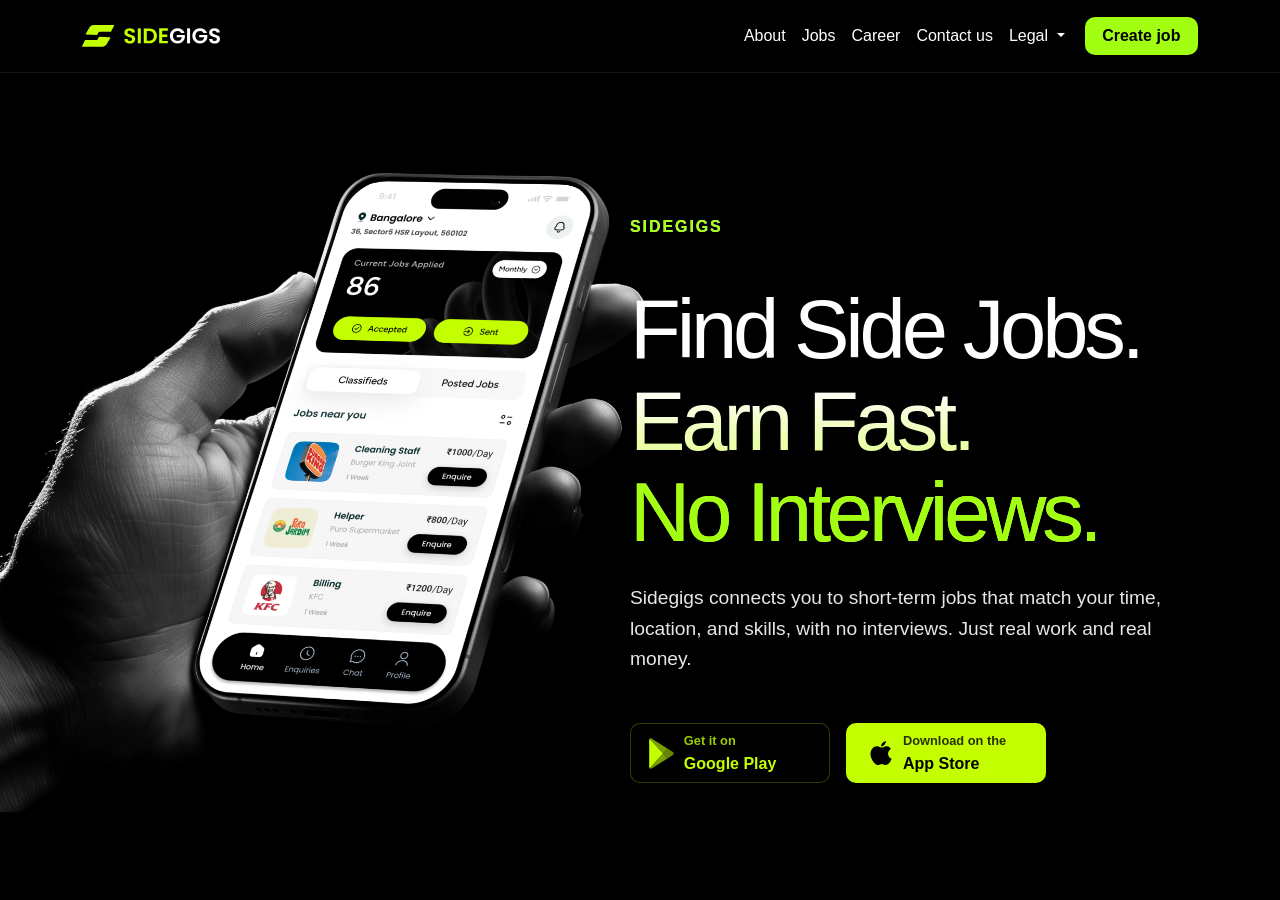
<file: index.html>
<!DOCTYPE html>
<html lang="en" prefix="og: https://ogp.me/ns#">

<head>
    <meta charset="UTF-8">
    <meta name="viewport" content="width=device-width, initial-scale=1.0">

    <!-- Favicon -->
    <link rel="icon" type="image/png" href="images/fav.png">
    <link rel="apple-touch-icon" href="images/fav.png">

    <!-- Primary SEO -->
    <title>Sidegigs – Part-Time Jobs &amp; Side Gigs in Kerala and India | No Interviews</title>
    <meta name="description"
        content="Find part-time jobs and side gigs in Kerala and across India with Sidegigs — weekend, evening and one-day work in Kochi, Kozhikode, Thiruvananthapuram, Bengaluru and more. No interview, quick to apply. Free on Android &amp; iOS.">
    <meta name="keywords"
        content="sidegigs, part time jobs Kerala, part time jobs Kochi, part time jobs Kozhikode, part time jobs Trivandrum, side gigs Kerala, weekend jobs Kerala, student part time jobs Kerala, sidegigs app, sidegigs india, sidegigs download, side gigs India, part time jobs India, part time jobs Kerala, gig jobs India, gig economy India, short term jobs India, student jobs India, earn money India, earn money part time, work from home India, freelance jobs India, casual jobs India, daily wage jobs India, wrkshift, sidegigs Kerala, sidegigs app download, sidegigs android, sidegigs ios, best gig app India, jobs without interview India">
    <meta name="author" content="Wrkshift Pvt. Ltd.">
    <meta name="robots" content="index, follow, max-snippet:-1, max-image-preview:large, max-video-preview:-1">
    <meta name="googlebot" content="index, follow">
    <meta name="theme-color" content="#C3FF00">
    <link rel="canonical" href="https://sidegigs.app/">
    <link rel="alternate" hreflang="en-in" href="https://sidegigs.app/">
    <link rel="alternate" hreflang="x-default" href="https://sidegigs.app/">

    <!-- Open Graph (Facebook, WhatsApp, LinkedIn) -->
    <meta property="og:type" content="website">
    <meta property="og:url" content="https://sidegigs.app/">
    <meta property="og:title" content="Sidegigs – Part-Time Jobs &amp; Side Gigs in Kerala and India">
    <meta property="og:description"
        content="Find part-time jobs and side gigs near you with the Sidegigs app. No interviews — just real work and real money. Download now on Android &amp; iOS.">
    <meta property="og:image" content="https://sidegigs.app/images/og-image.png">
    <meta property="og:image:width" content="1200">
    <meta property="og:image:height" content="630">
    <meta property="og:image:alt" content="Sidegigs – Part-Time &amp; Gig Jobs App India">
    <meta property="og:site_name" content="Sidegigs">
    <meta property="og:locale" content="en_IN">

    <!-- Twitter Card -->
    <meta name="twitter:card" content="summary_large_image">
    <meta name="twitter:site" content="@sidegigs">
    <meta name="twitter:title" content="Sidegigs – Part-Time Jobs &amp; Side Gigs in Kerala and India">
    <meta name="twitter:description"
        content="Find part-time jobs and side gigs near you with Sidegigs. No interviews. Just real work and real money. Download on Android &amp; iOS.">
    <meta name="twitter:image" content="https://sidegigs.app/images/og-image.png">
    <meta name="twitter:image:alt" content="Sidegigs App – Gig Jobs India">

    <!-- App Store Meta (for Google App Indexing) -->
    <meta name="apple-itunes-app" content="app-id=6767884076, app-argument=https://sidegigs.app/">
    <meta name="google-play-app" content="app-id=com.app.sidegigs">
    <link rel="alternate" href="android-app://com.app.sidegigs/https/sidegigs.app/">
    <link rel="alternate" href="ios-app://6767884076/https/sidegigs.app/">

    <!-- JSON-LD Structured Data: MobileApplication -->
    <script type="application/ld+json">
    {
      "@context": "https://schema.org",
      "@type": "MobileApplication",
      "name": "Sidegigs",
      "alternateName": ["Sidegigs App", "Sidegigs India", "Side Gigs"],
      "description": "Sidegigs is India's leading gig job platform connecting students and individuals with part-time, short-term, and side gig opportunities across India. No interviews — just real work and real money.",
      "url": "https://sidegigs.app",
      "applicationCategory": "BusinessApplication",
      "applicationSubCategory": "Job Search",
      "operatingSystem": "Android 5.0+, iOS 13+",
      "downloadUrl": "https://play.google.com/store/apps/details?id=com.app.sidegigs",
      "installUrl": "https://apps.apple.com/in/app/sidegigs/id6767884076",
      "inLanguage": "en-IN",
      "offers": { "@type": "Offer", "price": "0", "priceCurrency": "INR" },
      "countriesSupported": "IN",
      "screenshot": "https://sidegigs.app/images/og-image.png",
      "publisher": {
        "@type": "Organization",
        "name": "Wrkshift Pvt. Ltd.",
        "url": "https://sidegigs.app",
        "email": "contact@sidegigs.app",
        "logo": "https://sidegigs.app/images/logo.svg",
        "sameAs": [
          "https://play.google.com/store/apps/details?id=com.app.sidegigs",
          "https://apps.apple.com/in/app/sidegigs/id6767884076"
        ],
        "address": {
          "@type": "PostalAddress",
          "streetAddress": "Kakkalath House, Ramanathali",
          "addressLocality": "Ramanathali",
          "addressRegion": "Kerala",
          "postalCode": "670308",
          "addressCountry": "IN"
        }
      }
    }
    </script>

    <!-- JSON-LD Structured Data: WebSite (site name in Google) + Organization (logo) -->
    <script type="application/ld+json">
    {
      "@context": "https://schema.org",
      "@type": "WebSite",
      "name": "Sidegigs",
      "alternateName": ["Sidegigs App", "sidegigs.app"],
      "url": "https://sidegigs.app/",
      "description": "Part-time jobs and side gigs in Kerala and across India. No interviews."
    }
    </script>
    <script type="application/ld+json">
    {
      "@context": "https://schema.org",
      "@type": "Organization",
      "name": "Sidegigs",
      "legalName": "Wrkshift Pvt. Ltd.",
      "url": "https://sidegigs.app/",
      "logo": "https://sidegigs.app/images/fav.png",
      "email": "contact@sidegigs.app",
      "sameAs": [
        "https://play.google.com/store/apps/details?id=com.app.sidegigs",
        "https://apps.apple.com/in/app/sidegigs/id6767884076"
      ]
    }
    </script>

    <link href="https://cdn.jsdelivr.net/npm/bootstrap@5.3.0/dist/css/bootstrap.min.css" rel="stylesheet">
    <link href="https://cdnjs.cloudflare.com/ajax/libs/font-awesome/6.0.0/css/all.min.css" rel="stylesheet">
    <link rel="stylesheet" href="style.css">
</head>

<body>
    <!-- Navigation -->

    <nav class="navbar navbar-expand-lg fixed-top navbar-dark">
        <div class="container">
            <a class="navbar-brand" href="index.html">
                <img src="images/logo.svg" alt="Sidegigs Logo" class="navbar-logo">
            </a>
            <button class="navbar-toggler" type="button" data-bs-toggle="collapse"
                data-bs-target="#navbarSupportedContent" aria-controls="navbarSupportedContent" aria-expanded="false"
                aria-label="Toggle navigation">
                <span class="navbar-toggler-icon"></span>
            </button>
            <div class="collapse navbar-collapse ms-auto" id="navbarSupportedContent">
                <ul class="navbar-nav ms-auto mb-2 mb-lg-0">
                    <li class="nav-item">
                        <a class="nav-link" href="about.html">About</a>
                    </li>
                    <li class="nav-item">
                        <a class="nav-link" href="jobs.html">Jobs</a>
                    </li>
                    <li class="nav-item">
                        <a class="nav-link" href="career.html">Career</a>
                    </li>
                    <li class="nav-item">
                        <a class="nav-link" href="mailto:contact@sidegigs.app">Contact us</a>
                    </li>
                    <li class="nav-item dropdown">
                        <a class="nav-link dropdown-toggle" href="#" id="navbarDropdown" role="button"
                            data-bs-toggle="dropdown" aria-expanded="false">
                            Legal
                        </a>
                        <ul class="dropdown-menu" aria-labelledby="navbarDropdown">
                            <li><a class="dropdown-item" href="privacy-policy.html">Privacy Policy</a></li>
                            <li><a class="dropdown-item" href="terms-conditions.html">Terms and Conditions</a></li>
                        </ul>
                    </li>
                    <li class="nav-item nav-cta-item">
                        <a class="nav-cta" href="business.html">Create job</a>
                    </li>
                </ul>
            </div>
        </div>
    </nav>

    <!-- Hero Section -->
    <section class="hero-section">
        <div class="floating-elements d-none">
            <div class="floating-circle"></div>
            <div class="floating-circle"></div>
            <div class="floating-circle"></div>
        </div>

        <img src="images/hand.png" alt="App Store" class="hand-mob">

        <div class="container">
            <div class="row align-items-center">
                <div class="col-md-8 col-lg-7 ms-auto">
                    <div class="hero-content ms-auto">
                        <h1>
                            <span class="hero-brand">Sidegigs</span>
                            Find Side Jobs.<br>
                            Earn Fast.<br>
                            <span class="highlight">No Interviews.</span>
                        </h1>
                        <p class="hero-description">
                            Sidegigs connects you to short-term jobs that match your time, location, and skills, with
                            no interviews. Just real work and real money.
                        </p>
                        <div class="download-buttons">
                            <a href="https://play.google.com/store/apps/details?id=com.app.sidegigs" target="_blank" rel="noopener noreferrer" class="download-btn google-play">
                                <img src="images/google-play-icon.svg" alt="Google Play" class="download-icon">
                                <div class="download-text">
                                    <small>Get it on</small>
                                    Google Play
                                </div>
                            </a>
                            <a href="https://apps.apple.com/in/app/sidegigs/id6767884076" target="_blank" rel="noopener noreferrer" class="download-btn app-store">
                                <img src="images/apple-icon.svg" alt="App Store" class="download-icon">
                                <div class="download-text">
                                    <small>Download on the</small>
                                    App Store
                                </div>
                            </a>
                        </div>


                    </div>
                </div>
            </div>
        </div>
    </section>

    <script src="https://cdn.jsdelivr.net/npm/bootstrap@5.3.0/dist/js/bootstrap.bundle.min.js"></script>
    <script src="script.js"></script>
</body>

</html>
</file>
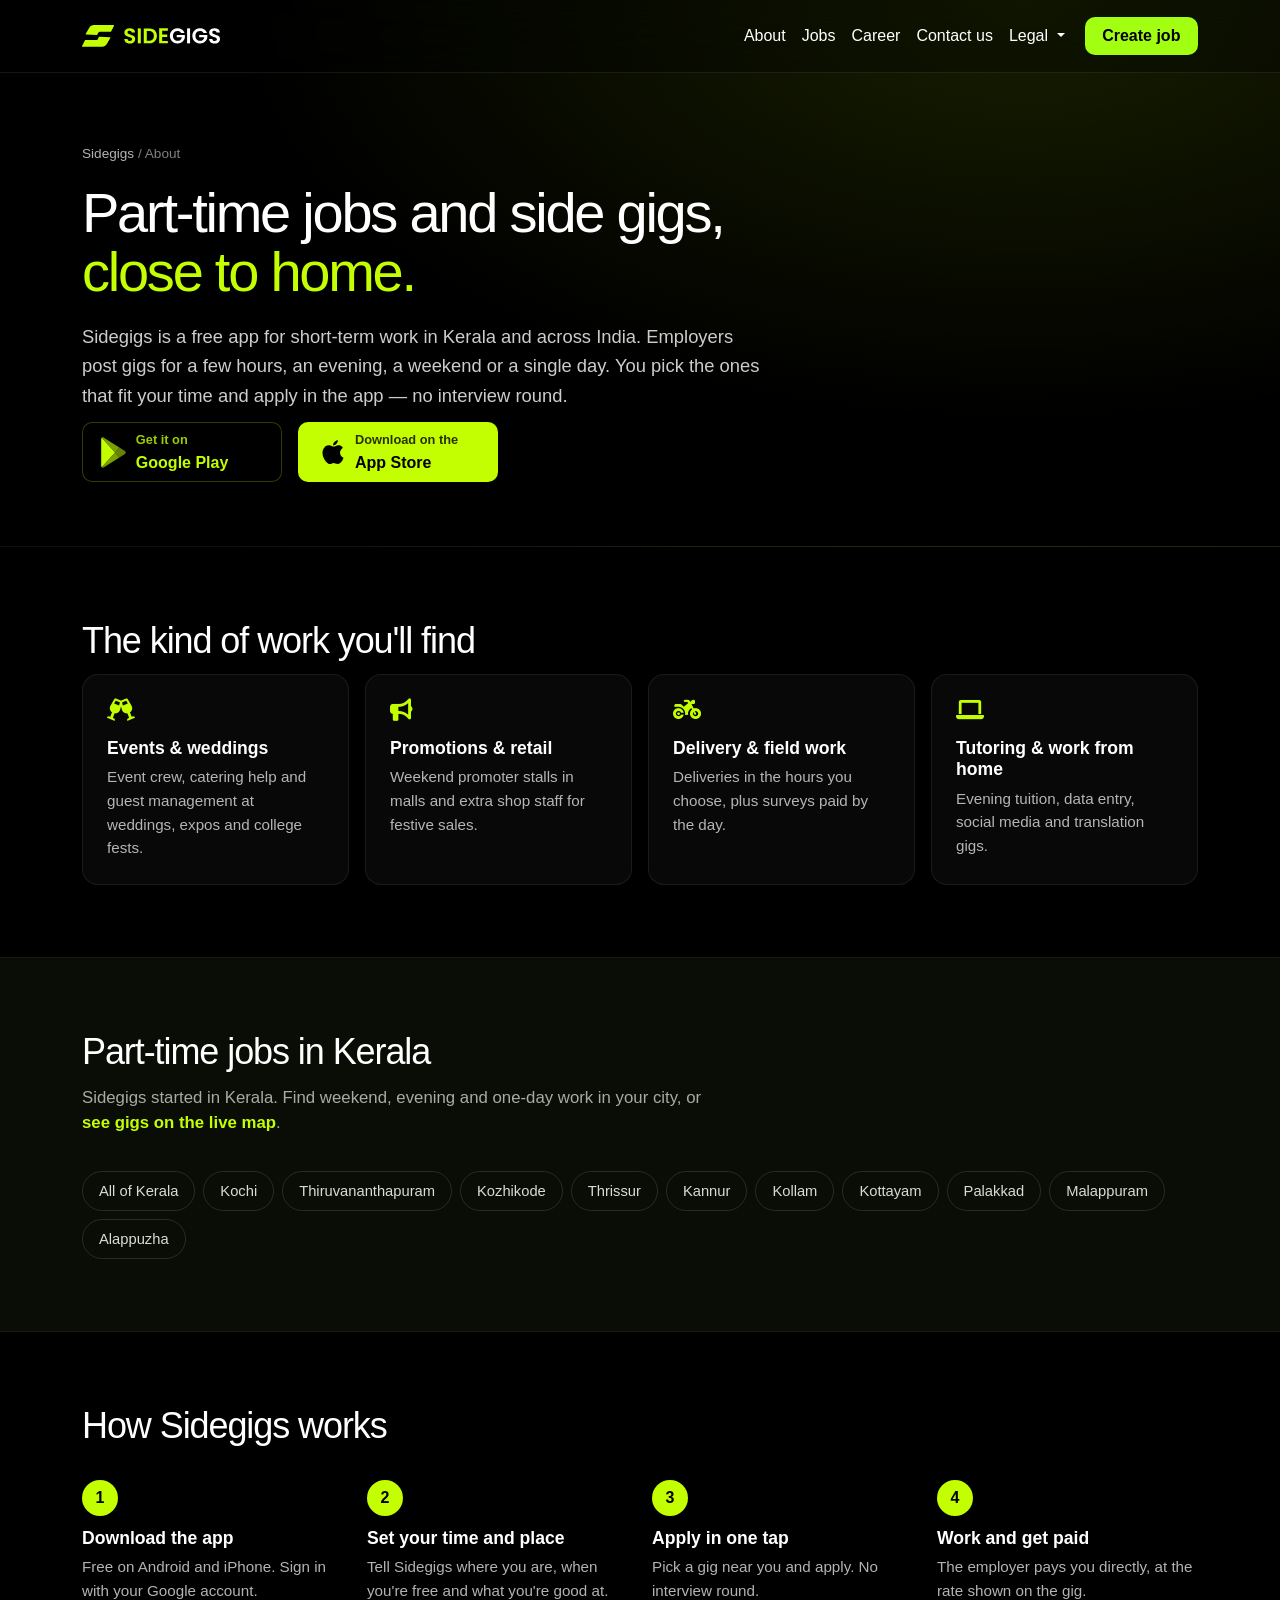
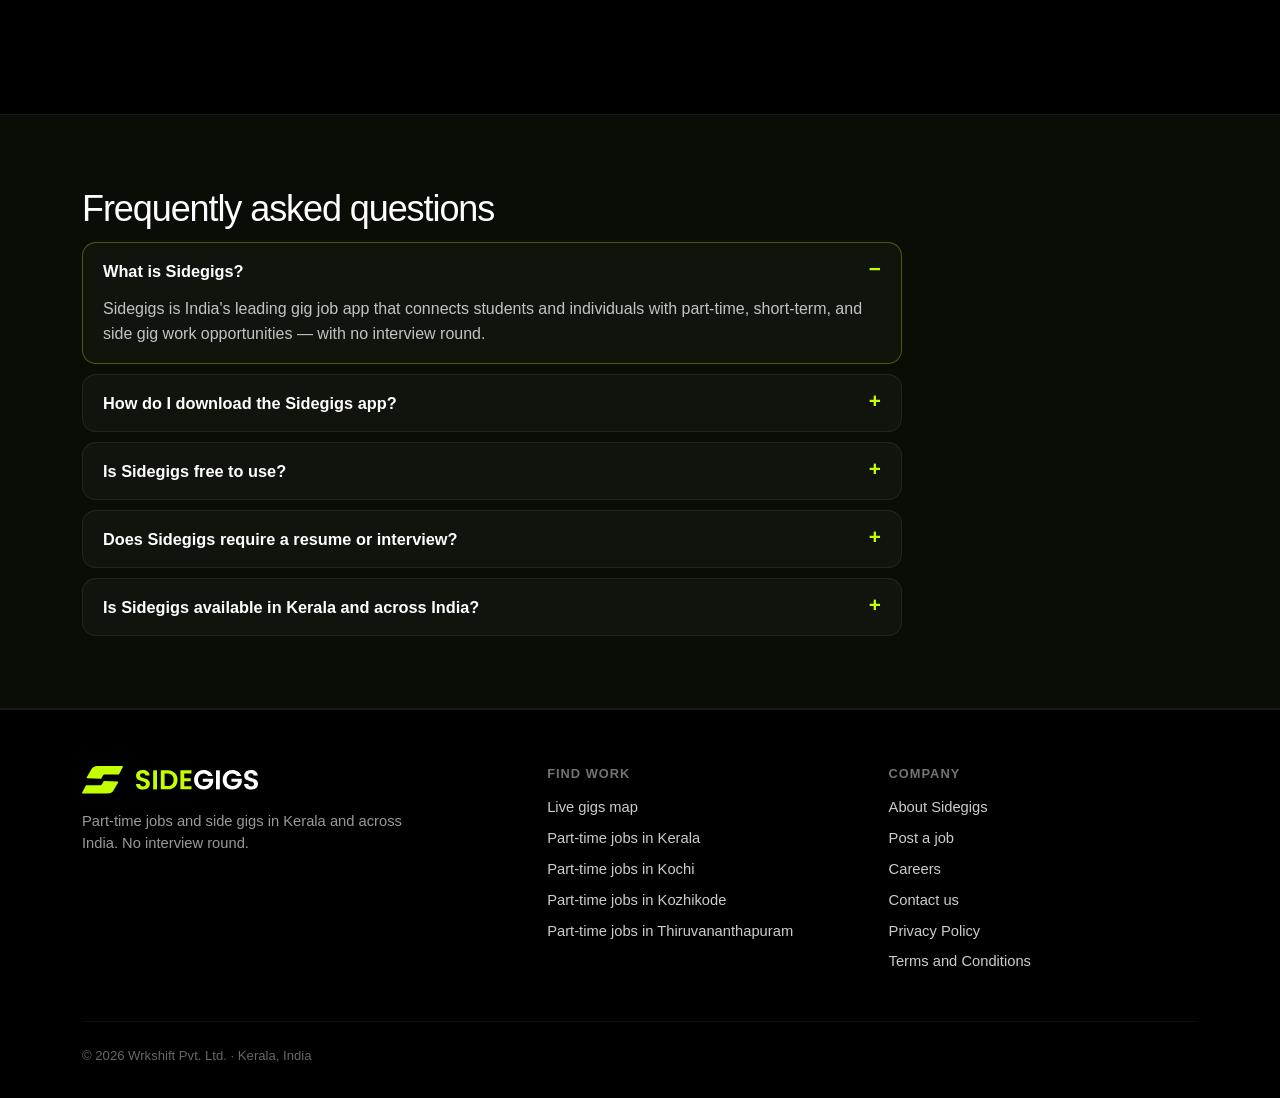
<file: about.html>
<!DOCTYPE html>
<html lang="en" prefix="og: https://ogp.me/ns#">

<head>
    <meta charset="UTF-8">
    <meta name="viewport" content="width=device-width, initial-scale=1.0">

    <!-- Favicon -->
    <link rel="icon" type="image/png" href="images/fav.png">
    <link rel="apple-touch-icon" href="images/fav.png">

    <!-- Primary SEO -->
    <title>About Sidegigs – Part-Time Jobs &amp; Side Gigs in Kerala and India</title>
    <meta name="description"
        content="Sidegigs is a free app for part-time jobs and side gigs in Kerala and across India — events, promotions, delivery, tutoring and work from home. See how it works and get answers to common questions.">
    <meta name="author" content="Wrkshift Pvt. Ltd.">
    <meta name="robots" content="index, follow, max-snippet:-1, max-image-preview:large">
    <meta name="theme-color" content="#C3FF00">
    <link rel="canonical" href="https://sidegigs.app/about.html">
    <link rel="alternate" hreflang="en-in" href="https://sidegigs.app/about.html">

    <!-- Open Graph -->
    <meta property="og:type" content="website">
    <meta property="og:url" content="https://sidegigs.app/about.html">
    <meta property="og:title" content="About Sidegigs – Part-Time Jobs &amp; Side Gigs Near You">
    <meta property="og:description"
        content="A free app for short-term work in Kerala and across India. See how Sidegigs works.">
    <meta property="og:image" content="https://sidegigs.app/images/og-image.png">
    <meta property="og:image:width" content="1200">
    <meta property="og:image:height" content="630">
    <meta property="og:image:alt" content="About Sidegigs">
    <meta property="og:site_name" content="Sidegigs">
    <meta property="og:locale" content="en_IN">

    <!-- Twitter Card -->
    <meta name="twitter:card" content="summary_large_image">
    <meta name="twitter:title" content="About Sidegigs – Part-Time Jobs &amp; Side Gigs Near You">
    <meta name="twitter:description" content="A free app for short-term work in Kerala and across India.">
    <meta name="twitter:image" content="https://sidegigs.app/images/og-image.png">

    <!-- JSON-LD: Breadcrumbs -->
    <script type="application/ld+json">
    {
      "@context": "https://schema.org",
      "@type": "BreadcrumbList",
      "itemListElement": [
        { "@type": "ListItem", "position": 1, "name": "Sidegigs", "item": "https://sidegigs.app/" },
        { "@type": "ListItem", "position": 2, "name": "About", "item": "https://sidegigs.app/about.html" }
      ]
    }
    </script>

    <!-- JSON-LD: FAQ (matches the questions shown on the page) -->
    <script type="application/ld+json">
    {
      "@context": "https://schema.org",
      "@type": "FAQPage",
      "mainEntity": [
        {
          "@type": "Question",
          "name": "What is Sidegigs?",
          "acceptedAnswer": {
            "@type": "Answer",
            "text": "Sidegigs is India's leading gig job app that connects students and individuals with part-time, short-term, and side gig work opportunities — with no interview round."
          }
        },
        {
          "@type": "Question",
          "name": "How do I download the Sidegigs app?",
          "acceptedAnswer": {
            "@type": "Answer",
            "text": "You can download the Sidegigs app on Android from the Google Play Store at https://play.google.com/store/apps/details?id=com.app.sidegigs and on iOS from the App Store at https://apps.apple.com/in/app/sidegigs/id6767884076"
          }
        },
        {
          "@type": "Question",
          "name": "Is Sidegigs free to use?",
          "acceptedAnswer": {
            "@type": "Answer",
            "text": "Yes, the Sidegigs app is completely free to download and use for finding part-time and gig jobs in India."
          }
        },
        {
          "@type": "Question",
          "name": "Does Sidegigs require a resume or interview?",
          "acceptedAnswer": {
            "@type": "Answer",
            "text": "There is no interview round for gigs on Sidegigs. Some employers may ask for a resume before they hire, so it helps to keep one ready. Download the app, browse jobs near you and apply."
          }
        },
        {
          "@type": "Question",
          "name": "Is Sidegigs available in Kerala and across India?",
          "acceptedAnswer": {
            "@type": "Answer",
            "text": "Yes, Sidegigs is available across India, including Kerala, with part-time and gig jobs listed in multiple cities and regions."
          }
        }
      ]
    }
    </script>

    <link href="https://cdn.jsdelivr.net/npm/bootstrap@5.3.0/dist/css/bootstrap.min.css" rel="stylesheet">
    <link href="https://cdnjs.cloudflare.com/ajax/libs/font-awesome/6.0.0/css/all.min.css" rel="stylesheet">
    <link rel="stylesheet" href="style.css">
</head>

<body>
    <!-- Navigation -->
    <nav class="navbar navbar-expand-lg fixed-top navbar-dark">
        <div class="container">
            <a class="navbar-brand" href="index.html">
                <img src="images/logo.svg" alt="Sidegigs Logo" class="navbar-logo">
            </a>
            <button class="navbar-toggler" type="button" data-bs-toggle="collapse"
                data-bs-target="#navbarSupportedContent" aria-controls="navbarSupportedContent" aria-expanded="false"
                aria-label="Toggle navigation">
                <span class="navbar-toggler-icon"></span>
            </button>
            <div class="collapse navbar-collapse ms-auto" id="navbarSupportedContent">
                <ul class="navbar-nav ms-auto mb-2 mb-lg-0">
                    <li class="nav-item">
                        <a class="nav-link active" aria-current="page" href="about.html">About</a>
                    </li>
                    <li class="nav-item">
                        <a class="nav-link" href="jobs.html">Jobs</a>
                    </li>
                    <li class="nav-item">
                        <a class="nav-link" href="career.html">Career</a>
                    </li>
                    <li class="nav-item">
                        <a class="nav-link" href="mailto:contact@sidegigs.app">Contact us</a>
                    </li>
                    <li class="nav-item dropdown">
                        <a class="nav-link dropdown-toggle" href="#" id="navbarDropdown" role="button"
                            data-bs-toggle="dropdown" aria-expanded="false">
                            Legal
                        </a>
                        <ul class="dropdown-menu" aria-labelledby="navbarDropdown">
                            <li><a class="dropdown-item" href="privacy-policy.html">Privacy Policy</a></li>
                            <li><a class="dropdown-item" href="terms-conditions.html">Terms and Conditions</a></li>
                        </ul>
                    </li>
                    <li class="nav-item nav-cta-item">
                        <a class="nav-cta" href="business.html">Create job</a>
                    </li>
                </ul>
            </div>
        </div>
    </nav>

    <main class="seo-page">
        <!-- What Sidegigs is -->
        <header class="seo-hero">
            <div class="container">
                <nav class="seo-breadcrumb" aria-label="Breadcrumb">
                    <a href="index.html">Sidegigs</a> <span aria-hidden="true">/</span> <span>About</span>
                </nav>
                <h1>Part-time jobs and side gigs,<br><span class="highlight">close to home.</span></h1>
                <p class="seo-lead">Sidegigs is a free app for short-term work in Kerala and across India.
                    Employers post gigs for a few hours, an evening, a weekend or a single day. You pick the ones that
                    fit your time and apply in the app — no interview round.</p>
                <div class="download-buttons">
                    <a href="https://play.google.com/store/apps/details?id=com.app.sidegigs" target="_blank" rel="noopener noreferrer" class="download-btn google-play">
                        <img src="images/google-play-icon.svg" alt="" class="download-icon">
                        <div class="download-text"><small>Get it on</small>Google Play</div>
                    </a>
                    <a href="https://apps.apple.com/in/app/sidegigs/id6767884076" target="_blank" rel="noopener noreferrer" class="download-btn app-store">
                        <img src="images/apple-icon.svg" alt="" class="download-icon">
                        <div class="download-text"><small>Download on the</small>App Store</div>
                    </a>
                </div>
            </div>
        </header>

        <!-- Kinds of work -->
        <section class="seo-section">
            <div class="container">
                <h2>The kind of work you'll find</h2>
                <div class="seo-grid">
                    <article class="seo-card">
                        <i class="fas fa-champagne-glasses" aria-hidden="true"></i>
                        <h3>Events &amp; weddings</h3>
                        <p>Event crew, catering help and guest management at weddings, expos and college fests.</p>
                    </article>
                    <article class="seo-card">
                        <i class="fas fa-bullhorn" aria-hidden="true"></i>
                        <h3>Promotions &amp; retail</h3>
                        <p>Weekend promoter stalls in malls and extra shop staff for festive sales.</p>
                    </article>
                    <article class="seo-card">
                        <i class="fas fa-motorcycle" aria-hidden="true"></i>
                        <h3>Delivery &amp; field work</h3>
                        <p>Deliveries in the hours you choose, plus surveys paid by the day.</p>
                    </article>
                    <article class="seo-card">
                        <i class="fas fa-laptop" aria-hidden="true"></i>
                        <h3>Tutoring &amp; work from home</h3>
                        <p>Evening tuition, data entry, social media and translation gigs.</p>
                    </article>
                </div>
            </div>
        </section>

        <!-- Kerala -->
        <section class="seo-section seo-section-alt">
            <div class="container">
                <h2>Part-time jobs in Kerala</h2>
                <p class="seo-section-lead">Sidegigs started in Kerala. Find weekend, evening and one-day work in your
                    city, or <a class="seo-inline-link" href="jobs.html">see gigs on the live map</a>.</p>
                <div class="seo-city-links">
                    <a href="part-time-jobs-kerala.html">All of Kerala</a>
                    <a href="part-time-jobs-kerala.html#kochi">Kochi</a>
                    <a href="part-time-jobs-kerala.html#thiruvananthapuram">Thiruvananthapuram</a>
                    <a href="part-time-jobs-kerala.html#kozhikode">Kozhikode</a>
                    <a href="part-time-jobs-kerala.html#thrissur">Thrissur</a>
                    <a href="part-time-jobs-kerala.html#kannur">Kannur</a>
                    <a href="part-time-jobs-kerala.html#kollam">Kollam</a>
                    <a href="part-time-jobs-kerala.html#kottayam">Kottayam</a>
                    <a href="part-time-jobs-kerala.html#palakkad">Palakkad</a>
                    <a href="part-time-jobs-kerala.html#malappuram">Malappuram</a>
                    <a href="part-time-jobs-kerala.html#alappuzha">Alappuzha</a>
                </div>
            </div>
        </section>

        <!-- How it works -->
        <section class="seo-section">
            <div class="container">
                <h2>How Sidegigs works</h2>
                <ol class="seo-steps">
                    <li>
                        <h3>Download the app</h3>
                        <p>Free on Android and iPhone. Sign in with your Google account.</p>
                    </li>
                    <li>
                        <h3>Set your time and place</h3>
                        <p>Tell Sidegigs where you are, when you're free and what you're good at.</p>
                    </li>
                    <li>
                        <h3>Apply in one tap</h3>
                        <p>Pick a gig near you and apply. No interview round.</p>
                    </li>
                    <li>
                        <h3>Work and get paid</h3>
                        <p>The employer pays you directly, at the rate shown on the gig.</p>
                    </li>
                </ol>
            </div>
        </section>

        <!-- FAQ (same questions as the FAQPage data in the head) -->
        <section class="seo-section seo-section-alt">
            <div class="container">
                <h2>Frequently asked questions</h2>
                <div class="seo-faq">
                    <details open>
                        <summary>What is Sidegigs?</summary>
                        <p>Sidegigs is India's leading gig job app that connects students and individuals with
                            part-time, short-term, and side gig work opportunities — with no interview round.</p>
                    </details>
                    <details>
                        <summary>How do I download the Sidegigs app?</summary>
                        <p>You can download the Sidegigs app on Android from the
                            <a class="link" href="https://play.google.com/store/apps/details?id=com.app.sidegigs" target="_blank" rel="noopener noreferrer">Google Play Store</a>
                            and on iOS from the
                            <a class="link" href="https://apps.apple.com/in/app/sidegigs/id6767884076" target="_blank" rel="noopener noreferrer">App Store</a>.</p>
                    </details>
                    <details>
                        <summary>Is Sidegigs free to use?</summary>
                        <p>Yes, the Sidegigs app is completely free to download and use for finding part-time and gig
                            jobs in India.</p>
                    </details>
                    <details>
                        <summary>Does Sidegigs require a resume or interview?</summary>
                        <p>There is no interview round for gigs on Sidegigs. Some employers may ask for a resume before
                            they hire, so it helps to keep one ready. Download the app, browse jobs near you and apply.</p>
                    </details>
                    <details>
                        <summary>Is Sidegigs available in Kerala and across India?</summary>
                        <p>Yes, Sidegigs is available across India, including Kerala, with part-time and gig jobs
                            listed in multiple cities and regions.
                            <a class="link" href="part-time-jobs-kerala.html">See part-time jobs in Kerala</a>.</p>
                    </details>
                </div>
            </div>
        </section>
    </main>

    <!-- Footer -->
    <footer class="site-footer">
        <div class="container">
            <div class="site-footer-grid">
                <div class="site-footer-brand">
                    <img src="images/logo.svg" alt="Sidegigs" class="navbar-logo">
                    <p>Part-time jobs and side gigs in Kerala and across India. No interview round.</p>
                </div>
                <nav aria-label="Find work">
                    <h2>Find work</h2>
                    <a href="jobs.html">Live gigs map</a>
                    <a href="part-time-jobs-kerala.html">Part-time jobs in Kerala</a>
                    <a href="part-time-jobs-kerala.html#kochi">Part-time jobs in Kochi</a>
                    <a href="part-time-jobs-kerala.html#kozhikode">Part-time jobs in Kozhikode</a>
                    <a href="part-time-jobs-kerala.html#thiruvananthapuram">Part-time jobs in Thiruvananthapuram</a>
                </nav>
                <nav aria-label="Company">
                    <h2>Company</h2>
                    <a href="about.html">About Sidegigs</a>
                    <a href="business.html">Post a job</a>
                    <a href="career.html">Careers</a>
                    <a href="mailto:contact@sidegigs.app">Contact us</a>
                    <a href="privacy-policy.html">Privacy Policy</a>
                    <a href="terms-conditions.html">Terms and Conditions</a>
                </nav>
            </div>
            <p class="site-footer-legal">© 2026 Wrkshift Pvt. Ltd. · Kerala, India</p>
        </div>
    </footer>

    <script src="https://cdn.jsdelivr.net/npm/bootstrap@5.3.0/dist/js/bootstrap.bundle.min.js"></script>
    <script src="script.js"></script>
</body>

</html>
</file>
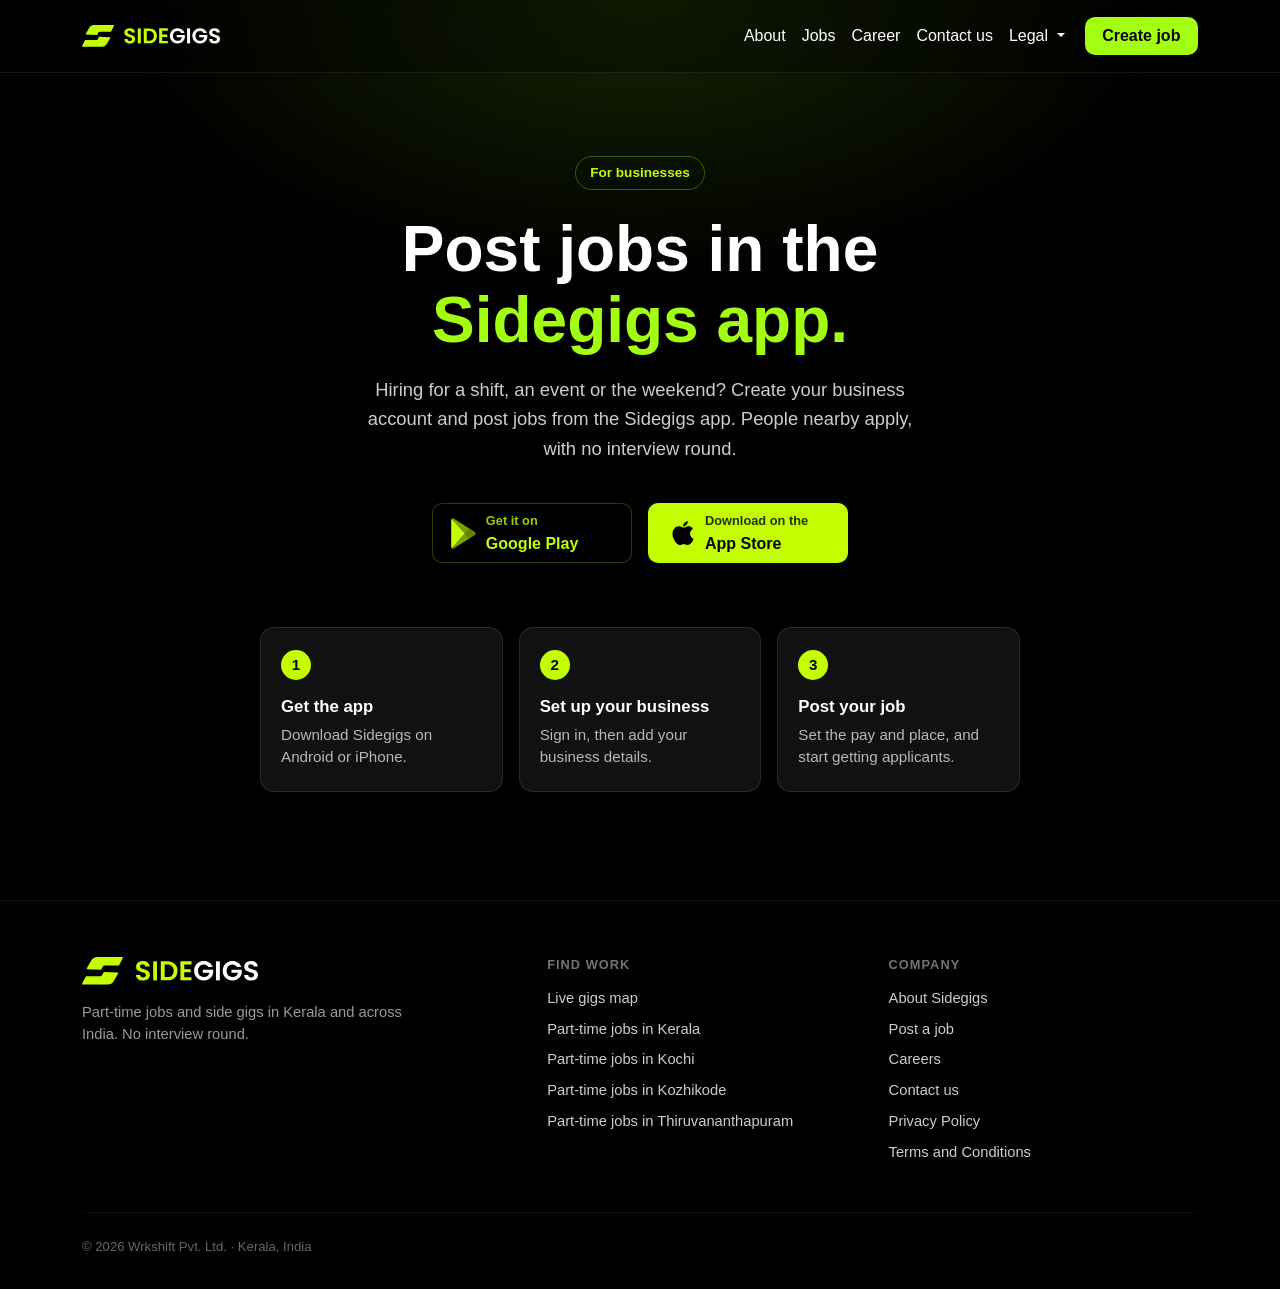
<file: business.html>
<!DOCTYPE html>
<html lang="en">

<head>
    <meta charset="UTF-8">
    <meta name="viewport" content="width=device-width, initial-scale=1.0">

    <link rel="icon" type="image/png" href="images/fav.png">
    <link rel="apple-touch-icon" href="images/fav.png">

    <title>Post a Job on Sidegigs – Hire Part-Time Staff in Kerala &amp; India</title>
    <meta name="description"
        content="Hire part-time and gig workers with Sidegigs. Download the Sidegigs app on Android or iPhone, create your business account and post a job in minutes.">
    <meta name="robots" content="index, follow, max-image-preview:large">
    <meta name="theme-color" content="#C3FF00">
    <link rel="canonical" href="https://sidegigs.app/business.html">

    <meta property="og:type" content="website">
    <meta property="og:url" content="https://sidegigs.app/business.html">
    <meta property="og:title" content="Post a Job on Sidegigs">
    <meta property="og:description" content="Hire part-time and gig workers. Post your job in the Sidegigs app.">
    <meta property="og:image" content="https://sidegigs.app/images/og-image.png">
    <meta property="og:site_name" content="Sidegigs">
    <meta name="twitter:card" content="summary_large_image">

    <link href="https://cdn.jsdelivr.net/npm/bootstrap@5.3.0/dist/css/bootstrap.min.css" rel="stylesheet">
    <link href="https://cdnjs.cloudflare.com/ajax/libs/font-awesome/6.0.0/css/all.min.css" rel="stylesheet">
    <link rel="stylesheet" href="style.css">
    <link rel="stylesheet" href="business.css">
</head>

<body>
    <!-- Navigation -->
    <nav class="navbar navbar-expand-lg fixed-top navbar-dark">
        <div class="container">
            <a class="navbar-brand" href="index.html">
                <img src="images/logo.svg" alt="Sidegigs Logo" class="navbar-logo">
            </a>
            <button class="navbar-toggler" type="button" data-bs-toggle="collapse"
                data-bs-target="#navbarSupportedContent" aria-controls="navbarSupportedContent" aria-expanded="false"
                aria-label="Toggle navigation">
                <span class="navbar-toggler-icon"></span>
            </button>
            <div class="collapse navbar-collapse ms-auto" id="navbarSupportedContent">
                <ul class="navbar-nav ms-auto mb-2 mb-lg-0">
                    <li class="nav-item">
                        <a class="nav-link" href="about.html">About</a>
                    </li>
                    <li class="nav-item">
                        <a class="nav-link" href="jobs.html">Jobs</a>
                    </li>
                    <li class="nav-item">
                        <a class="nav-link" href="career.html">Career</a>
                    </li>
                    <li class="nav-item">
                        <a class="nav-link" href="mailto:contact@sidegigs.app">Contact us</a>
                    </li>
                    <li class="nav-item dropdown">
                        <a class="nav-link dropdown-toggle" href="#" id="navbarDropdown" role="button"
                            data-bs-toggle="dropdown" aria-expanded="false">
                            Legal
                        </a>
                        <ul class="dropdown-menu" aria-labelledby="navbarDropdown">
                            <li><a class="dropdown-item" href="privacy-policy.html">Privacy Policy</a></li>
                            <li><a class="dropdown-item" href="terms-conditions.html">Terms and Conditions</a></li>
                        </ul>
                    </li>
                    <li class="nav-item nav-cta-item">
                        <a class="nav-cta" href="business.html" aria-current="page">Create job</a>
                    </li>
                </ul>
            </div>
        </div>
    </nav>

    <main class="biz-main">
        <section class="biz-hero" aria-labelledby="bizTitle">
            <span class="biz-eyebrow">For businesses</span>
            <h1 id="bizTitle">Post jobs in the<br><span class="highlight">Sidegigs app.</span></h1>
            <p class="biz-lead">Hiring for a shift, an event or the weekend? Create your business account and post
                jobs from the Sidegigs app. People nearby apply, with no interview round.</p>

            <div class="download-buttons biz-stores">
                <a href="https://play.google.com/store/apps/details?id=com.app.sidegigs" target="_blank"
                    rel="noopener noreferrer" class="download-btn google-play">
                    <img src="images/google-play-icon.svg" alt="" class="download-icon">
                    <div class="download-text">
                        <small>Get it on</small>
                        Google Play
                    </div>
                </a>
                <a href="https://apps.apple.com/in/app/sidegigs/id6767884076" target="_blank"
                    rel="noopener noreferrer" class="download-btn app-store">
                    <img src="images/apple-icon.svg" alt="" class="download-icon">
                    <div class="download-text">
                        <small>Download on the</small>
                        App Store
                    </div>
                </a>
            </div>

            <ol class="biz-steps">
                <li><span>1</span><strong>Get the app</strong>Download Sidegigs on Android or iPhone.</li>
                <li><span>2</span><strong>Set up your business</strong>Sign in, then add your business details.</li>
                <li><span>3</span><strong>Post your job</strong>Set the pay and place, and start getting applicants.</li>
            </ol>
        </section>
    </main>

    <footer class="site-footer">
        <div class="container">
            <div class="site-footer-grid">
                <div class="site-footer-brand">
                    <img src="images/logo.svg" alt="Sidegigs" class="navbar-logo">
                    <p>Part-time jobs and side gigs in Kerala and across India. No interview round.</p>
                </div>
                <nav aria-label="Find work">
                    <h2>Find work</h2>
                    <a href="jobs.html">Live gigs map</a>
                    <a href="part-time-jobs-kerala.html">Part-time jobs in Kerala</a>
                    <a href="part-time-jobs-kerala.html#kochi">Part-time jobs in Kochi</a>
                    <a href="part-time-jobs-kerala.html#kozhikode">Part-time jobs in Kozhikode</a>
                    <a href="part-time-jobs-kerala.html#thiruvananthapuram">Part-time jobs in Thiruvananthapuram</a>
                </nav>
                <nav aria-label="Company">
                    <h2>Company</h2>
                    <a href="about.html">About Sidegigs</a>
                    <a href="business.html">Post a job</a>
                    <a href="career.html">Careers</a>
                    <a href="mailto:contact@sidegigs.app">Contact us</a>
                    <a href="privacy-policy.html">Privacy Policy</a>
                    <a href="terms-conditions.html">Terms and Conditions</a>
                </nav>
            </div>
            <p class="site-footer-legal">© 2026 Wrkshift Pvt. Ltd. · Kerala, India</p>
        </div>
    </footer>

    <script src="https://cdn.jsdelivr.net/npm/bootstrap@5.3.0/dist/js/bootstrap.bundle.min.js"></script>
    <script src="script.js"></script>
</body>

</html>
</file>
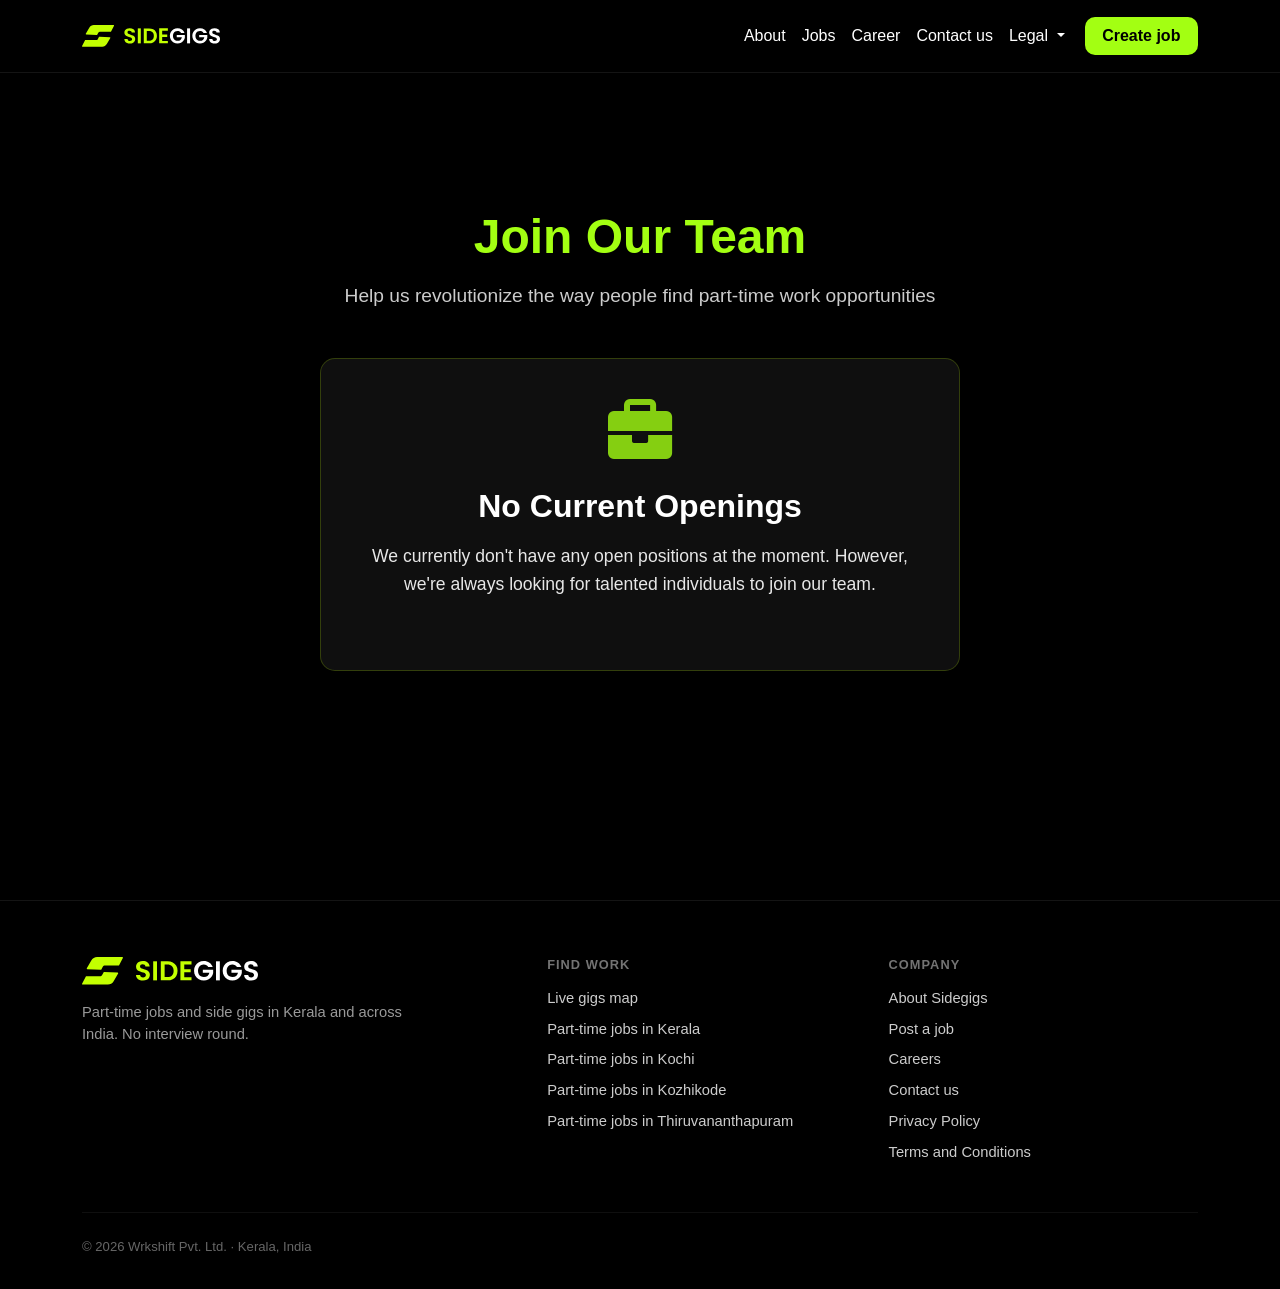
<file: career.html>
<!DOCTYPE html>
<html lang="en" prefix="og: https://ogp.me/ns#">

<head>
    <meta charset="UTF-8">
    <meta name="viewport" content="width=device-width, initial-scale=1.0">

    <!-- Favicon -->
    <link rel="icon" type="image/png" href="images/fav.png">
    <link rel="apple-touch-icon" href="images/fav.png">

    <!-- Primary SEO -->
    <title>Careers at Sidegigs – Join India's Top Gig Job Platform | Wrkshift Pvt. Ltd.</title>
    <meta name="description"
        content="Join the Sidegigs team at Wrkshift Pvt. Ltd. in Kerala, India. Help us build India's #1 gig job app connecting students and workers with part-time jobs. View open positions at Sidegigs.">
    <meta name="keywords"
        content="sidegigs careers, sidegigs jobs, Wrkshift jobs, sidegigs india team, gig platform jobs India, jobs in Kerala startup, sidegigs app team, wrkshift pvt ltd careers, tech jobs Kerala, startup jobs India">
    <meta name="author" content="Wrkshift Pvt. Ltd.">
    <meta name="robots" content="index, follow, max-snippet:-1, max-image-preview:large">
    <meta name="googlebot" content="index, follow">
    <meta name="theme-color" content="#C3FF00">
    <link rel="canonical" href="https://sidegigs.app/career.html">
    <link rel="alternate" hreflang="en-in" href="https://sidegigs.app/career.html">

    <!-- Open Graph -->
    <meta property="og:type" content="website">
    <meta property="og:url" content="https://sidegigs.app/career.html">
    <meta property="og:title" content="Careers at Sidegigs – Join India's Top Gig Job Platform">
    <meta property="og:description"
        content="Join the Sidegigs team and help revolutionize part-time and gig work in India. View open positions at Wrkshift Pvt. Ltd., Kerala.">
    <meta property="og:image" content="https://sidegigs.app/images/og-image.png">
    <meta property="og:image:alt" content="Sidegigs Careers – Wrkshift Pvt. Ltd.">
    <meta property="og:site_name" content="Sidegigs">

    <!-- Twitter Card -->
    <meta name="twitter:card" content="summary_large_image">
    <meta name="twitter:title" content="Careers at Sidegigs – Join India's Top Gig Job Platform">
    <meta name="twitter:description" content="Help us build India's #1 gig job app. View open positions at Wrkshift Pvt. Ltd.">
    <meta name="twitter:image" content="https://sidegigs.app/images/og-image.png">

    <!-- JSON-LD: Organization -->
    <script type="application/ld+json">
    {
      "@context": "https://schema.org",
      "@type": "Organization",
      "name": "Wrkshift Pvt. Ltd.",
      "alternateName": "Sidegigs",
      "url": "https://sidegigs.app",
      "logo": "https://sidegigs.app/images/logo.svg",
      "email": "contact@sidegigs.app",
      "description": "Wrkshift Pvt. Ltd. is the company behind Sidegigs, India's leading gig job platform connecting students and individuals with part-time jobs.",
      "sameAs": [
        "https://play.google.com/store/apps/details?id=com.app.sidegigs",
        "https://apps.apple.com/in/app/sidegigs/id6767884076"
      ],
      "address": {
        "@type": "PostalAddress",
        "streetAddress": "Kakkalath House, Ramanathali",
        "addressLocality": "Ramanathali",
        "addressRegion": "Kerala",
        "postalCode": "670308",
        "addressCountry": "IN"
      }
    }
    </script>

    <link href="https://cdn.jsdelivr.net/npm/bootstrap@5.3.0/dist/css/bootstrap.min.css" rel="stylesheet">
    <link href="https://cdnjs.cloudflare.com/ajax/libs/font-awesome/6.0.0/css/all.min.css" rel="stylesheet">
    <link rel="stylesheet" href="style.css">
</head>

<body>
    <!-- Navigation -->
    <nav class="navbar navbar-expand-lg fixed-top navbar-dark">
        <div class="container">
            <a class="navbar-brand" href="index.html">
                <img src="images/logo.svg" alt="Sidegigs Logo" class="navbar-logo">
            </a>
            <button class="navbar-toggler" type="button" data-bs-toggle="collapse"
                data-bs-target="#navbarSupportedContent" aria-controls="navbarSupportedContent" aria-expanded="false"
                aria-label="Toggle navigation">
                <span class="navbar-toggler-icon"></span>
            </button>
            <div class="collapse navbar-collapse ms-auto" id="navbarSupportedContent">
                <ul class="navbar-nav ms-auto mb-2 mb-lg-0">
                    <li class="nav-item">
                        <a class="nav-link" href="about.html">About</a>
                    </li>
                    <li class="nav-item">
                        <a class="nav-link" href="jobs.html">Jobs</a>
                    </li>
                    <li class="nav-item">
                        <a class="nav-link active" aria-current="page" href="career.html">Career</a>
                    </li>
                    <li class="nav-item">
                        <a class="nav-link" href="mailto:contact@sidegigs.app">Contact us</a>
                    </li>
                    <li class="nav-item dropdown">
                        <a class="nav-link dropdown-toggle" href="#" id="navbarDropdown" role="button"
                            data-bs-toggle="dropdown" aria-expanded="false">
                            Legal
                        </a>
                        <ul class="dropdown-menu" aria-labelledby="navbarDropdown">
                            <li><a class="dropdown-item" href="privacy-policy.html">Privacy Policy</a></li>
                            <li><a class="dropdown-item" href="terms-conditions.html">Terms and Conditions</a></li>
                        </ul>
                    </li>
                    <li class="nav-item nav-cta-item">
                        <a class="nav-cta" href="business.html">Create job</a>
                    </li>
                </ul>
            </div>
        </div>
    </nav>

    <!-- Career Content -->
    <section class="career-section">
        <div class="container">
            <div class="row justify-content-center">
                <div class="col-lg-8">
                    <div class="career-content">
                        <h1>Join Our Team</h1>
                        <p class="career-subtitle">Help us revolutionize the way people find part-time work
                            opportunities</p>

                        <div class="no-openings-message">
                            <div class="icon-container">
                                <i class="fas fa-briefcase"></i>
                            </div>
                            <h2>No Current Openings</h2>
                            <p>We currently don't have any open positions at the moment. However, we're always looking
                                for talented individuals to join our team.</p>
                        </div>
                    </div>
                </div>
            </div>
        </div>
    </section>

    <!-- Footer -->
    <footer class="site-footer">
        <div class="container">
            <div class="site-footer-grid">
                <div class="site-footer-brand">
                    <img src="images/logo.svg" alt="Sidegigs" class="navbar-logo">
                    <p>Part-time jobs and side gigs in Kerala and across India. No interview round.</p>
                </div>
                <nav aria-label="Find work">
                    <h2>Find work</h2>
                    <a href="jobs.html">Live gigs map</a>
                    <a href="part-time-jobs-kerala.html">Part-time jobs in Kerala</a>
                    <a href="part-time-jobs-kerala.html#kochi">Part-time jobs in Kochi</a>
                    <a href="part-time-jobs-kerala.html#kozhikode">Part-time jobs in Kozhikode</a>
                    <a href="part-time-jobs-kerala.html#thiruvananthapuram">Part-time jobs in Thiruvananthapuram</a>
                </nav>
                <nav aria-label="Company">
                    <h2>Company</h2>
                    <a href="about.html">About Sidegigs</a>
                    <a href="business.html">Post a job</a>
                    <a href="career.html">Careers</a>
                    <a href="mailto:contact@sidegigs.app">Contact us</a>
                    <a href="privacy-policy.html">Privacy Policy</a>
                    <a href="terms-conditions.html">Terms and Conditions</a>
                </nav>
            </div>
            <p class="site-footer-legal">© 2026 Wrkshift Pvt. Ltd. · Kerala, India</p>
        </div>
    </footer>

    <script src="https://cdn.jsdelivr.net/npm/bootstrap@5.3.0/dist/js/bootstrap.bundle.min.js"></script>
    <script src="script.js"></script>
</body>

</html>
</file>
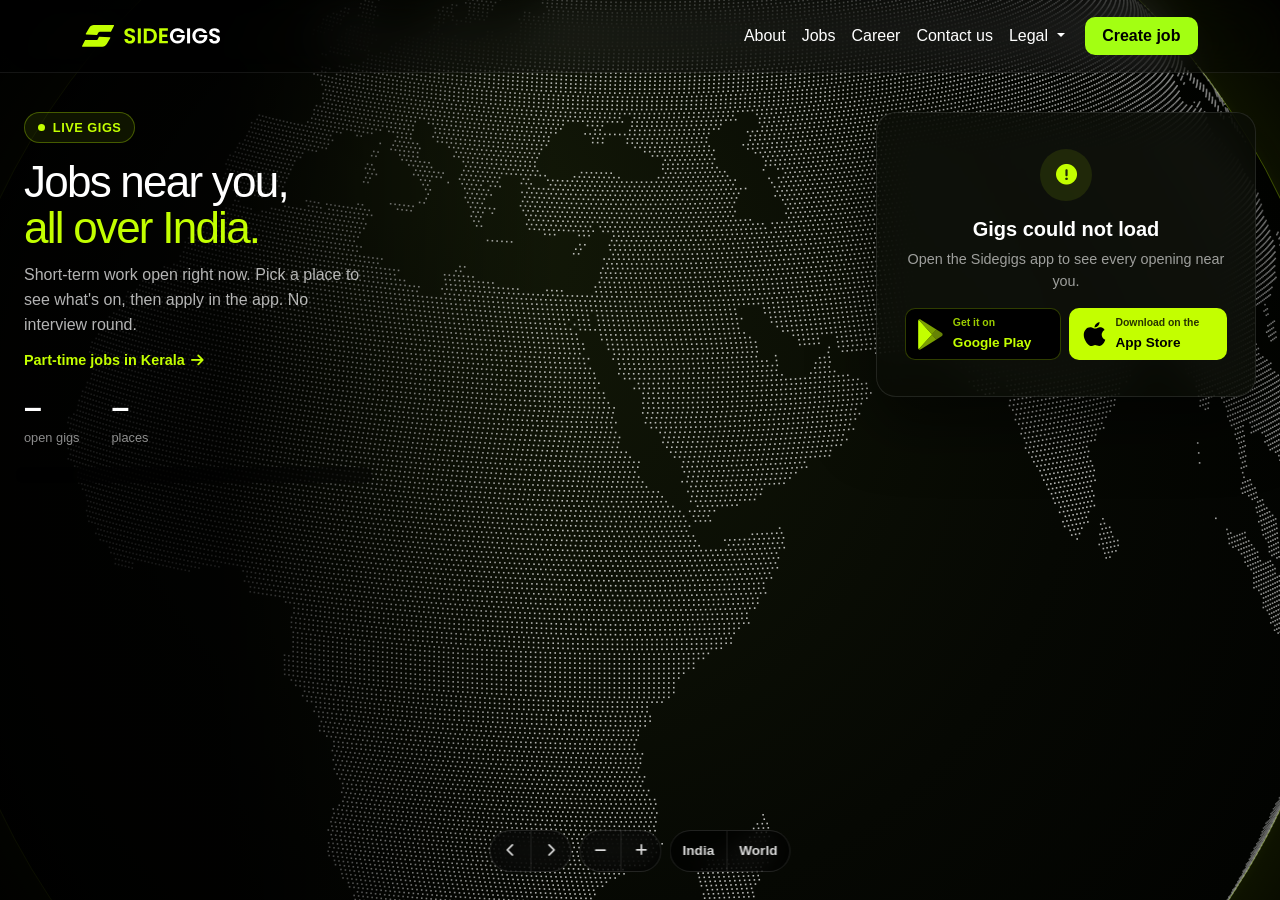
<file: jobs.html>
<!DOCTYPE html>
<html lang="en" prefix="og: https://ogp.me/ns#">

<head>
    <meta charset="UTF-8">
    <meta name="viewport" content="width=device-width, initial-scale=1.0">

    <!-- Favicon -->
    <link rel="icon" type="image/png" href="images/fav.png">
    <link rel="apple-touch-icon" href="images/fav.png">

    <!-- Primary SEO -->
    <title>Part-Time Jobs Near You – Kerala &amp; India Gigs Map | Sidegigs</title>
    <meta name="description"
        content="See part-time jobs and side gigs on a live map of Kerala and India — Kochi, Kozhikode, Thiruvananthapuram, Bengaluru, Mumbai and more. No interview round. Apply in the Sidegigs app.">
    <meta name="keywords"
        content="sidegigs jobs, part time jobs India, gig jobs Kerala, part time jobs Kochi, part time jobs Bengaluru, weekend jobs India, event jobs India, delivery jobs India, student jobs India, jobs without interview">
    <meta name="author" content="Wrkshift Pvt. Ltd.">
    <meta name="robots" content="index, follow, max-snippet:-1, max-image-preview:large">
    <meta name="googlebot" content="index, follow">
    <meta name="theme-color" content="#C3FF00">
    <link rel="canonical" href="https://sidegigs.app/jobs.html">
    <link rel="alternate" hreflang="en-in" href="https://sidegigs.app/jobs.html">

    <!-- Open Graph -->
    <meta property="og:type" content="website">
    <meta property="og:url" content="https://sidegigs.app/jobs.html">
    <meta property="og:title" content="Jobs on Sidegigs – Part-Time &amp; Gig Jobs Across India">
    <meta property="og:description"
        content="See the gigs open right now in cities across India and apply in the Sidegigs app. No interview round.">
    <meta property="og:image" content="https://sidegigs.app/images/og-image.png">
    <meta property="og:image:alt" content="Sidegigs jobs across India">
    <meta property="og:site_name" content="Sidegigs">

    <!-- Twitter Card -->
    <meta name="twitter:card" content="summary_large_image">
    <meta name="twitter:title" content="Jobs on Sidegigs – Part-Time &amp; Gig Jobs Across India">
    <meta name="twitter:description" content="See the gigs open right now across India and apply in the Sidegigs app.">
    <meta name="twitter:image" content="https://sidegigs.app/images/og-image.png">

    <link href="https://cdn.jsdelivr.net/npm/bootstrap@5.3.0/dist/css/bootstrap.min.css" rel="stylesheet">
    <link href="https://cdnjs.cloudflare.com/ajax/libs/font-awesome/6.0.0/css/all.min.css" rel="stylesheet">
    <link rel="stylesheet" href="style.css">
</head>

<body>
    <!-- Navigation -->
    <nav class="navbar navbar-expand-lg fixed-top navbar-dark">
        <div class="container">
            <a class="navbar-brand" href="index.html">
                <img src="images/logo.svg" alt="Sidegigs Logo" class="navbar-logo">
            </a>
            <button class="navbar-toggler" type="button" data-bs-toggle="collapse"
                data-bs-target="#navbarSupportedContent" aria-controls="navbarSupportedContent" aria-expanded="false"
                aria-label="Toggle navigation">
                <span class="navbar-toggler-icon"></span>
            </button>
            <div class="collapse navbar-collapse ms-auto" id="navbarSupportedContent">
                <ul class="navbar-nav ms-auto mb-2 mb-lg-0">
                    <li class="nav-item">
                        <a class="nav-link" href="about.html">About</a>
                    </li>
                    <li class="nav-item">
                        <a class="nav-link active" aria-current="page" href="jobs.html">Jobs</a>
                    </li>
                    <li class="nav-item">
                        <a class="nav-link" href="career.html">Career</a>
                    </li>
                    <li class="nav-item">
                        <a class="nav-link" href="mailto:contact@sidegigs.app">Contact us</a>
                    </li>
                    <li class="nav-item dropdown">
                        <a class="nav-link dropdown-toggle" href="#" id="navbarDropdown" role="button"
                            data-bs-toggle="dropdown" aria-expanded="false">
                            Legal
                        </a>
                        <ul class="dropdown-menu" aria-labelledby="navbarDropdown">
                            <li><a class="dropdown-item" href="privacy-policy.html">Privacy Policy</a></li>
                            <li><a class="dropdown-item" href="terms-conditions.html">Terms and Conditions</a></li>
                        </ul>
                    </li>
                    <li class="nav-item nav-cta-item">
                        <a class="nav-cta" href="business.html">Create job</a>
                    </li>
                </ul>
            </div>
        </div>
    </nav>

    <!-- Jobs Globe -->
    <main>
        <section class="jobs-section" aria-labelledby="jobsTitle">
            <div class="jobs-stage" id="jobsStage" tabindex="0" role="slider" aria-label="Globe of open gigs. Drag to turn it, scroll or pinch to zoom. Arrow keys turn it, plus and minus zoom."
                aria-valuemin="-180" aria-valuemax="180" aria-valuenow="0">
                <canvas id="jobsGlobe" aria-hidden="true"></canvas>
            </div>
            <div class="jobs-markers" id="jobsMarkers"></div>

            <div class="jobs-intro">
                <span class="jobs-eyebrow"><span class="jobs-live-dot"></span> Live gigs</span>
                <h1 id="jobsTitle">Jobs near you,<br><span class="highlight">all over India.</span></h1>
                <p class="jobs-lead">Short-term work open right now. Pick a place to see what's on, then apply in the
                    app. No interview round.</p>
                <a class="jobs-kerala-link" href="part-time-jobs-kerala.html">Part-time jobs in Kerala <i class="fas fa-arrow-right" aria-hidden="true"></i></a>
                <div class="jobs-stats">
                    <div><strong id="jobsTotal">0</strong><span>open gigs</span></div>
                    <div><strong id="jobsCityCount">0</strong><span>places</span></div>
                </div>
                <div class="jobs-cities" id="jobsCities" aria-label="Places with open gigs"></div>
            </div>

            <aside class="jobs-panel" id="jobsPanel" aria-live="polite" aria-label="Gig details"></aside>

            <div class="jobs-controls" role="group" aria-label="Globe controls">
                <div class="jobs-control-group">
                    <button type="button" data-globe="left" aria-label="Turn west"><i class="fas fa-chevron-left" aria-hidden="true"></i></button>
                    <button type="button" data-globe="right" aria-label="Turn east"><i class="fas fa-chevron-right" aria-hidden="true"></i></button>
                </div>
                <div class="jobs-control-group">
                    <button type="button" data-globe="out" aria-label="Zoom out"><i class="fas fa-minus" aria-hidden="true"></i></button>
                    <button type="button" data-globe="in" aria-label="Zoom in"><i class="fas fa-plus" aria-hidden="true"></i></button>
                </div>
                <div class="jobs-control-group">
                    <button type="button" data-globe="india" class="is-text">India</button>
                    <button type="button" data-globe="world" class="is-text">World</button>
                </div>
            </div>
        </section>
    </main>

    <script src="https://cdn.jsdelivr.net/npm/bootstrap@5.3.0/dist/js/bootstrap.bundle.min.js"></script>
    <script src="script.js"></script>
    <script src="jobs-land.js"></script>
    <script src="jobs.js"></script>
</body>

</html>
</file>
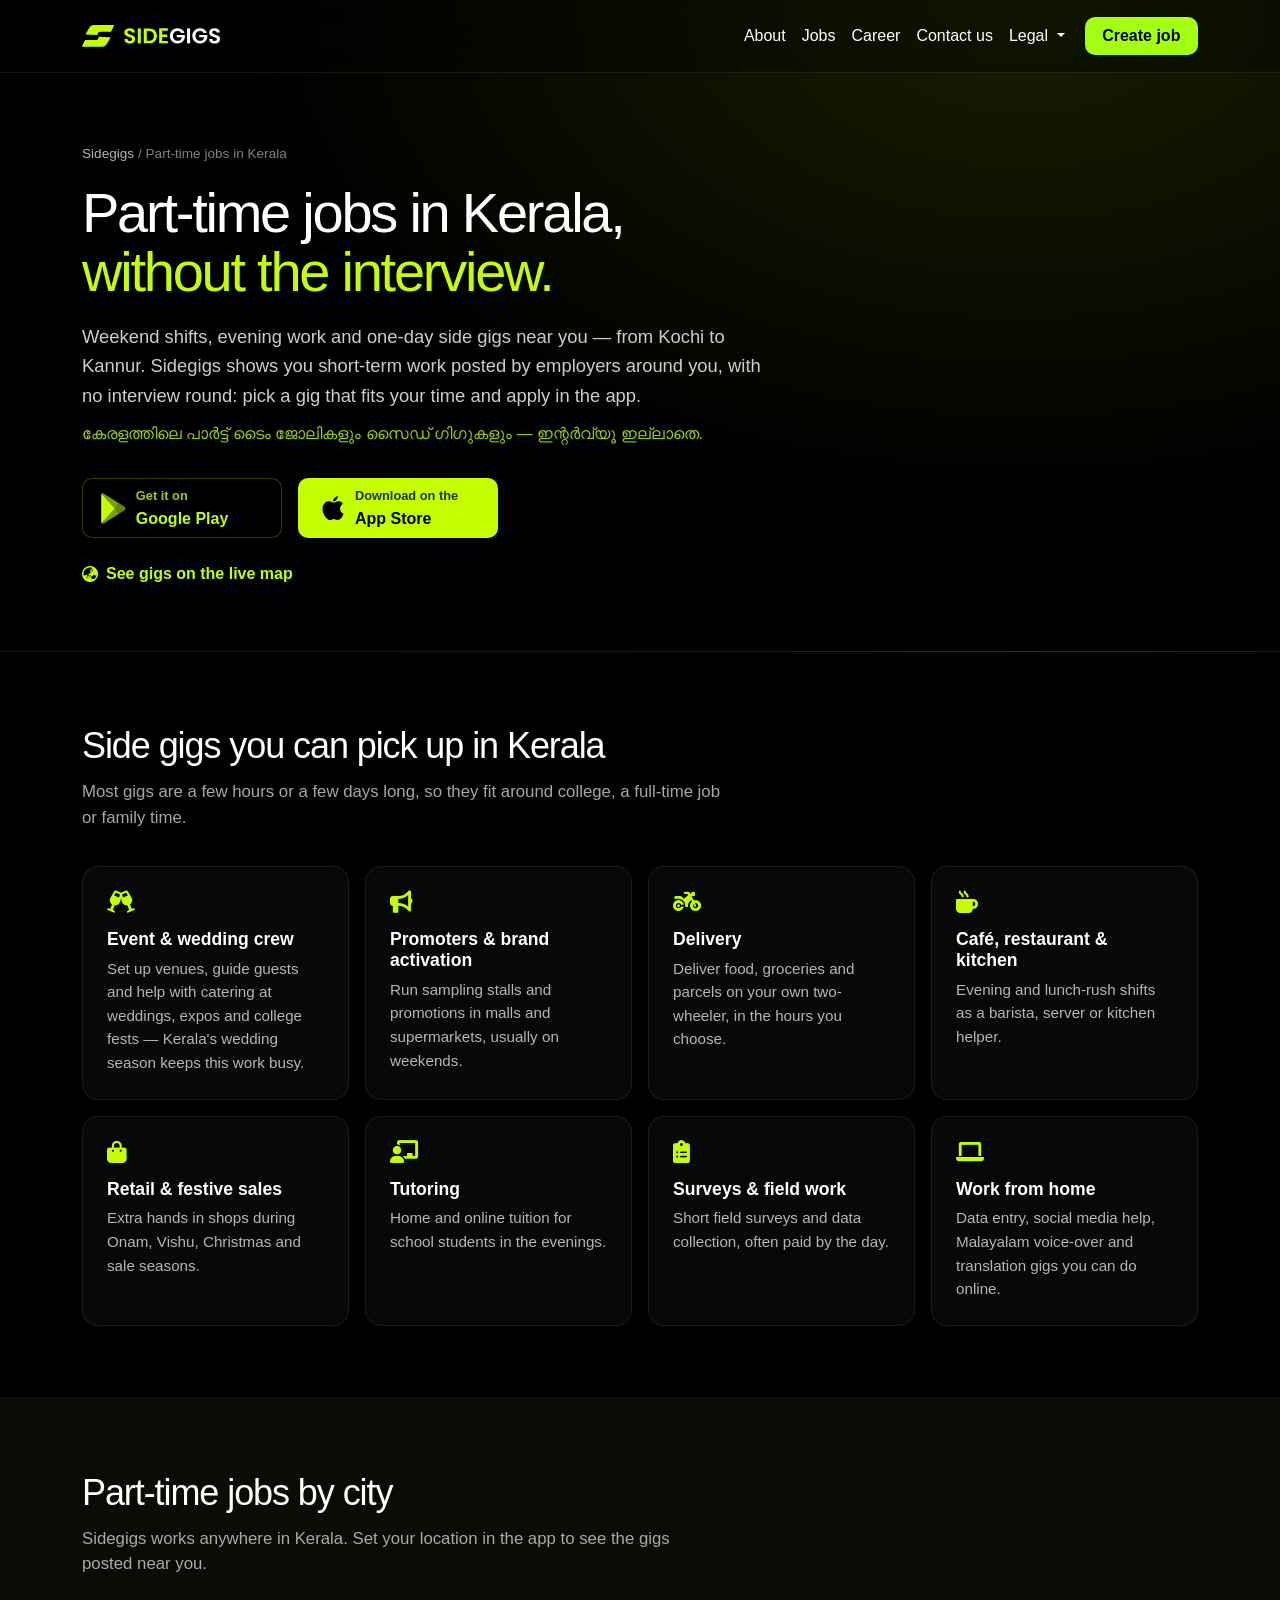
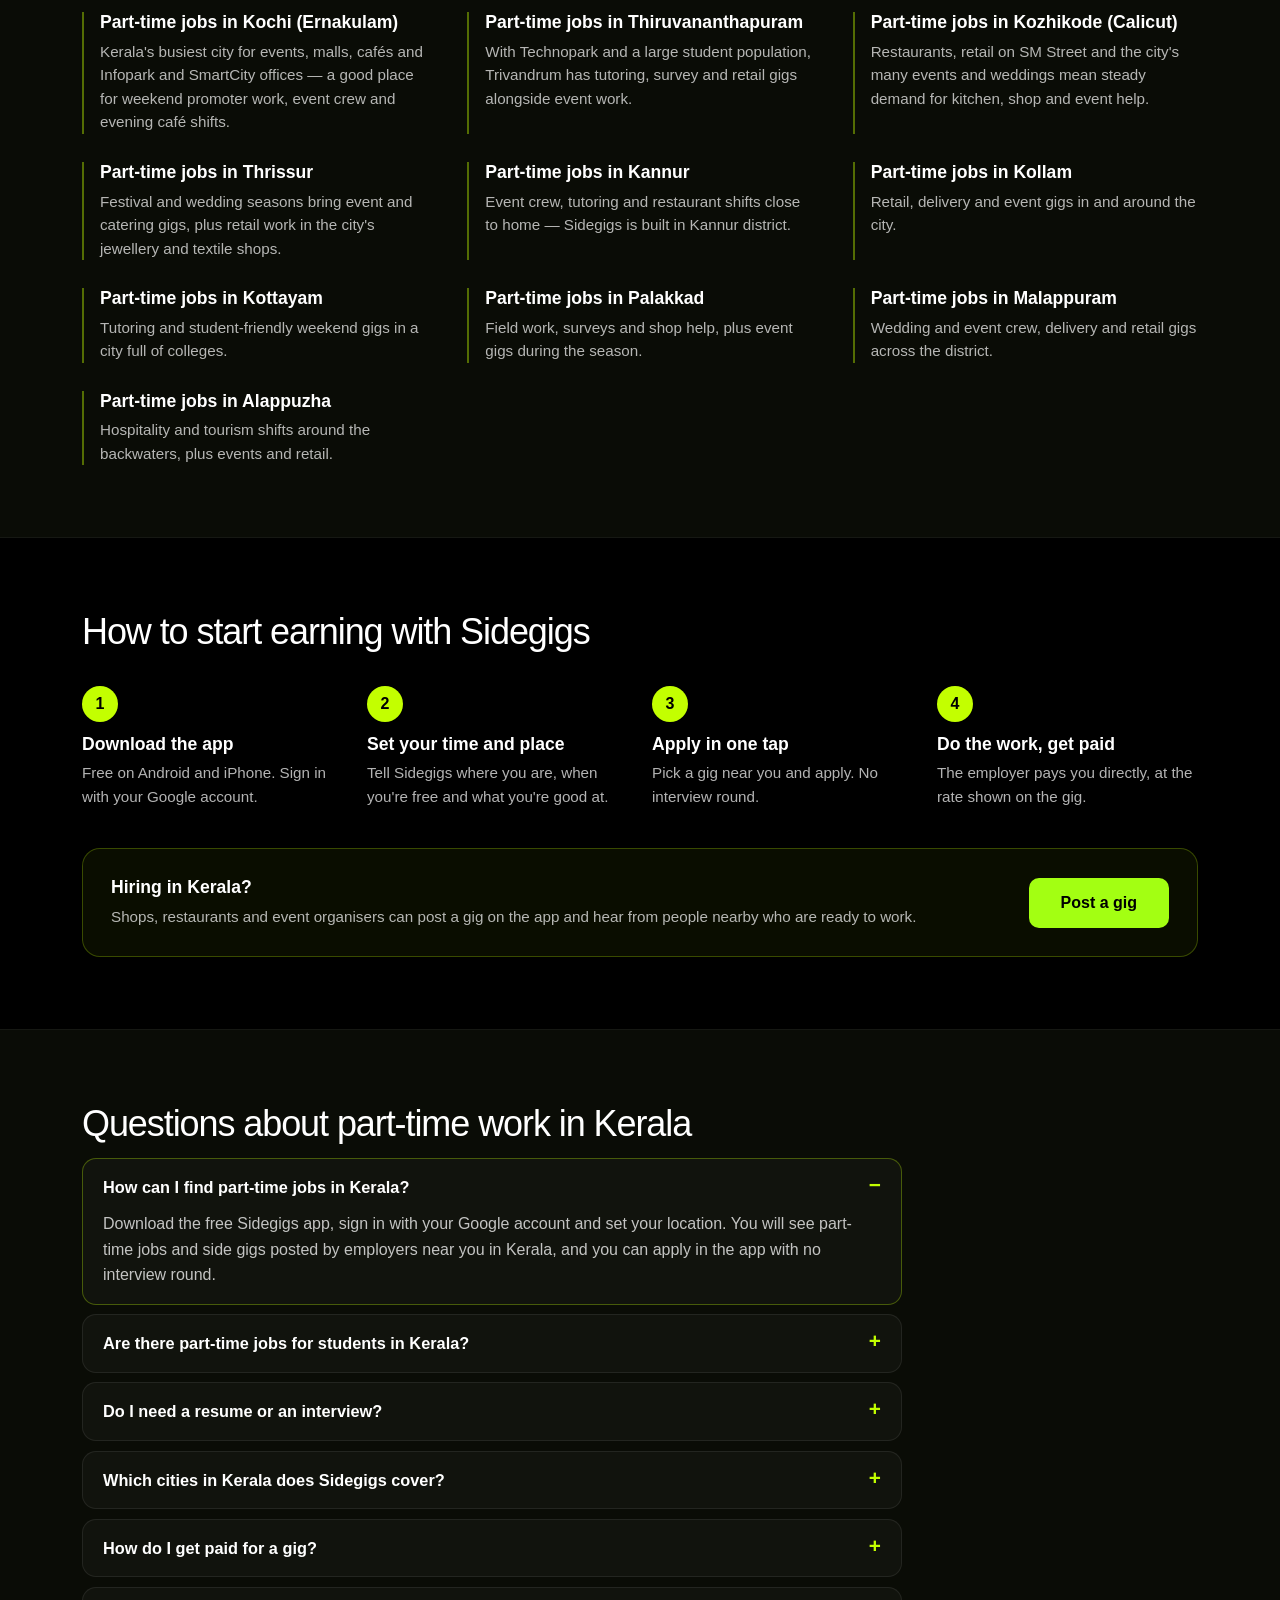
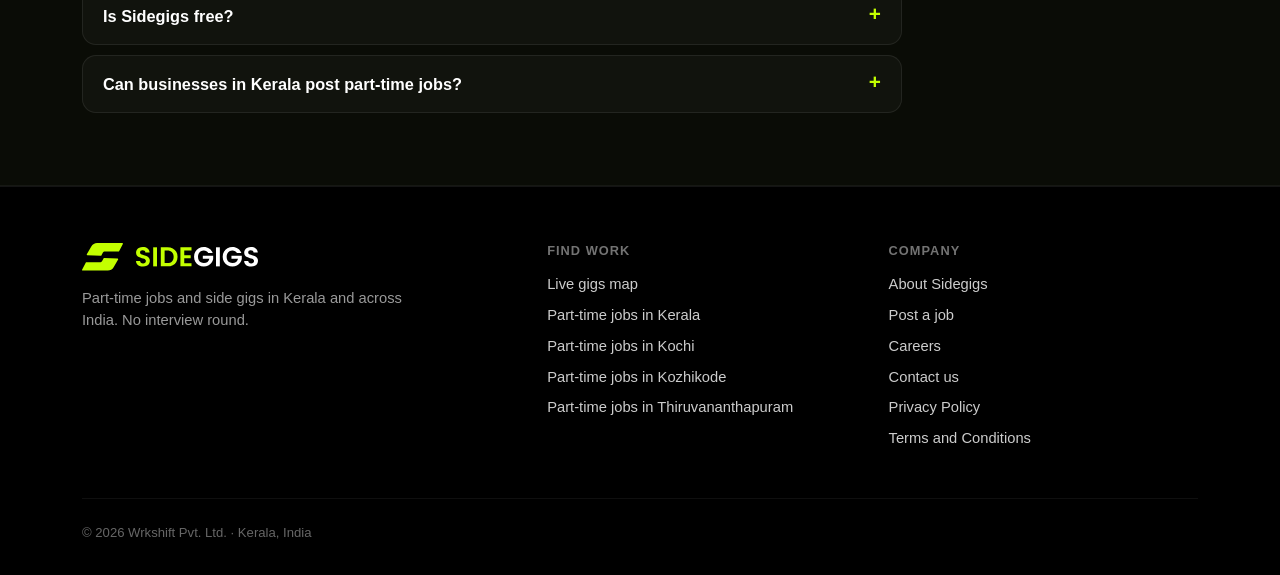
<file: part-time-jobs-kerala.html>
<!DOCTYPE html>
<html lang="en" prefix="og: https://ogp.me/ns#">

<head>
    <meta charset="UTF-8">
    <meta name="viewport" content="width=device-width, initial-scale=1.0">

    <!-- Favicon -->
    <link rel="icon" type="image/png" href="images/fav.png">
    <link rel="apple-touch-icon" href="images/fav.png">

    <!-- Primary SEO -->
    <title>Part-Time Jobs in Kerala – Side Gigs in Kochi, Kozhikode &amp; More | Sidegigs</title>
    <meta name="description"
        content="Find part-time jobs and side gigs in Kerala — Kochi, Thiruvananthapuram, Kozhikode, Thrissur, Kannur and more. Weekend, evening and one-day work for students. No interview round. Apply on the Sidegigs app.">
    <meta name="author" content="Wrkshift Pvt. Ltd.">
    <meta name="robots" content="index, follow, max-snippet:-1, max-image-preview:large">
    <meta name="theme-color" content="#C3FF00">
    <link rel="canonical" href="https://sidegigs.app/part-time-jobs-kerala.html">
    <link rel="alternate" hreflang="en-in" href="https://sidegigs.app/part-time-jobs-kerala.html">

    <!-- Open Graph -->
    <meta property="og:type" content="website">
    <meta property="og:url" content="https://sidegigs.app/part-time-jobs-kerala.html">
    <meta property="og:title" content="Part-Time Jobs in Kerala – Side Gigs Near You | Sidegigs">
    <meta property="og:description"
        content="Weekend, evening and one-day work across Kerala. No interview round. Find gigs in Kochi, Kozhikode, Thiruvananthapuram and more on Sidegigs.">
    <meta property="og:image" content="https://sidegigs.app/images/og-image.png">
    <meta property="og:image:width" content="1200">
    <meta property="og:image:height" content="630">
    <meta property="og:image:alt" content="Sidegigs – part-time jobs and side gigs in Kerala">
    <meta property="og:site_name" content="Sidegigs">
    <meta property="og:locale" content="en_IN">

    <!-- Twitter Card -->
    <meta name="twitter:card" content="summary_large_image">
    <meta name="twitter:title" content="Part-Time Jobs in Kerala – Side Gigs Near You | Sidegigs">
    <meta name="twitter:description" content="Weekend, evening and one-day work across Kerala. No interview round.">
    <meta name="twitter:image" content="https://sidegigs.app/images/og-image.png">

    <!-- JSON-LD: Breadcrumbs -->
    <script type="application/ld+json">
    {
      "@context": "https://schema.org",
      "@type": "BreadcrumbList",
      "itemListElement": [
        { "@type": "ListItem", "position": 1, "name": "Sidegigs", "item": "https://sidegigs.app/" },
        { "@type": "ListItem", "position": 2, "name": "Part-Time Jobs in Kerala", "item": "https://sidegigs.app/part-time-jobs-kerala.html" }
      ]
    }
    </script>

    <!-- JSON-LD: FAQ (matches the questions shown on the page) -->
    <script type="application/ld+json">
    {
      "@context": "https://schema.org",
      "@type": "FAQPage",
      "mainEntity": [
        {
          "@type": "Question",
          "name": "How can I find part-time jobs in Kerala?",
          "acceptedAnswer": { "@type": "Answer", "text": "Download the free Sidegigs app, sign in with your Google account and set your location. You will see part-time jobs and side gigs posted by employers near you in Kerala, and you can apply in the app with no interview round." }
        },
        {
          "@type": "Question",
          "name": "Are there part-time jobs for students in Kerala?",
          "acceptedAnswer": { "@type": "Answer", "text": "Yes. Many gigs on Sidegigs are short shifts in the evening, on weekends or for a single day, such as event crew, promoters, tutoring and café work, which fit around college hours. You need to be at least 18 years old to use Sidegigs." }
        },
        {
          "@type": "Question",
          "name": "Do I need a resume or an interview?",
          "acceptedAnswer": { "@type": "Answer", "text": "There is no interview round for gigs on Sidegigs. Some employers may ask for a resume before they hire, so it helps to keep one ready. You apply from your profile in the app." }
        },
        {
          "@type": "Question",
          "name": "Which cities in Kerala does Sidegigs cover?",
          "acceptedAnswer": { "@type": "Answer", "text": "Sidegigs works anywhere in Kerala, including Kochi, Thiruvananthapuram, Kozhikode, Thrissur, Kannur, Kollam, Kottayam, Palakkad, Malappuram and Alappuzha. The gigs you see depend on what employers have posted near your location." }
        },
        {
          "@type": "Question",
          "name": "How do I get paid for a gig?",
          "acceptedAnswer": { "@type": "Answer", "text": "Pay for each gig is shown on the listing and is paid to you directly by the employer who posted it. Sidegigs does not handle payments, so agree the details with the employer before you start." }
        },
        {
          "@type": "Question",
          "name": "Is Sidegigs free?",
          "acceptedAnswer": { "@type": "Answer", "text": "Yes. The Sidegigs app is free to download and use on Android and iPhone." }
        },
        {
          "@type": "Question",
          "name": "Can businesses in Kerala post part-time jobs?",
          "acceptedAnswer": { "@type": "Answer", "text": "Yes. Shops, restaurants, event organisers and other employers can post gigs on the Sidegigs app and hear from people nearby who are ready to work." }
        }
      ]
    }
    </script>

    <link href="https://cdn.jsdelivr.net/npm/bootstrap@5.3.0/dist/css/bootstrap.min.css" rel="stylesheet">
    <link href="https://cdnjs.cloudflare.com/ajax/libs/font-awesome/6.0.0/css/all.min.css" rel="stylesheet">
    <link rel="stylesheet" href="style.css">
</head>

<body>
    <!-- Navigation -->
    <nav class="navbar navbar-expand-lg fixed-top navbar-dark">
        <div class="container">
            <a class="navbar-brand" href="index.html">
                <img src="images/logo.svg" alt="Sidegigs Logo" class="navbar-logo">
            </a>
            <button class="navbar-toggler" type="button" data-bs-toggle="collapse"
                data-bs-target="#navbarSupportedContent" aria-controls="navbarSupportedContent" aria-expanded="false"
                aria-label="Toggle navigation">
                <span class="navbar-toggler-icon"></span>
            </button>
            <div class="collapse navbar-collapse ms-auto" id="navbarSupportedContent">
                <ul class="navbar-nav ms-auto mb-2 mb-lg-0">
                    <li class="nav-item">
                        <a class="nav-link" href="about.html">About</a>
                    </li>
                    <li class="nav-item">
                        <a class="nav-link" href="jobs.html">Jobs</a>
                    </li>
                    <li class="nav-item">
                        <a class="nav-link" href="career.html">Career</a>
                    </li>
                    <li class="nav-item">
                        <a class="nav-link" href="mailto:contact@sidegigs.app">Contact us</a>
                    </li>
                    <li class="nav-item dropdown">
                        <a class="nav-link dropdown-toggle" href="#" id="navbarDropdown" role="button"
                            data-bs-toggle="dropdown" aria-expanded="false">
                            Legal
                        </a>
                        <ul class="dropdown-menu" aria-labelledby="navbarDropdown">
                            <li><a class="dropdown-item" href="privacy-policy.html">Privacy Policy</a></li>
                            <li><a class="dropdown-item" href="terms-conditions.html">Terms and Conditions</a></li>
                        </ul>
                    </li>
                    <li class="nav-item nav-cta-item">
                        <a class="nav-cta" href="business.html">Create job</a>
                    </li>
                </ul>
            </div>
        </div>
    </nav>

    <main class="seo-page">
        <!-- Intro -->
        <header class="seo-hero">
            <div class="container">
                <nav class="seo-breadcrumb" aria-label="Breadcrumb">
                    <a href="index.html">Sidegigs</a> <span aria-hidden="true">/</span> <span>Part-time jobs in Kerala</span>
                </nav>
                <h1>Part-time jobs in Kerala,<br><span class="highlight">without the interview.</span></h1>
                <p class="seo-lead">Weekend shifts, evening work and one-day side gigs near you — from Kochi to Kannur.
                    Sidegigs shows you short-term work posted by employers around you, with no interview round:
                    pick a gig that fits your time and apply in the app.</p>
                <p class="seo-malayalam" lang="ml">കേരളത്തിലെ പാർട്ട് ടൈം ജോലികളും സൈഡ് ഗിഗുകളും — ഇന്റർവ്യൂ ഇല്ലാതെ.</p>
                <div class="download-buttons">
                    <a href="https://play.google.com/store/apps/details?id=com.app.sidegigs" target="_blank" rel="noopener noreferrer" class="download-btn google-play">
                        <img src="images/google-play-icon.svg" alt="" class="download-icon">
                        <div class="download-text"><small>Get it on</small>Google Play</div>
                    </a>
                    <a href="https://apps.apple.com/in/app/sidegigs/id6767884076" target="_blank" rel="noopener noreferrer" class="download-btn app-store">
                        <img src="images/apple-icon.svg" alt="" class="download-icon">
                        <div class="download-text"><small>Download on the</small>App Store</div>
                    </a>
                </div>
                <a class="seo-map-link" href="jobs.html"><i class="fas fa-earth-asia" aria-hidden="true"></i> See gigs on the live map</a>
            </div>
        </header>

        <!-- Kinds of work -->
        <section class="seo-section">
            <div class="container">
                <h2>Side gigs you can pick up in Kerala</h2>
                <p class="seo-section-lead">Most gigs are a few hours or a few days long, so they fit around college,
                    a full-time job or family time.</p>
                <div class="seo-grid">
                    <article class="seo-card">
                        <i class="fas fa-champagne-glasses" aria-hidden="true"></i>
                        <h3>Event &amp; wedding crew</h3>
                        <p>Set up venues, guide guests and help with catering at weddings, expos and college fests —
                            Kerala's wedding season keeps this work busy.</p>
                    </article>
                    <article class="seo-card">
                        <i class="fas fa-bullhorn" aria-hidden="true"></i>
                        <h3>Promoters &amp; brand activation</h3>
                        <p>Run sampling stalls and promotions in malls and supermarkets, usually on weekends.</p>
                    </article>
                    <article class="seo-card">
                        <i class="fas fa-motorcycle" aria-hidden="true"></i>
                        <h3>Delivery</h3>
                        <p>Deliver food, groceries and parcels on your own two-wheeler, in the hours you choose.</p>
                    </article>
                    <article class="seo-card">
                        <i class="fas fa-mug-hot" aria-hidden="true"></i>
                        <h3>Café, restaurant &amp; kitchen</h3>
                        <p>Evening and lunch-rush shifts as a barista, server or kitchen helper.</p>
                    </article>
                    <article class="seo-card">
                        <i class="fas fa-bag-shopping" aria-hidden="true"></i>
                        <h3>Retail &amp; festive sales</h3>
                        <p>Extra hands in shops during Onam, Vishu, Christmas and sale seasons.</p>
                    </article>
                    <article class="seo-card">
                        <i class="fas fa-chalkboard-user" aria-hidden="true"></i>
                        <h3>Tutoring</h3>
                        <p>Home and online tuition for school students in the evenings.</p>
                    </article>
                    <article class="seo-card">
                        <i class="fas fa-clipboard-list" aria-hidden="true"></i>
                        <h3>Surveys &amp; field work</h3>
                        <p>Short field surveys and data collection, often paid by the day.</p>
                    </article>
                    <article class="seo-card">
                        <i class="fas fa-laptop" aria-hidden="true"></i>
                        <h3>Work from home</h3>
                        <p>Data entry, social media help, Malayalam voice-over and translation gigs you can do online.</p>
                    </article>
                </div>
            </div>
        </section>

        <!-- Cities -->
        <section class="seo-section seo-section-alt">
            <div class="container">
                <h2>Part-time jobs by city</h2>
                <p class="seo-section-lead">Sidegigs works anywhere in Kerala. Set your location in the app to see the
                    gigs posted near you.</p>
                <div class="seo-cities">
                    <article id="kochi">
                        <h3>Part-time jobs in Kochi (Ernakulam)</h3>
                        <p>Kerala's busiest city for events, malls, cafés and Infopark and SmartCity offices — a good
                            place for weekend promoter work, event crew and evening café shifts.</p>
                    </article>
                    <article id="thiruvananthapuram">
                        <h3>Part-time jobs in Thiruvananthapuram</h3>
                        <p>With Technopark and a large student population, Trivandrum has tutoring, survey and retail
                            gigs alongside event work.</p>
                    </article>
                    <article id="kozhikode">
                        <h3>Part-time jobs in Kozhikode (Calicut)</h3>
                        <p>Restaurants, retail on SM Street and the city's many events and weddings mean steady demand
                            for kitchen, shop and event help.</p>
                    </article>
                    <article id="thrissur">
                        <h3>Part-time jobs in Thrissur</h3>
                        <p>Festival and wedding seasons bring event and catering gigs, plus retail work in the city's
                            jewellery and textile shops.</p>
                    </article>
                    <article id="kannur">
                        <h3>Part-time jobs in Kannur</h3>
                        <p>Event crew, tutoring and restaurant shifts close to home — Sidegigs is built in Kannur
                            district.</p>
                    </article>
                    <article id="kollam">
                        <h3>Part-time jobs in Kollam</h3>
                        <p>Retail, delivery and event gigs in and around the city.</p>
                    </article>
                    <article id="kottayam">
                        <h3>Part-time jobs in Kottayam</h3>
                        <p>Tutoring and student-friendly weekend gigs in a city full of colleges.</p>
                    </article>
                    <article id="palakkad">
                        <h3>Part-time jobs in Palakkad</h3>
                        <p>Field work, surveys and shop help, plus event gigs during the season.</p>
                    </article>
                    <article id="malappuram">
                        <h3>Part-time jobs in Malappuram</h3>
                        <p>Wedding and event crew, delivery and retail gigs across the district.</p>
                    </article>
                    <article id="alappuzha">
                        <h3>Part-time jobs in Alappuzha</h3>
                        <p>Hospitality and tourism shifts around the backwaters, plus events and retail.</p>
                    </article>
                </div>
            </div>
        </section>

        <!-- How it works -->
        <section class="seo-section">
            <div class="container">
                <h2>How to start earning with Sidegigs</h2>
                <ol class="seo-steps">
                    <li>
                        <h3>Download the app</h3>
                        <p>Free on Android and iPhone. Sign in with your Google account.</p>
                    </li>
                    <li>
                        <h3>Set your time and place</h3>
                        <p>Tell Sidegigs where you are, when you're free and what you're good at.</p>
                    </li>
                    <li>
                        <h3>Apply in one tap</h3>
                        <p>Pick a gig near you and apply. No interview round.</p>
                    </li>
                    <li>
                        <h3>Do the work, get paid</h3>
                        <p>The employer pays you directly, at the rate shown on the gig.</p>
                    </li>
                </ol>
                <div class="seo-employers">
                    <div>
                        <h3>Hiring in Kerala?</h3>
                        <p>Shops, restaurants and event organisers can post a gig on the app and hear from people
                            nearby who are ready to work.</p>
                    </div>
                    <a class="btn-primary" href="https://play.google.com/store/apps/details?id=com.app.sidegigs" target="_blank" rel="noopener noreferrer">Post a gig</a>
                </div>
            </div>
        </section>

        <!-- FAQ -->
        <section class="seo-section seo-section-alt">
            <div class="container">
                <h2>Questions about part-time work in Kerala</h2>
                <div class="seo-faq">
                    <details open>
                        <summary>How can I find part-time jobs in Kerala?</summary>
                        <p>Download the free Sidegigs app, sign in with your Google account and set your location.
                            You will see part-time jobs and side gigs posted by employers near you in Kerala, and you
                            can apply in the app with no interview round.</p>
                    </details>
                    <details>
                        <summary>Are there part-time jobs for students in Kerala?</summary>
                        <p>Yes. Many gigs on Sidegigs are short shifts in the evening, on weekends or for a single day,
                            such as event crew, promoters, tutoring and café work, which fit around college hours. You
                            need to be at least 18 years old to use Sidegigs.</p>
                    </details>
                    <details>
                        <summary>Do I need a resume or an interview?</summary>
                        <p>There is no interview round for gigs on Sidegigs. Some employers may ask for a resume before
                            they hire, so it helps to keep one ready. You apply from your profile in the app.</p>
                    </details>
                    <details>
                        <summary>Which cities in Kerala does Sidegigs cover?</summary>
                        <p>Sidegigs works anywhere in Kerala, including Kochi, Thiruvananthapuram, Kozhikode,
                            Thrissur, Kannur, Kollam, Kottayam, Palakkad, Malappuram and Alappuzha. The gigs you see
                            depend on what employers have posted near your location.</p>
                    </details>
                    <details>
                        <summary>How do I get paid for a gig?</summary>
                        <p>Pay for each gig is shown on the listing and is paid to you directly by the employer who
                            posted it. Sidegigs does not handle payments, so agree the details with the employer before
                            you start.</p>
                    </details>
                    <details>
                        <summary>Is Sidegigs free?</summary>
                        <p>Yes. The Sidegigs app is free to download and use on Android and iPhone.</p>
                    </details>
                    <details>
                        <summary>Can businesses in Kerala post part-time jobs?</summary>
                        <p>Yes. Shops, restaurants, event organisers and other employers can post gigs on the Sidegigs
                            app and hear from people nearby who are ready to work.</p>
                    </details>
                </div>
            </div>
        </section>
    </main>

    <!-- Footer -->
    <footer class="site-footer">
        <div class="container">
            <div class="site-footer-grid">
                <div class="site-footer-brand">
                    <img src="images/logo.svg" alt="Sidegigs" class="navbar-logo">
                    <p>Part-time jobs and side gigs in Kerala and across India. No interview round.</p>
                </div>
                <nav aria-label="Find work">
                    <h2>Find work</h2>
                    <a href="jobs.html">Live gigs map</a>
                    <a href="part-time-jobs-kerala.html">Part-time jobs in Kerala</a>
                    <a href="part-time-jobs-kerala.html#kochi">Part-time jobs in Kochi</a>
                    <a href="part-time-jobs-kerala.html#kozhikode">Part-time jobs in Kozhikode</a>
                    <a href="part-time-jobs-kerala.html#thiruvananthapuram">Part-time jobs in Thiruvananthapuram</a>
                </nav>
                <nav aria-label="Company">
                    <h2>Company</h2>
                    <a href="about.html">About Sidegigs</a>
                    <a href="business.html">Post a job</a>
                    <a href="career.html">Careers</a>
                    <a href="mailto:contact@sidegigs.app">Contact us</a>
                    <a href="privacy-policy.html">Privacy Policy</a>
                    <a href="terms-conditions.html">Terms and Conditions</a>
                </nav>
            </div>
            <p class="site-footer-legal">© 2026 Wrkshift Pvt. Ltd. · Kerala, India</p>
        </div>
    </footer>

    <script src="https://cdn.jsdelivr.net/npm/bootstrap@5.3.0/dist/js/bootstrap.bundle.min.js"></script>
    <script src="script.js"></script>
</body>

</html>
</file>
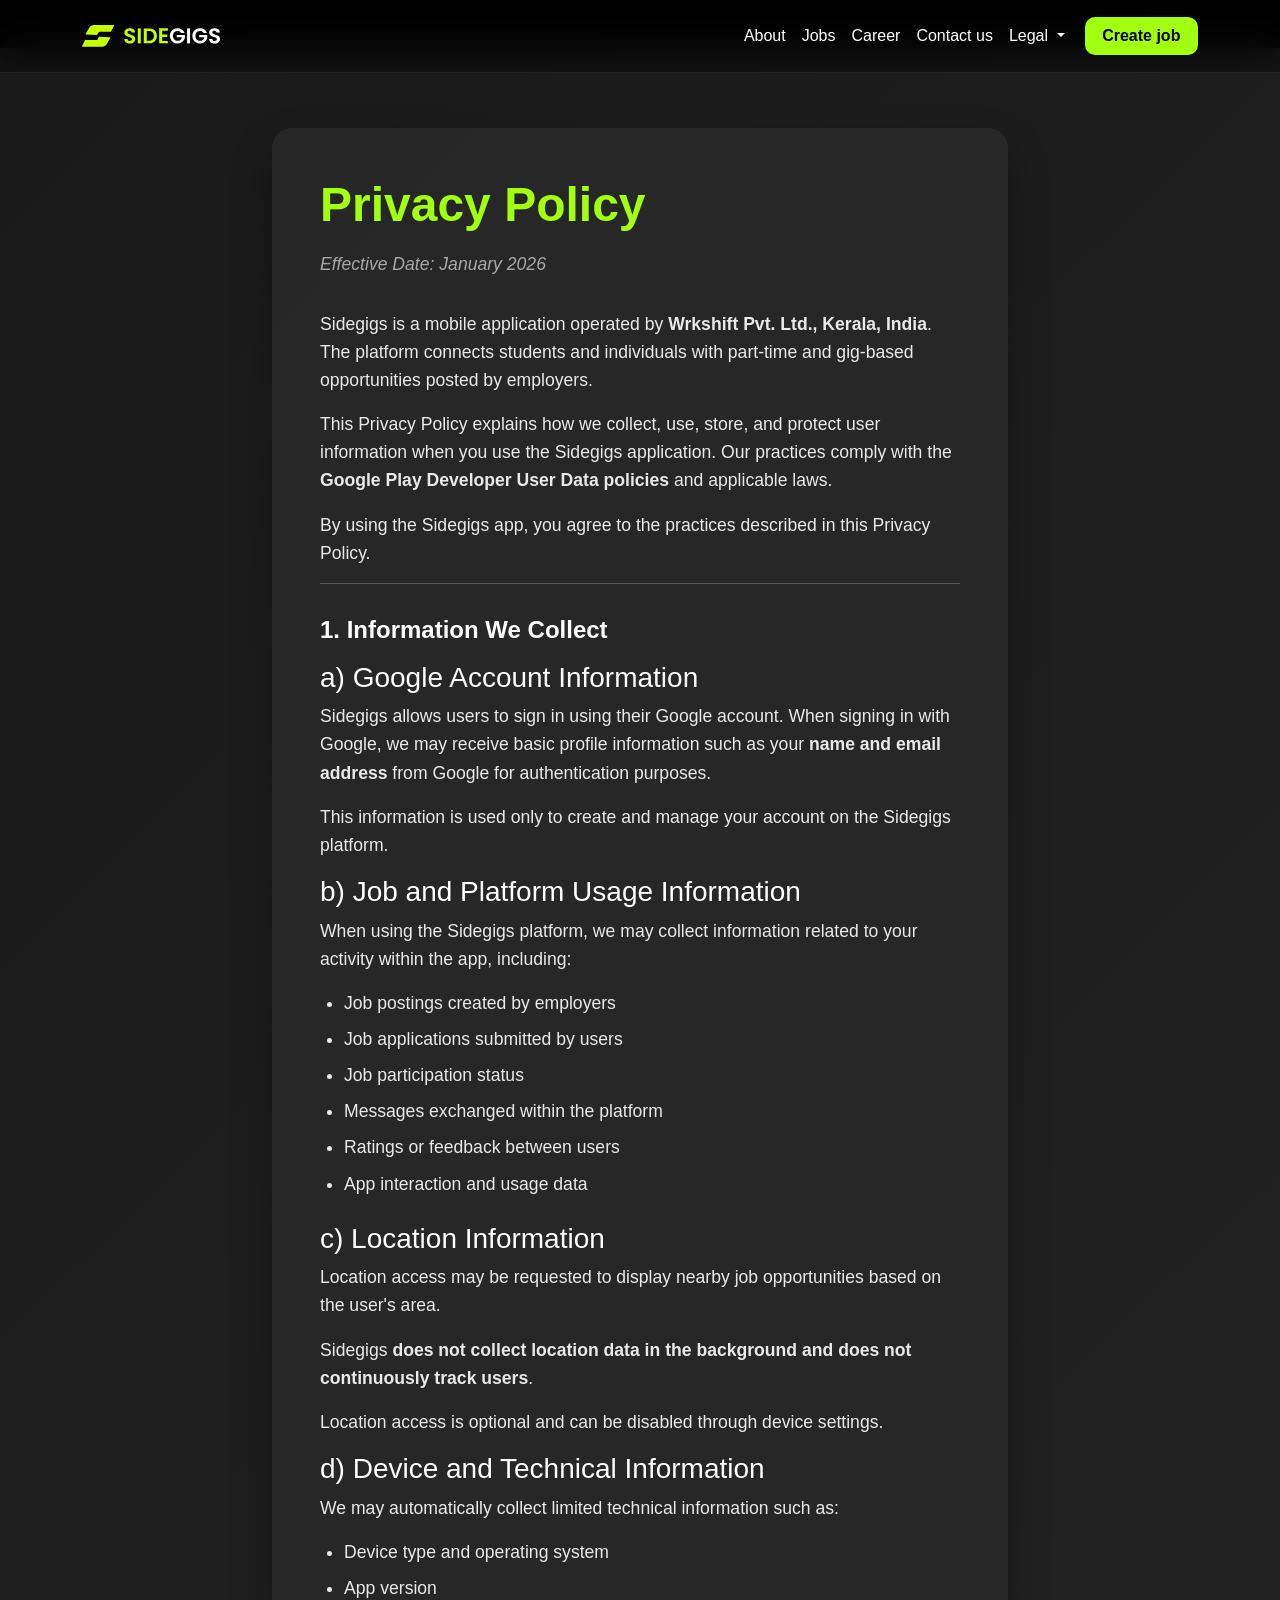
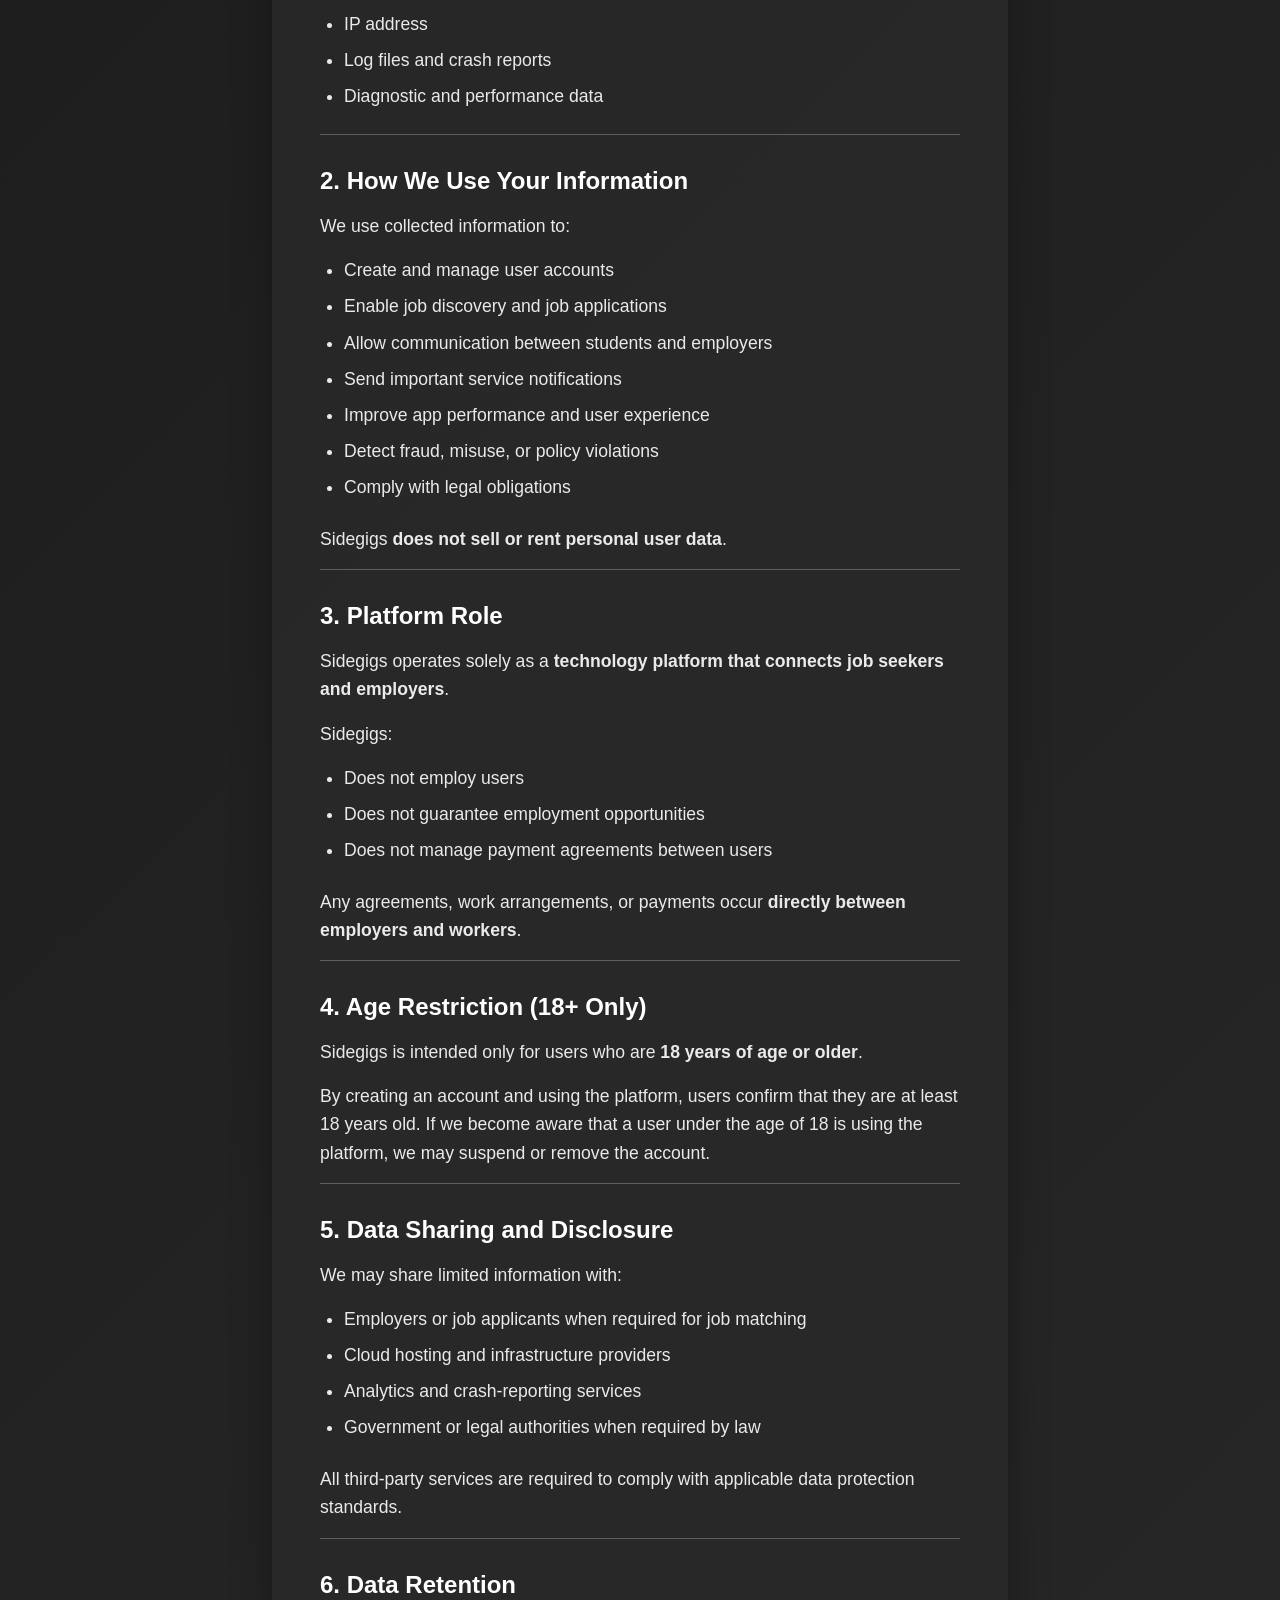
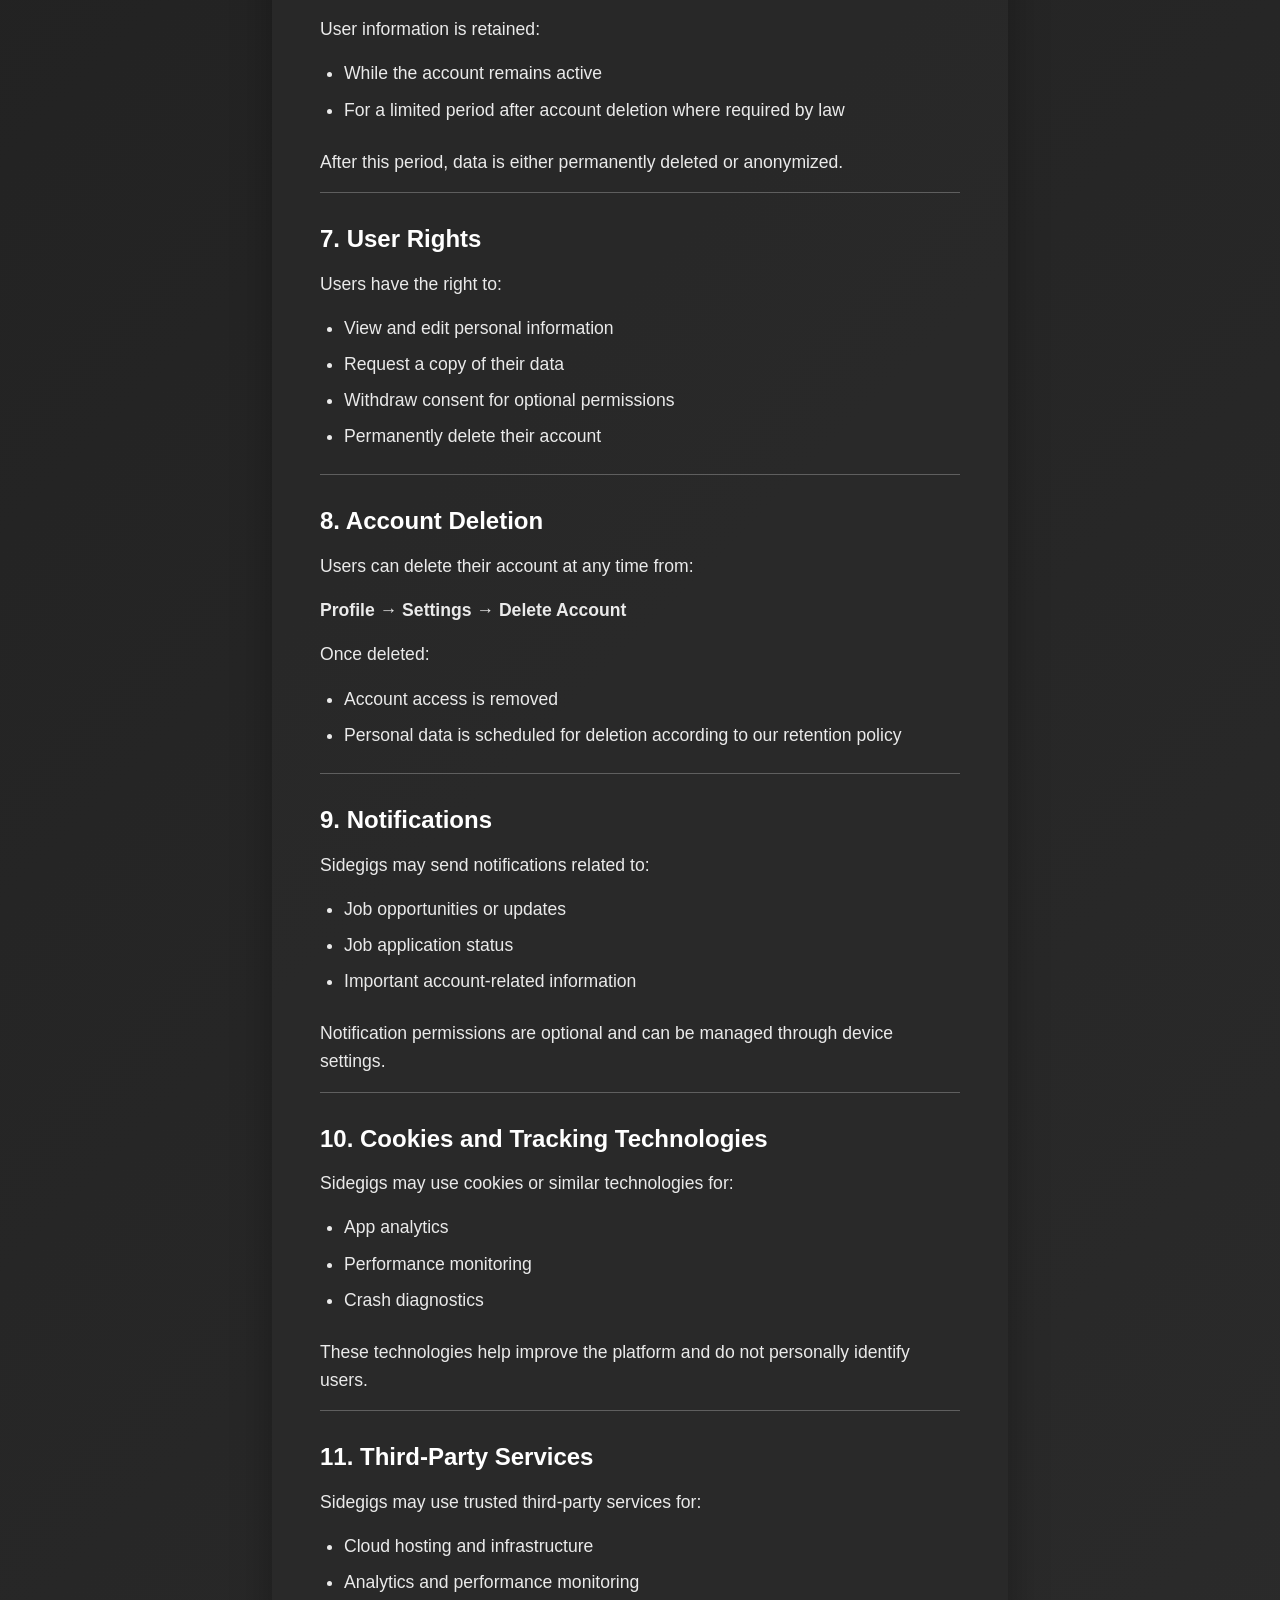
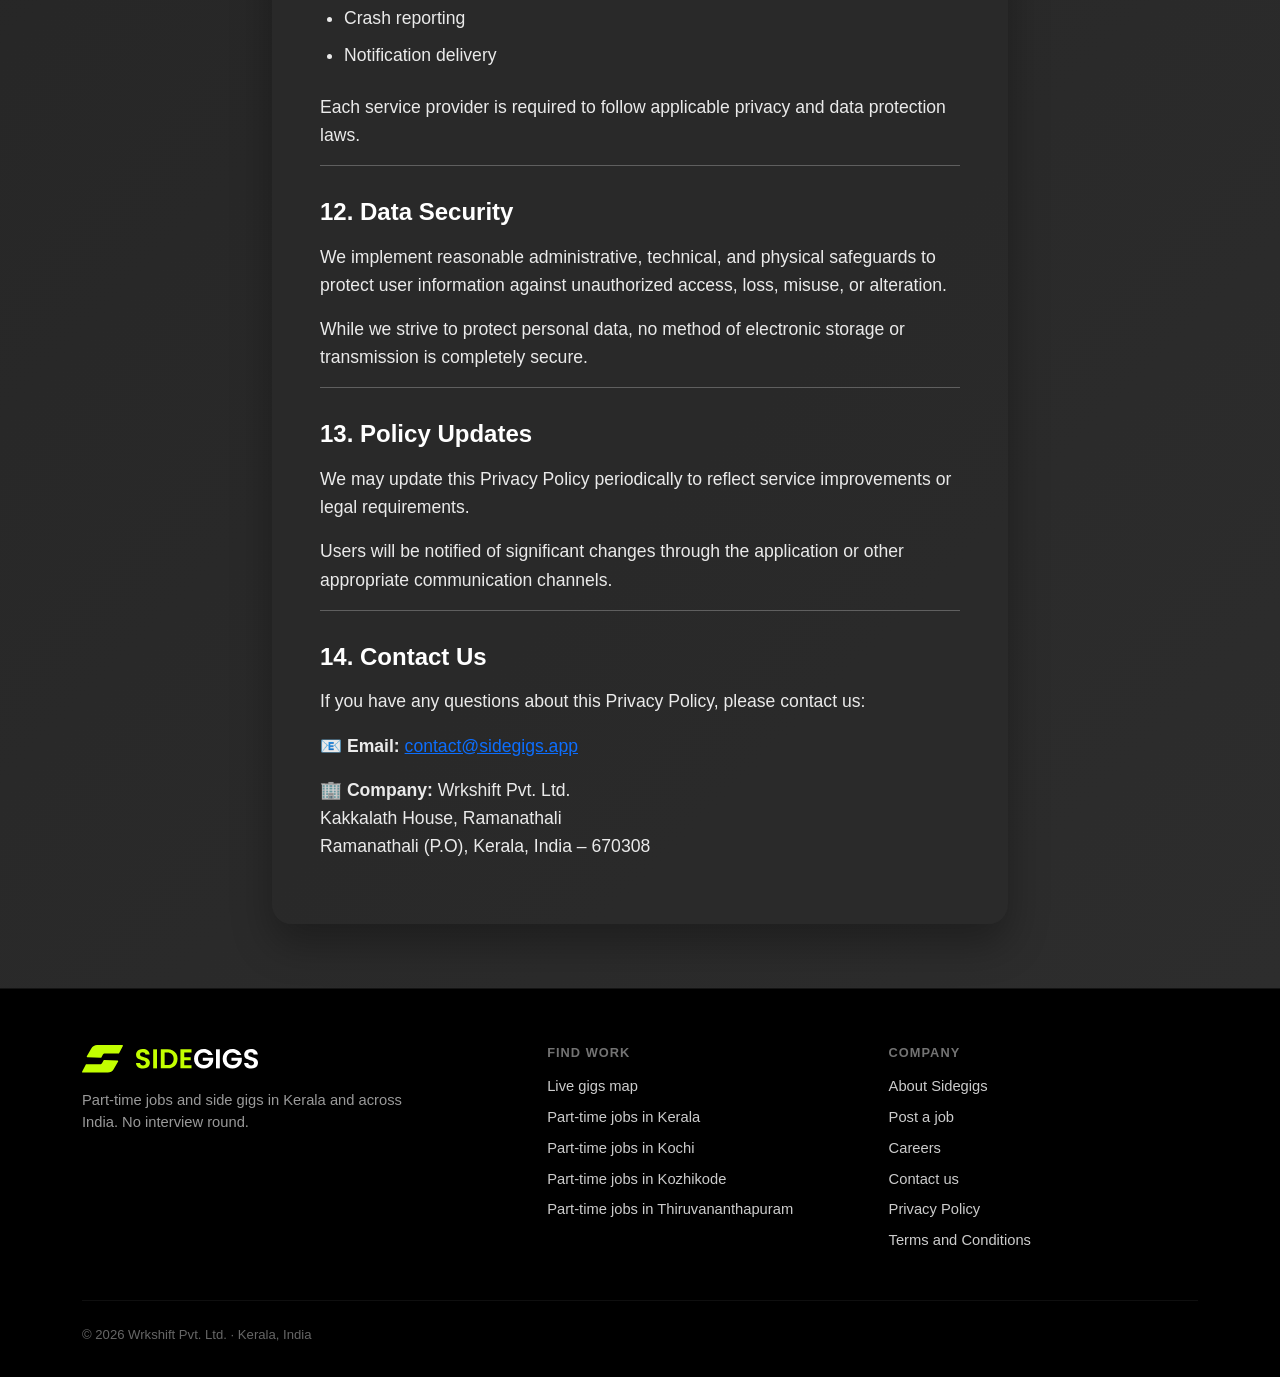
<file: privacy-policy.html>
<!DOCTYPE html>
<html lang="en">

<head>
    <meta charset="UTF-8">
    <meta name="viewport" content="width=device-width, initial-scale=1.0">

    <!-- Favicon -->
    <link rel="icon" type="image/png" href="images/fav.png">
    <link rel="apple-touch-icon" href="images/fav.png">

    <!-- Primary SEO -->
    <title>Privacy Policy – Sidegigs App | Wrkshift Pvt. Ltd.</title>
    <meta name="description"
        content="Read the Sidegigs Privacy Policy. Sidegigs, operated by Wrkshift Pvt. Ltd., Kerala, India, explains how your data is collected, used, and protected on the Sidegigs gig job platform.">
    <meta name="keywords"
        content="sidegigs privacy policy, sidegigs app privacy, Wrkshift privacy policy, sidegigs data policy India">
    <meta name="author" content="Wrkshift Pvt. Ltd.">
    <meta name="robots" content="index, follow">
    <link rel="canonical" href="https://sidegigs.app/privacy-policy.html">

    <!-- Open Graph -->
    <meta property="og:type" content="website">
    <meta property="og:url" content="https://sidegigs.app/privacy-policy.html">
    <meta property="og:title" content="Privacy Policy – Sidegigs App | Wrkshift Pvt. Ltd.">
    <meta property="og:description"
        content="Learn how Sidegigs collects, uses, and protects your personal information. Privacy Policy for the Sidegigs gig job app by Wrkshift Pvt. Ltd., Kerala, India.">
    <meta property="og:image" content="https://sidegigs.app/images/og-image.png">
    <meta property="og:site_name" content="Sidegigs">

    <link href="https://cdn.jsdelivr.net/npm/bootstrap@5.3.0/dist/css/bootstrap.min.css" rel="stylesheet">
    <link href="https://cdnjs.cloudflare.com/ajax/libs/font-awesome/6.0.0/css/all.min.css" rel="stylesheet">
    <link rel="stylesheet" href="style.css">
</head>

<body>
    <!-- Navigation -->
    <nav class="navbar navbar-expand-lg fixed-top navbar-dark">
        <div class="container">
            <a class="navbar-brand" href="index.html">
                <img src="images/logo.svg" alt="Sidegigs Logo" class="navbar-logo">
            </a>
            <button class="navbar-toggler" type="button" data-bs-toggle="collapse"
                data-bs-target="#navbarSupportedContent" aria-controls="navbarSupportedContent" aria-expanded="false"
                aria-label="Toggle navigation">
                <span class="navbar-toggler-icon"></span>
            </button>
            <div class="collapse navbar-collapse ms-auto" id="navbarSupportedContent">
                <ul class="navbar-nav ms-auto mb-2 mb-lg-0">
                    <li class="nav-item">
                        <a class="nav-link" href="about.html">About</a>
                    </li>
                    <li class="nav-item">
                        <a class="nav-link" href="jobs.html">Jobs</a>
                    </li>
                    <li class="nav-item">
                        <a class="nav-link" href="career.html">Career</a>
                    </li>
                    <li class="nav-item">
                        <a class="nav-link" href="mailto:contact@sidegigs.app">Contact us</a>
                    </li>
                    <li class="nav-item dropdown">
                        <a class="nav-link dropdown-toggle" href="#" id="navbarDropdown" role="button"
                            data-bs-toggle="dropdown" aria-expanded="false">
                            Legal
                        </a>
                        <ul class="dropdown-menu" aria-labelledby="navbarDropdown">
                            <li><a class="dropdown-item" href="privacy-policy.html">Privacy Policy</a></li>
                            <li><a class="dropdown-item" href="terms-conditions.html">Terms and Conditions</a></li>
                        </ul>
                    </li>
                    <li class="nav-item nav-cta-item">
                        <a class="nav-cta" href="business.html">Create job</a>
                    </li>
                </ul>
            </div>
        </div>
    </nav>

    <!-- Privacy Policy Content -->
    <section class="legal-section mt-5 pt-5">
        <div class="container">
            <div class="row justify-content-center">
                <div class="col-lg-8">
                    <div class="legal-content">
                        <h1>Privacy Policy</h1>
                        <p class="last-updated">Effective Date: January 2026</p>
                        <p>Sidegigs is a mobile application operated by <strong>Wrkshift Pvt. Ltd., Kerala,
                                India</strong>. The platform connects students and individuals with part-time and
                            gig-based opportunities posted by employers.</p>
                        <p>This Privacy Policy explains how we collect, use, store, and protect user information when
                            you use the Sidegigs application. Our practices comply with the <strong>Google Play
                                Developer User Data policies</strong> and applicable laws.</p>
                        <p>By using the Sidegigs app, you agree to the practices described in this Privacy Policy.</p>

                        <hr>

                        <h2>1. Information We Collect</h2>
                        <h3>a) Google Account Information</h3>
                        <p>Sidegigs allows users to sign in using their Google account. When signing in with Google, we
                            may receive basic profile information such as your <strong>name and email address</strong>
                            from Google for authentication purposes.</p>
                        <p>This information is used only to create and manage your account on the Sidegigs platform.</p>

                        <h3>b) Job and Platform Usage Information</h3>
                        <p>When using the Sidegigs platform, we may collect information related to your activity within
                            the app, including:</p>
                        <ul>
                            <li>Job postings created by employers</li>
                            <li>Job applications submitted by users</li>
                            <li>Job participation status</li>
                            <li>Messages exchanged within the platform</li>
                            <li>Ratings or feedback between users</li>
                            <li>App interaction and usage data</li>
                        </ul>

                        <h3>c) Location Information</h3>
                        <p>Location access may be requested to display nearby job opportunities based on the user's
                            area.</p>
                        <p>Sidegigs <strong>does not collect location data in the background and does not continuously
                                track users</strong>.</p>
                        <p>Location access is optional and can be disabled through device settings.</p>

                        <h3>d) Device and Technical Information</h3>
                        <p>We may automatically collect limited technical information such as:</p>
                        <ul>
                            <li>Device type and operating system</li>
                            <li>App version</li>
                            <li>IP address</li>
                            <li>Log files and crash reports</li>
                            <li>Diagnostic and performance data</li>
                        </ul>

                        <hr>

                        <h2>2. How We Use Your Information</h2>
                        <p>We use collected information to:</p>
                        <ul>
                            <li>Create and manage user accounts</li>
                            <li>Enable job discovery and job applications</li>
                            <li>Allow communication between students and employers</li>
                            <li>Send important service notifications</li>
                            <li>Improve app performance and user experience</li>
                            <li>Detect fraud, misuse, or policy violations</li>
                            <li>Comply with legal obligations</li>
                        </ul>
                        <p>Sidegigs <strong>does not sell or rent personal user data</strong>.</p>

                        <hr>

                        <h2>3. Platform Role</h2>
                        <p>Sidegigs operates solely as a <strong>technology platform that connects job seekers and
                                employers</strong>.</p>
                        <p>Sidegigs:</p>
                        <ul>
                            <li>Does not employ users</li>
                            <li>Does not guarantee employment opportunities</li>
                            <li>Does not manage payment agreements between users</li>
                        </ul>
                        <p>Any agreements, work arrangements, or payments occur <strong>directly between employers and
                                workers</strong>.</p>

                        <hr>

                        <h2>4. Age Restriction (18+ Only)</h2>
                        <p>Sidegigs is intended only for users who are <strong>18 years of age or older</strong>.</p>
                        <p>By creating an account and using the platform, users confirm that they are at least 18 years
                            old. If we become aware that a user under the age of 18 is using the platform, we may
                            suspend or remove the account.</p>

                        <hr>

                        <h2>5. Data Sharing and Disclosure</h2>
                        <p>We may share limited information with:</p>
                        <ul>
                            <li>Employers or job applicants when required for job matching</li>
                            <li>Cloud hosting and infrastructure providers</li>
                            <li>Analytics and crash-reporting services</li>
                            <li>Government or legal authorities when required by law</li>
                        </ul>
                        <p>All third-party services are required to comply with applicable data protection standards.
                        </p>

                        <hr>

                        <h2>6. Data Retention</h2>
                        <p>User information is retained:</p>
                        <ul>
                            <li>While the account remains active</li>
                            <li>For a limited period after account deletion where required by law</li>
                        </ul>
                        <p>After this period, data is either permanently deleted or anonymized.</p>

                        <hr>

                        <h2>7. User Rights</h2>
                        <p>Users have the right to:</p>
                        <ul>
                            <li>View and edit personal information</li>
                            <li>Request a copy of their data</li>
                            <li>Withdraw consent for optional permissions</li>
                            <li>Permanently delete their account</li>
                        </ul>

                        <hr>

                        <h2>8. Account Deletion</h2>
                        <p>Users can delete their account at any time from:</p>
                        <p><strong>Profile → Settings → Delete Account</strong></p>
                        <p>Once deleted:</p>
                        <ul>
                            <li>Account access is removed</li>
                            <li>Personal data is scheduled for deletion according to our retention policy</li>
                        </ul>

                        <hr>

                        <h2>9. Notifications</h2>
                        <p>Sidegigs may send notifications related to:</p>
                        <ul>
                            <li>Job opportunities or updates</li>
                            <li>Job application status</li>
                            <li>Important account-related information</li>
                        </ul>
                        <p>Notification permissions are optional and can be managed through device settings.</p>

                        <hr>

                        <h2>10. Cookies and Tracking Technologies</h2>
                        <p>Sidegigs may use cookies or similar technologies for:</p>
                        <ul>
                            <li>App analytics</li>
                            <li>Performance monitoring</li>
                            <li>Crash diagnostics</li>
                        </ul>
                        <p>These technologies help improve the platform and do not personally identify users.</p>

                        <hr>

                        <h2>11. Third-Party Services</h2>
                        <p>Sidegigs may use trusted third-party services for:</p>
                        <ul>
                            <li>Cloud hosting and infrastructure</li>
                            <li>Analytics and performance monitoring</li>
                            <li>Crash reporting</li>
                            <li>Notification delivery</li>
                        </ul>
                        <p>Each service provider is required to follow applicable privacy and data protection laws.</p>

                        <hr>

                        <h2>12. Data Security</h2>
                        <p>We implement reasonable administrative, technical, and physical safeguards to protect user
                            information against unauthorized access, loss, misuse, or alteration.</p>
                        <p>While we strive to protect personal data, no method of electronic storage or transmission is
                            completely secure.</p>

                        <hr>

                        <h2>13. Policy Updates</h2>
                        <p>We may update this Privacy Policy periodically to reflect service improvements or legal
                            requirements.</p>
                        <p>Users will be notified of significant changes through the application or other appropriate
                            communication channels.</p>

                        <hr>

                        <h2>14. Contact Us</h2>
                        <p>If you have any questions about this Privacy Policy, please contact us:</p>
                        <p>📧 <strong>Email:</strong> <a href="mailto:contact@sidegigs.app">contact@sidegigs.app</a></p>
                        <p>🏢 <strong>Company:</strong> Wrkshift Pvt. Ltd.<br>
                            Kakkalath House, Ramanathali<br>
                            Ramanathali (P.O), Kerala, India – 670308
                        </p>
                    </div>
                </div>
            </div>
        </div>
    </section>

    <!-- Footer -->
    <footer class="site-footer">
        <div class="container">
            <div class="site-footer-grid">
                <div class="site-footer-brand">
                    <img src="images/logo.svg" alt="Sidegigs" class="navbar-logo">
                    <p>Part-time jobs and side gigs in Kerala and across India. No interview round.</p>
                </div>
                <nav aria-label="Find work">
                    <h2>Find work</h2>
                    <a href="jobs.html">Live gigs map</a>
                    <a href="part-time-jobs-kerala.html">Part-time jobs in Kerala</a>
                    <a href="part-time-jobs-kerala.html#kochi">Part-time jobs in Kochi</a>
                    <a href="part-time-jobs-kerala.html#kozhikode">Part-time jobs in Kozhikode</a>
                    <a href="part-time-jobs-kerala.html#thiruvananthapuram">Part-time jobs in Thiruvananthapuram</a>
                </nav>
                <nav aria-label="Company">
                    <h2>Company</h2>
                    <a href="about.html">About Sidegigs</a>
                    <a href="business.html">Post a job</a>
                    <a href="career.html">Careers</a>
                    <a href="mailto:contact@sidegigs.app">Contact us</a>
                    <a href="privacy-policy.html">Privacy Policy</a>
                    <a href="terms-conditions.html">Terms and Conditions</a>
                </nav>
            </div>
            <p class="site-footer-legal">© 2026 Wrkshift Pvt. Ltd. · Kerala, India</p>
        </div>
    </footer>

    <script src="https://cdn.jsdelivr.net/npm/bootstrap@5.3.0/dist/js/bootstrap.bundle.min.js"></script>
    <script src="script.js"></script>
</body>

</html>
</file>
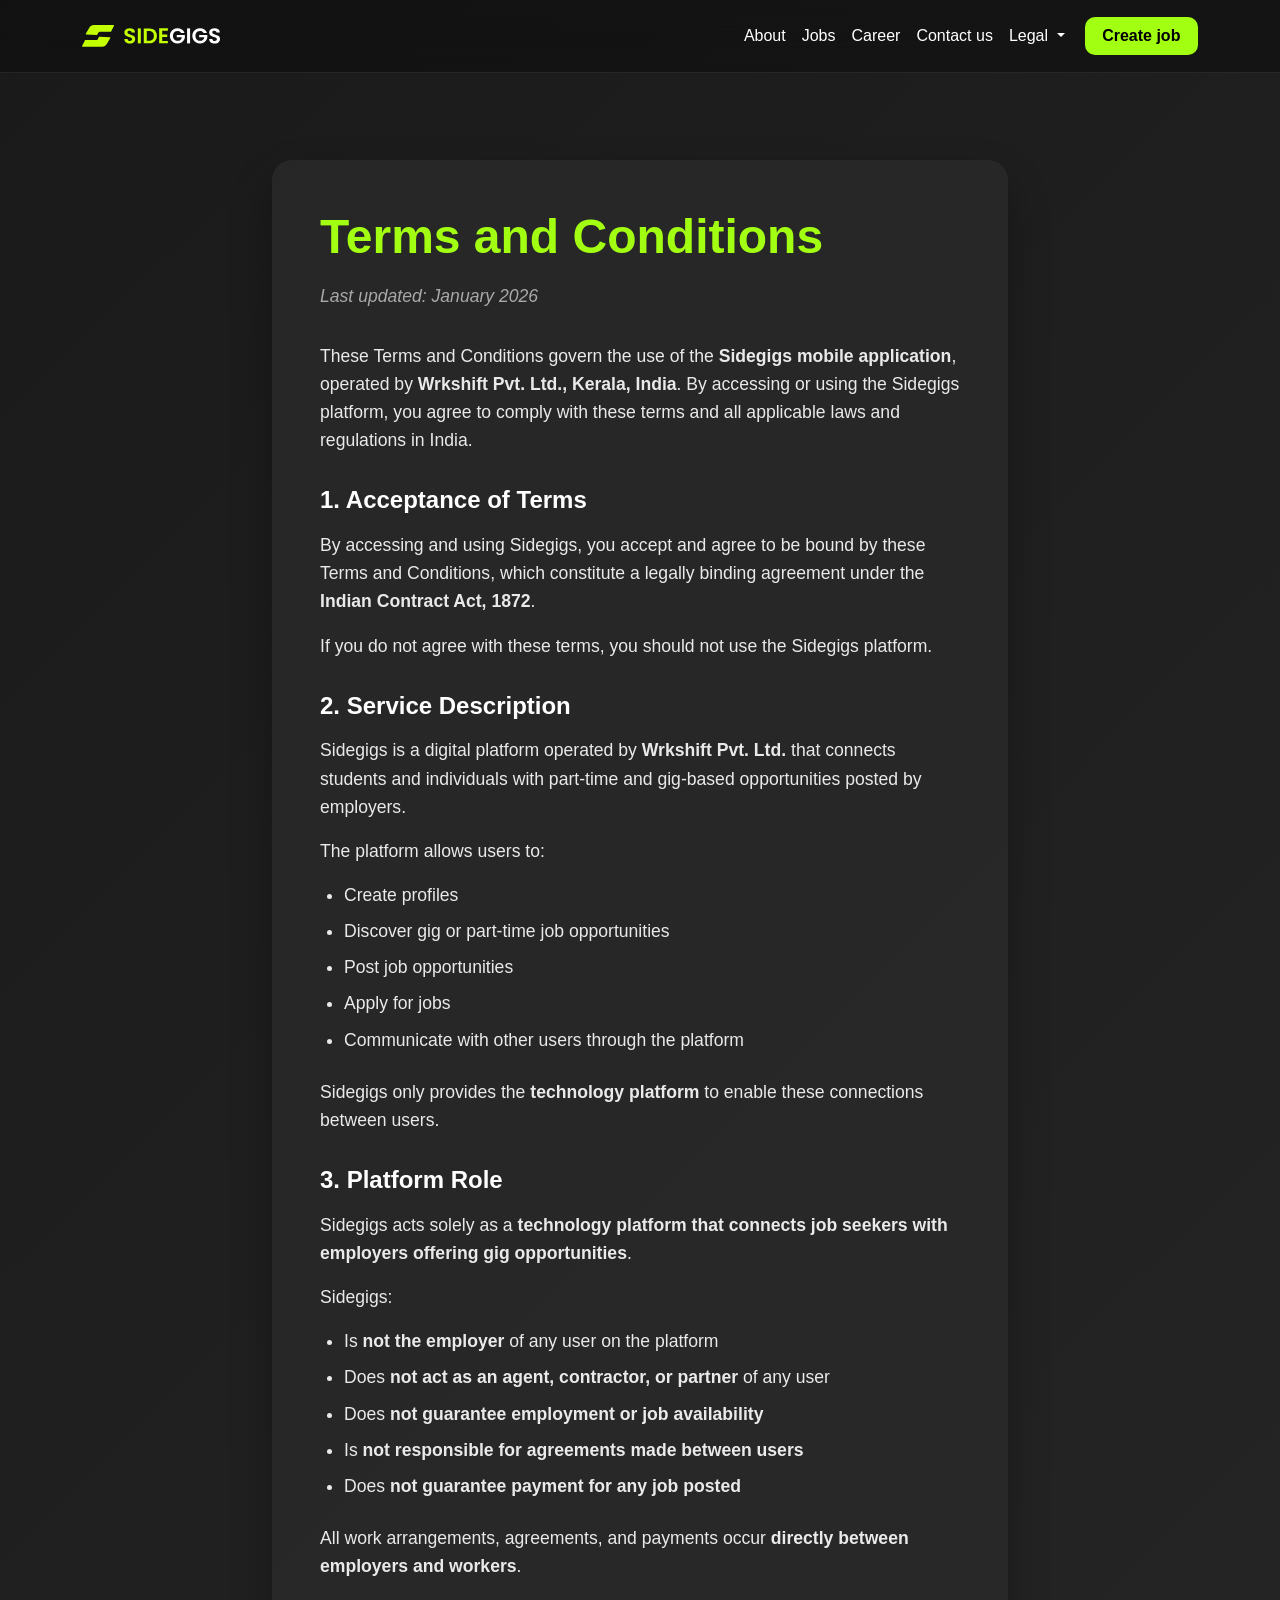
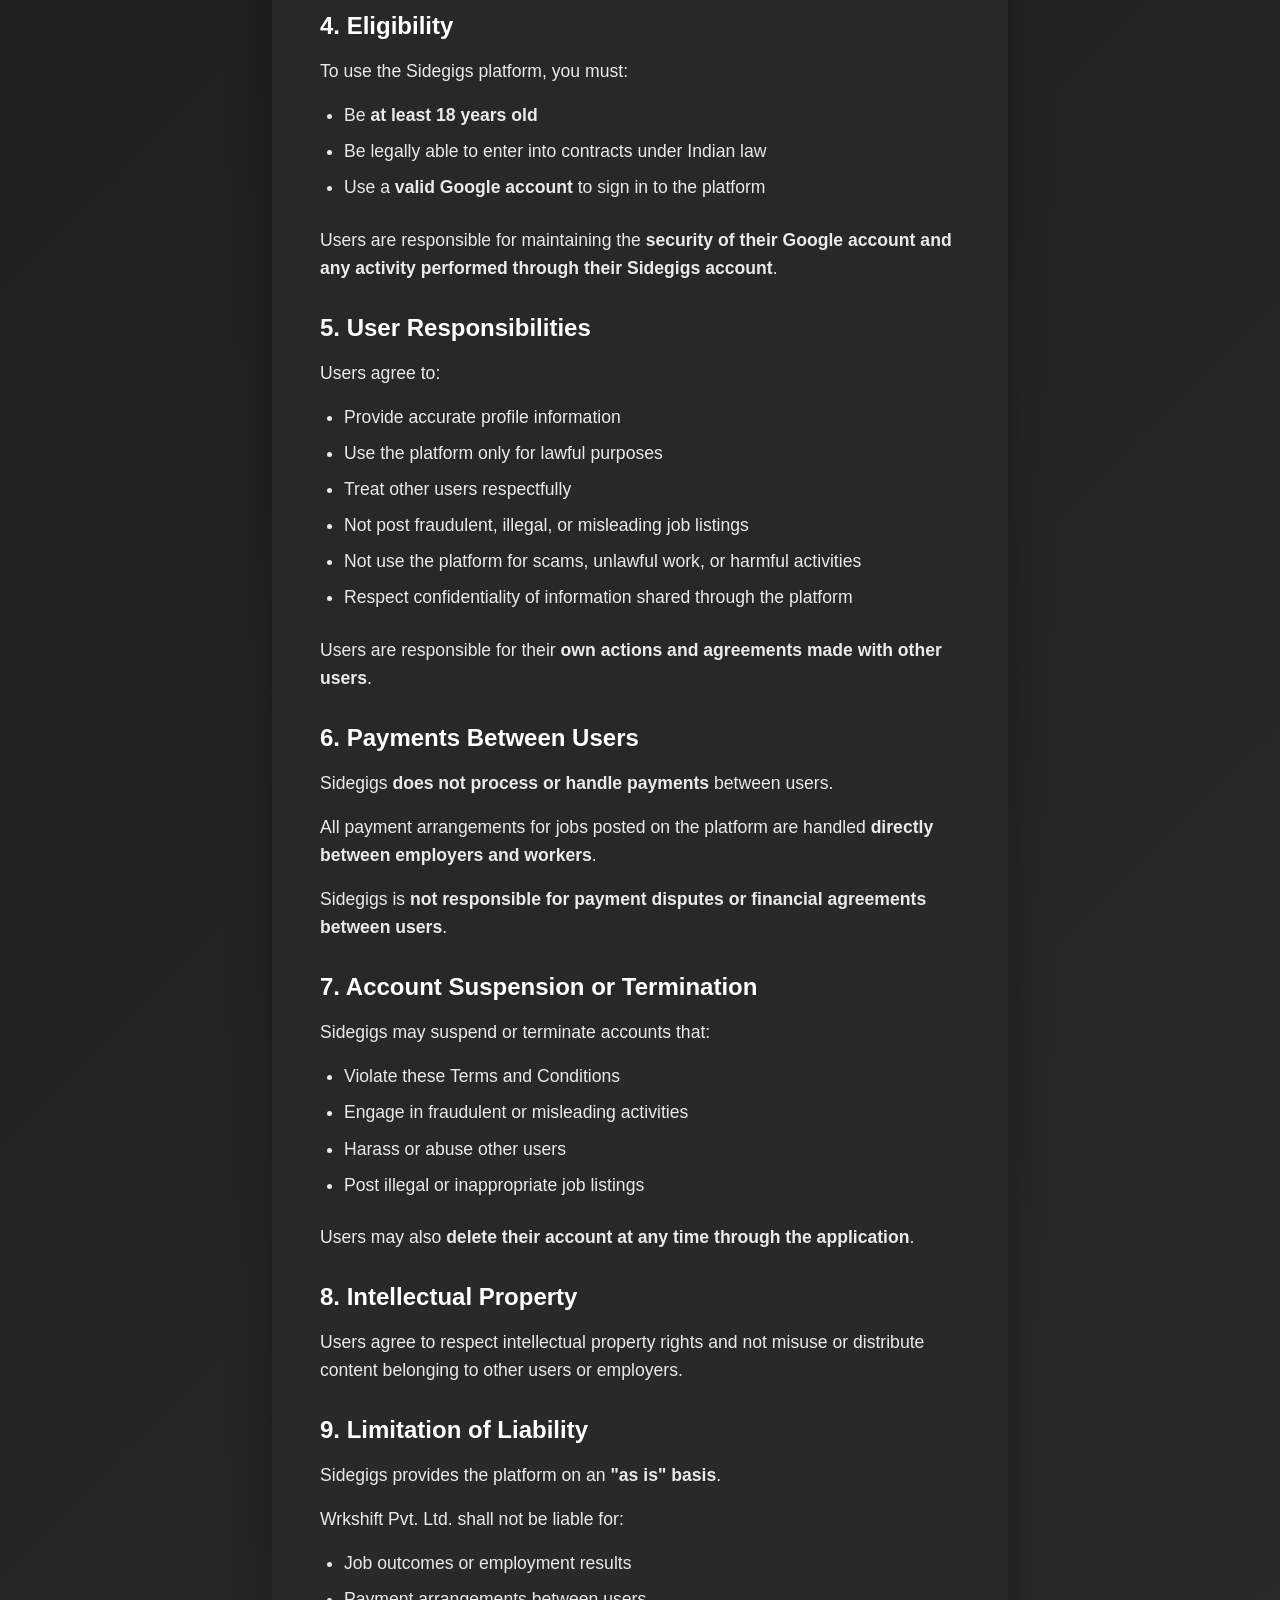
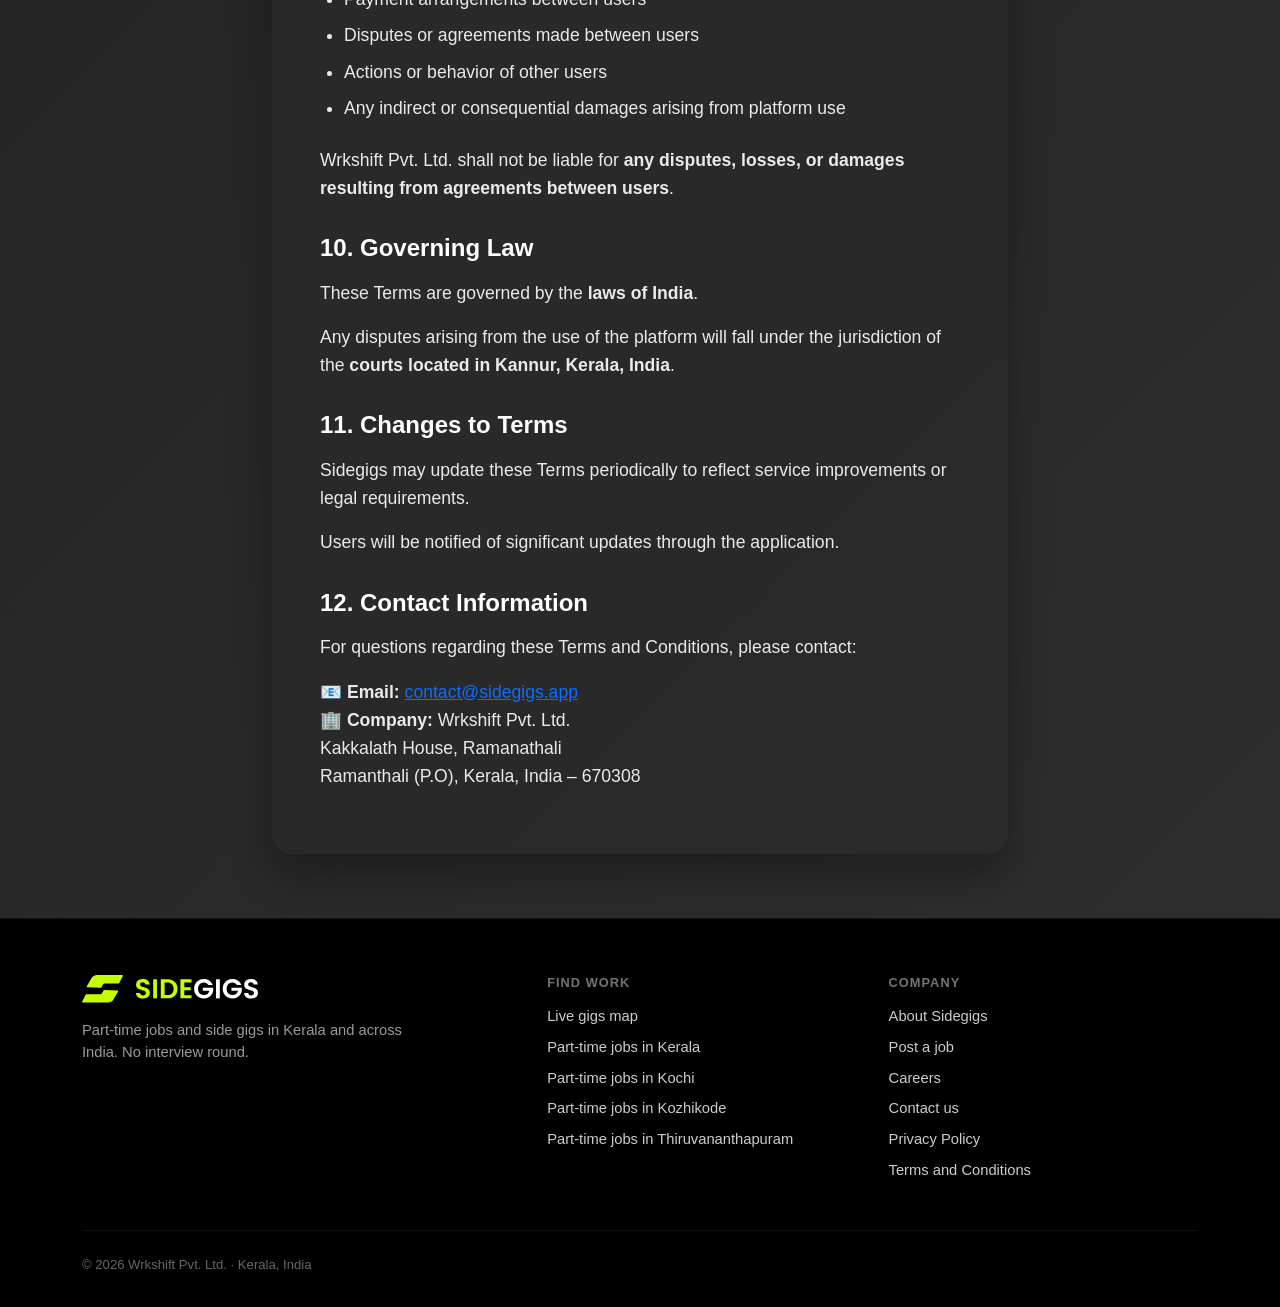
<file: terms-conditions.html>
<!DOCTYPE html>
<html lang="en">

<head>
    <meta charset="UTF-8">
    <meta name="viewport" content="width=device-width, initial-scale=1.0">

    <!-- Favicon -->
    <link rel="icon" type="image/png" href="images/fav.png">
    <link rel="apple-touch-icon" href="images/fav.png">

    <!-- Primary SEO -->
    <title>Terms and Conditions – Sidegigs App | Wrkshift Pvt. Ltd.</title>
    <meta name="description"
        content="Read the Sidegigs Terms and Conditions. Sidegigs, operated by Wrkshift Pvt. Ltd., Kerala, India, outlines the rules and responsibilities for using the Sidegigs gig job platform.">
    <meta name="keywords"
        content="sidegigs terms and conditions, sidegigs app terms, Wrkshift terms of service, sidegigs user agreement India">
    <meta name="author" content="Wrkshift Pvt. Ltd.">
    <meta name="robots" content="index, follow">
    <link rel="canonical" href="https://sidegigs.app/terms-conditions.html">

    <!-- Open Graph -->
    <meta property="og:type" content="website">
    <meta property="og:url" content="https://sidegigs.app/terms-conditions.html">
    <meta property="og:title" content="Terms and Conditions – Sidegigs App | Wrkshift Pvt. Ltd.">
    <meta property="og:description"
        content="Read the Terms and Conditions for using the Sidegigs gig job app by Wrkshift Pvt. Ltd., Kerala, India. Governs the use of the Sidegigs platform under Indian law.">
    <meta property="og:image" content="https://sidegigs.app/images/og-image.png">
    <meta property="og:site_name" content="Sidegigs">

    <link href="https://cdn.jsdelivr.net/npm/bootstrap@5.3.0/dist/css/bootstrap.min.css" rel="stylesheet">
    <link href="https://cdnjs.cloudflare.com/ajax/libs/font-awesome/6.0.0/css/all.min.css" rel="stylesheet">
    <link rel="stylesheet" href="style.css">
</head>

<body>
    <!-- Navigation -->
    <nav class="navbar navbar-expand-lg fixed-top navbar-dark">
        <div class="container">
            <a class="navbar-brand" href="index.html">
                <img src="images/logo.svg" alt="Sidegigs Logo" class="navbar-logo">
            </a>
            <button class="navbar-toggler" type="button" data-bs-toggle="collapse"
                data-bs-target="#navbarSupportedContent" aria-controls="navbarSupportedContent" aria-expanded="false"
                aria-label="Toggle navigation">
                <span class="navbar-toggler-icon"></span>
            </button>
            <div class="collapse navbar-collapse ms-auto" id="navbarSupportedContent">
                <ul class="navbar-nav ms-auto mb-2 mb-lg-0">
                    <li class="nav-item">
                        <a class="nav-link" href="about.html">About</a>
                    </li>
                    <li class="nav-item">
                        <a class="nav-link" href="jobs.html">Jobs</a>
                    </li>
                    <li class="nav-item">
                        <a class="nav-link" href="career.html">Career</a>
                    </li>
                    <li class="nav-item">
                        <a class="nav-link" href="mailto:contact@sidegigs.app">Contact us</a>
                    </li>
                    <li class="nav-item dropdown">
                        <a class="nav-link dropdown-toggle" href="#" id="navbarDropdown" role="button"
                            data-bs-toggle="dropdown" aria-expanded="false">
                            Legal
                        </a>
                        <ul class="dropdown-menu" aria-labelledby="navbarDropdown">
                            <li><a class="dropdown-item" href="privacy-policy.html">Privacy Policy</a></li>
                            <li><a class="dropdown-item" href="terms-conditions.html">Terms and Conditions</a></li>
                        </ul>
                    </li>
                    <li class="nav-item nav-cta-item">
                        <a class="nav-cta" href="business.html">Create job</a>
                    </li>
                </ul>
            </div>
        </div>
    </nav>

    <!-- Terms and Conditions Content -->
    <section class="legal-section">
        <div class="container">
            <div class="row justify-content-center">
                <div class="col-lg-8">
                    <div class="legal-content">
                        <h1>Terms and Conditions</h1>
                        <p class="last-updated">Last updated: January 2026</p>
                        <p>These Terms and Conditions govern the use of the <strong>Sidegigs mobile
                                application</strong>, operated by
                            <strong>Wrkshift Pvt. Ltd., Kerala, India</strong>. By accessing or using the Sidegigs
                            platform, you agree
                            to comply with these terms and all applicable laws and regulations in India.
                        </p>

                        <h2>1. Acceptance of Terms</h2>
                        <p>By accessing and using Sidegigs, you accept and agree to be bound by these Terms and
                            Conditions, which constitute a legally binding agreement under the <strong>Indian Contract
                                Act, 1872</strong>.</p>
                        <p>If you do not agree with these terms, you should not use the Sidegigs platform.</p>

                        <h2>2. Service Description</h2>
                        <p>Sidegigs is a digital platform operated by <strong>Wrkshift Pvt. Ltd.</strong> that connects
                            students and individuals with part-time and gig-based opportunities posted by employers.</p>
                        <p>The platform allows users to:</p>
                        <ul>
                            <li>Create profiles</li>
                            <li>Discover gig or part-time job opportunities</li>
                            <li>Post job opportunities</li>
                            <li>Apply for jobs</li>
                            <li>Communicate with other users through the platform</li>
                        </ul>
                        <p>Sidegigs only provides the <strong>technology platform</strong> to enable these connections
                            between users.</p>

                        <h2>3. Platform Role</h2>
                        <p>Sidegigs acts solely as a <strong>technology platform that connects job seekers with
                                employers offering gig opportunities</strong>.</p>
                        <p>Sidegigs:</p>
                        <ul>
                            <li>Is <strong>not the employer</strong> of any user on the platform</li>
                            <li>Does <strong>not act as an agent, contractor, or partner</strong> of any user</li>
                            <li>Does <strong>not guarantee employment or job availability</strong></li>
                            <li>Is <strong>not responsible for agreements made between users</strong></li>
                            <li>Does <strong>not guarantee payment for any job posted</strong></li>
                        </ul>
                        <p>All work arrangements, agreements, and payments occur <strong>directly between employers and
                                workers</strong>.</p>

                        <h2>4. Eligibility</h2>
                        <p>To use the Sidegigs platform, you must:</p>
                        <ul>
                            <li>Be <strong>at least 18 years old</strong></li>
                            <li>Be legally able to enter into contracts under Indian law</li>
                            <li>Use a <strong>valid Google account</strong> to sign in to the platform</li>
                        </ul>
                        <p>Users are responsible for maintaining the <strong>security of their Google account and any
                                activity performed through their Sidegigs account</strong>.</p>

                        <h2>5. User Responsibilities</h2>
                        <p>Users agree to:</p>
                        <ul>
                            <li>Provide accurate profile information</li>
                            <li>Use the platform only for lawful purposes</li>
                            <li>Treat other users respectfully</li>
                            <li>Not post fraudulent, illegal, or misleading job listings</li>
                            <li>Not use the platform for scams, unlawful work, or harmful activities</li>
                            <li>Respect confidentiality of information shared through the platform</li>
                        </ul>
                        <p>Users are responsible for their <strong>own actions and agreements made with other
                                users</strong>.</p>

                        <h2>6. Payments Between Users</h2>
                        <p>Sidegigs <strong>does not process or handle payments</strong> between users.</p>
                        <p>All payment arrangements for jobs posted on the platform are handled <strong>directly between
                                employers and workers</strong>.</p>
                        <p>Sidegigs is <strong>not responsible for payment disputes or financial agreements between
                                users</strong>.</p>

                        <h2>7. Account Suspension or Termination</h2>
                        <p>Sidegigs may suspend or terminate accounts that:</p>
                        <ul>
                            <li>Violate these Terms and Conditions</li>
                            <li>Engage in fraudulent or misleading activities</li>
                            <li>Harass or abuse other users</li>
                            <li>Post illegal or inappropriate job listings</li>
                        </ul>
                        <p>Users may also <strong>delete their account at any time through the application</strong>.</p>

                        <h2>8. Intellectual Property</h2>
                        <p>Users agree to respect intellectual property rights and not misuse or distribute content
                            belonging to other users or employers.</p>

                        <h2>9. Limitation of Liability</h2>
                        <p>Sidegigs provides the platform on an <strong>"as is" basis</strong>.</p>
                        <p>Wrkshift Pvt. Ltd. shall not be liable for:</p>
                        <ul>
                            <li>Job outcomes or employment results</li>
                            <li>Payment arrangements between users</li>
                            <li>Disputes or agreements made between users</li>
                            <li>Actions or behavior of other users</li>
                            <li>Any indirect or consequential damages arising from platform use</li>
                        </ul>
                        <p>Wrkshift Pvt. Ltd. shall not be liable for <strong>any disputes, losses, or damages resulting
                                from agreements between users</strong>.</p>

                        <h2>10. Governing Law</h2>
                        <p>These Terms are governed by the <strong>laws of India</strong>.</p>
                        <p>Any disputes arising from the use of the platform will fall under the jurisdiction of the
                            <strong>courts located in Kannur, Kerala, India</strong>.
                        </p>

                        <h2>11. Changes to Terms</h2>
                        <p>Sidegigs may update these Terms periodically to reflect service improvements or legal
                            requirements.</p>
                        <p>Users will be notified of significant updates through the application.</p>

                        <h2>12. Contact Information</h2>
                        <p>For questions regarding these Terms and Conditions, please contact:</p>
                        <p>📧 <strong>Email:</strong> <a href="mailto:contact@sidegigs.app">contact@sidegigs.app</a><br>
                            🏢 <strong>Company:</strong> Wrkshift Pvt. Ltd.<br>
                            Kakkalath House, Ramanathali<br>
                            Ramanthali (P.O), Kerala, India – 670308
                        </p>
                    </div>
                </div>
            </div>
        </div>
    </section>

    <!-- Footer -->
    <footer class="site-footer">
        <div class="container">
            <div class="site-footer-grid">
                <div class="site-footer-brand">
                    <img src="images/logo.svg" alt="Sidegigs" class="navbar-logo">
                    <p>Part-time jobs and side gigs in Kerala and across India. No interview round.</p>
                </div>
                <nav aria-label="Find work">
                    <h2>Find work</h2>
                    <a href="jobs.html">Live gigs map</a>
                    <a href="part-time-jobs-kerala.html">Part-time jobs in Kerala</a>
                    <a href="part-time-jobs-kerala.html#kochi">Part-time jobs in Kochi</a>
                    <a href="part-time-jobs-kerala.html#kozhikode">Part-time jobs in Kozhikode</a>
                    <a href="part-time-jobs-kerala.html#thiruvananthapuram">Part-time jobs in Thiruvananthapuram</a>
                </nav>
                <nav aria-label="Company">
                    <h2>Company</h2>
                    <a href="about.html">About Sidegigs</a>
                    <a href="business.html">Post a job</a>
                    <a href="career.html">Careers</a>
                    <a href="mailto:contact@sidegigs.app">Contact us</a>
                    <a href="privacy-policy.html">Privacy Policy</a>
                    <a href="terms-conditions.html">Terms and Conditions</a>
                </nav>
            </div>
            <p class="site-footer-legal">© 2026 Wrkshift Pvt. Ltd. · Kerala, India</p>
        </div>
    </footer>

    <script src="https://cdn.jsdelivr.net/npm/bootstrap@5.3.0/dist/js/bootstrap.bundle.min.js"></script>
    <script src="script.js"></script>
</body>

</html>
</file>
<file: style.css>
:root {
    --primary-green: #a3ff12;
    --dark-bg: #1a1a1a;
    --card-bg: #2a2a2a;
}

* {
    margin: 0;
    padding: 0;
    box-sizing: border-box;
}

/* Custom font import - Figtree from Google Fonts */
@import url('https://fonts.googleapis.com/css2?family=Figtree:ital,wght@0,300..900;1,300..900&display=swap');

body {
    font-family: 'Figtree', -apple-system, BlinkMacSystemFont, 'Segoe UI', Roboto, sans-serif;
    background: black;
    color: white;
    overflow-x: hidden;
    min-height: 100vh;
}

.navbar {
    background: rgba(0, 0, 0, 0.3);
    backdrop-filter: blur(20px);
    -webkit-backdrop-filter: blur(20px);
    border-bottom: 1px solid rgba(255, 255, 255, 0.08);
    padding: 1rem 0;
}

.navbar-brand {
    font-family: 'Figtree', sans-serif;
    font-size: 1.5rem;
    font-weight: 700;
    color: white !important;
    display: flex;
    align-items: center;
    gap: 0.5rem;
}

.navbar-nav .nav-link {
    color: white !important;
    transition: color 0.3s ease;
}

.navbar-nav .nav-link:hover {
    color: rgb(195 255 0 / 57%) !important;
}

.dropdown-item {
    color: white !important;
    transition: color 0.3s ease;
}

.dropdown-item:hover {
    color: rgb(195 255 0 / 57%) !important;
    background-color: transparent !important;
}

.dropdown-menu {
    background-color: black !important;
    border: 1px solid rgba(255, 255, 255, 0.1) !important;
    padding: 0.5rem 0 !important;
    margin-top: 0.5rem !important;
    min-width: 200px !important;
    left: auto !important;
    right: 0 !important;
    transform: none !important;
}

.dropdown-item {
    color: white !important;
    transition: color 0.3s ease;
    padding: 0.5rem 1rem !important;
    white-space: nowrap !important;
    overflow: hidden !important;
    text-overflow: ellipsis !important;
    max-width: 200px !important;
    width: 100% !important;
    display: block !important;
}

.brand-icon {
    width: 32px;
    height: 32px;
    background: var(--primary-green);
    border-radius: 6px;
    display: flex;
    align-items: center;
    justify-content: center;
    color: black;
    font-weight: 900;
    font-size: 1.2rem;
    transform: skew(-15deg);
}

.contact-btn {
    font-family: 'Figtree', sans-serif;
    background: var(--primary-green);
    color: black !important;
    border: none;
    padding: 0.7rem 1.5rem;
    border-radius: 10px;
    font-weight: 600;
    text-decoration: none;
    transition: all 0.3s ease;
}

.contact-btn:hover {
    background: #8fdc00;
    transform: translateY(-2px);
    box-shadow: 0 10px 25px rgba(163, 255, 18, 0.3);
}

.hero-section {
    min-height: 100vh;
    display: flex;
    align-items: center;
    position: relative;
    padding: 8rem 0 4rem;
    background: black;
    background-image: url('images/bg.png');
    background-size: cover;
    background-position: center;
    background-repeat: no-repeat;
    background-attachment: fixed;
}

.hero-content {
    text-align: left;
    max-width: 600px;
    margin: 0;
    padding: 2rem;
    /* Background removed as requested */
    border-radius: 20px;
    box-shadow: none;
}

.hero-content h1 {
    font-family: 'Figtree', sans-serif;
    font-size: 83.25px;
    font-style: normal;
    font-weight: 500;
    line-height: 110%; /* 91.575px */
    letter-spacing: -4.212px;
    margin-bottom: 1.5rem;
    background: linear-gradient(180deg, #FFF 54.17%, #C3FF00 100%);
    background-clip: text;
    -webkit-background-clip: text;
    -webkit-text-fill-color: transparent;
}

.hero-content .highlight {
    color: var(--primary-green);
    -webkit-text-fill-color: var(--primary-green);
}

.hero-description {
    font-family: 'Figtree', sans-serif;
    font-size: 1.2rem;
    line-height: 1.6;
    margin-bottom: 3rem;
    color: rgba(255, 255, 255, 0.9);
    text-align: left;
}

.download-buttons {
    display: flex;
    gap: 1rem;
    flex-wrap: wrap;
    justify-content: flex-start;
}

.download-btn {
    font-family: 'Figtree', sans-serif;
    display: flex;
    align-items: center;
    gap: 0.8rem;
    padding: 1rem 2rem;
    border-radius: 12px;
    text-decoration: none;
    font-weight: 600;
    transition: all 0.3s ease;
    border: 2px solid transparent;
    min-width: 200px;
}

.download-btn.google-play {
    display: flex;
    width: 198px;
    height: 60px;
    padding: 11px 18px;
    flex-direction: row;
    align-items: center;
    gap: 10px;
    flex-shrink: 0;
    border-radius: 10px;
    border: 1px solid rgba(195, 255, 0, 0.24);
    background: #000;
    color: white;
}

.download-btn.app-store {
    display: flex;
    width: 198px;
    height: 60px;
    padding: 11px 21px;
    flex-direction: row;
    align-items: center;
    gap: 10px;
    flex-shrink: 0;
    border-radius: 10px;
    background: #C3FF00;
    color: black;
}

.download-btn:hover {
    transform: translateY(-3px);
    box-shadow: 0 15px 35px rgba(0, 0, 0, 0.3);
}

.download-btn.google-play:hover {
    background: #444;
    color: white;
}

.download-btn.app-store:hover {
    background: #8fdc00;
    color: black;
}

.download-icon {
    width: 24px;
    height: 24px;
}

.google-play .download-icon {
    width: 24.873px;
    height: 31.3px;
}

.download-text {
    font-family: 'Figtree', sans-serif;
    display: flex;
    color: #C3FF00;
    width: 104px;
    flex-direction: column;
    align-items: flex-start;
    gap: 2px;
}

.download-btn.app-store .download-text {
    display: flex;
    width: 104px;
    flex-direction: column;
    align-items: flex-start;
    color: black;
}

.download-text small {
    font-size: 0.8rem;
    opacity: 0.8;
}

.floating-circle {
    position: absolute;
    border-radius: 50%;
    background: linear-gradient(135deg, var(--primary-green), #7dd87d);
    opacity: 0.1;
    animation: float 6s ease-in-out infinite;
}

.floating-circle:nth-child(1) {
    width: 200px;
    height: 200px;
    top: 10%;
    left: 10%;
    animation-delay: 0s;
}

.floating-circle:nth-child(2) {
    width: 150px;
    height: 150px;
    top: 70%;
    right: 10%;
    animation-delay: 2s;
}

.floating-circle:nth-child(3) {
    width: 100px;
    height: 100px;
    top: 40%;
    left: 80%;
    animation-delay: 4s;
}
.hand-mob {
    display: none;
}
a.link {
    color: rgb(255 255 255 / 45%);
    text-decoration: none;
}
a.link:hover {
    color: rgb(195 255 0 / 57%);
}

/* Legal Pages Styles */
.legal-section {
    min-height: 100vh;
    padding: 8rem 0 4rem;
    background: linear-gradient(135deg, #1a1a1a 0%, #2d2d2d 100%);
}

.legal-content {
    background: rgba(42, 42, 42, 0.8);
    padding: 3rem;
    border-radius: 20px;
    box-shadow: 0 20px 40px rgba(0, 0, 0, 0.3);
    margin-top: 2rem;
}

.legal-content h1 {
    font-family: 'Figtree', sans-serif;
    font-size: 3rem;
    font-weight: 700;
    color: var(--primary-green);
    margin-bottom: 1rem;
}

.legal-content h2 {
    font-family: 'Figtree', sans-serif;
    font-size: 1.5rem;
    font-weight: 600;
    color: white;
    margin-top: 2rem;
    margin-bottom: 1rem;
}

.legal-content p {
    font-family: 'Figtree', sans-serif;
    font-size: 1.1rem;
    line-height: 1.6;
    color: rgba(255, 255, 255, 0.9);
    margin-bottom: 1rem;
}

.legal-content ul {
    margin-bottom: 1.5rem;
    padding-left: 1.5rem;
}

.legal-content li {
    font-family: 'Figtree', sans-serif;
    font-size: 1.1rem;
    line-height: 1.6;
    color: rgba(255, 255, 255, 0.9);
    margin-bottom: 0.5rem;
}

.last-updated {
    color: rgba(255, 255, 255, 0.6) !important;
    font-style: italic;
    margin-bottom: 2rem !important;
}

/* Career Page Styles */
.career-section {
    min-height: 100vh;
    padding: 8rem 0 4rem;
    background: black;
}

.career-content {
    background: rgba(0, 0, 0, 0.8);
    padding: 3rem;
    border-radius: 20px;
    box-shadow: 0 20px 40px rgba(0, 0, 0, 0.3);
    margin-top: 2rem;
    text-align: center;
}

.career-content h1 {
    font-family: 'Figtree', sans-serif;
    font-size: 3rem;
    font-weight: 700;
    color: var(--primary-green);
    margin-bottom: 1rem;
}

.career-subtitle {
    font-family: 'Figtree', sans-serif;
    font-size: 1.2rem;
    color: rgba(255, 255, 255, 0.8);
    margin-bottom: 3rem;
}

.no-openings-message {
    background: rgba(26, 26, 26, 0.6);
    padding: 2.5rem;
    border-radius: 15px;
    border: 1px solid rgba(195, 255, 0, 0.2);
    margin-top: 2rem;
}

.icon-container {
    margin-bottom: 1.5rem;
}

.icon-container i {
    font-size: 4rem;
    color: var(--primary-green);
    opacity: 0.8;
}

.no-openings-message h2 {
    font-family: 'Figtree', sans-serif;
    font-size: 2rem;
    font-weight: 600;
    color: white;
    margin-bottom: 1rem;
}

.no-openings-message p {
    font-family: 'Figtree', sans-serif;
    font-size: 1.1rem;
    line-height: 1.6;
    color: rgba(255, 255, 255, 0.9);
    margin-bottom: 2rem;
}

.future-opportunities {
    text-align: left;
    margin: 2rem 0;
    padding: 1.5rem;
    background: rgba(0, 0, 0, 0.3);
    border-radius: 10px;
}

.future-opportunities h3 {
    font-family: 'Figtree', sans-serif;
    font-size: 1.3rem;
    font-weight: 600;
    color: var(--primary-green);
    margin-bottom: 1rem;
}

.future-opportunities p {
    font-family: 'Figtree', sans-serif;
    font-size: 1rem;
    color: rgba(255, 255, 255, 0.8);
    margin-bottom: 1rem;
}

.future-opportunities ul {
    list-style: none;
    padding: 0;
}

.future-opportunities li {
    font-family: 'Figtree', sans-serif;
    font-size: 1rem;
    color: rgba(255, 255, 255, 0.9);
    margin-bottom: 0.8rem;
    padding-left: 1rem;
    position: relative;
}

.future-opportunities li:before {
    content: "•";
    color: var(--primary-green);
    font-weight: bold;
    position: absolute;
    left: 0;
}

.contact-info {
    margin-top: 2rem;
    padding: 1.5rem;
    background: rgba(195, 255, 0, 0.1);
    border-radius: 10px;
    border: 1px solid rgba(195, 255, 0, 0.3);
}

.contact-info h3 {
    font-family: 'Figtree', sans-serif;
    font-size: 1.3rem;
    font-weight: 600;
    color: var(--primary-green);
    margin-bottom: 1rem;
}

.contact-info p {
    font-family: 'Figtree', sans-serif;
    font-size: 1rem;
    color: rgba(255, 255, 255, 0.9);
    margin-bottom: 1.5rem;
}

.btn-primary {
    background: var(--primary-green);
    color: black;
    border: none;
    padding: 0.8rem 2rem;
    border-radius: 10px;
    font-family: 'Figtree', sans-serif;
    font-weight: 600;
    text-decoration: none;
    transition: all 0.3s ease;
}

.btn-primary:hover {
    background: #8fdc00;
    color: black;
    transform: translateY(-2px);
    box-shadow: 0 10px 25px rgba(163, 255, 18, 0.3);
}
@keyframes float {
    0%, 100% { transform: translateY(0px) rotate(0deg); }
    50% { transform: translateY(-20px) rotate(180deg); }
}
@media (max-width: 1200px) {
    .hero-content h1 {
        font-size: 60px;
    }
    .floating-elements {
        display: none;
    }
}

@media (max-width: 768px) {
    body {
        background: black !important;
    }
    
    .hero-section {
        padding: 6rem 0 2rem;
        background: black !important;
    }
    
    .career-section {
        background: black !important;
    }
    
    .hero-content {
        margin: 1rem;
        padding: 1.5rem;
    }
    
    .download-buttons {
        justify-content: flex-start;
    }
    
    .download-btn {
        min-width: 180px;
    }
    .hero-content h1 {
        letter-spacing: -1.212px;
        font-size: 60px;
    }
    .hand-mob {
        display: block;
        width: 70%;
    }
    .hero-section {
        flex-direction: column;
        align-items: flex-start;
        background-image: none !important;
    }
}

@media (max-width: 576px) {
    body {
        background: black !important;
    }
    
    .hero-section {
        background: black !important;
    }
    
    .career-section {
        background: black !important;
    }
    
    .download-buttons {
        flex-direction: row;
        align-items: center;
        justify-content: center;
    }
    
    .download-btn {
        width: 100%;
        max-width: 250px;
    }
    
    .hero-content {
        margin: 0.5rem;
        padding: 1rem;
    }
    .floating-circle:nth-child(3) {
        left: 40% !important;
    }
    .hero-description {
        text-align: center ;
        font-size: 0.875rem;
        margin-bottom: 1rem;
    }
    .hero-content h1 {
        font-size: 45px;
        text-align: center;
        margin-bottom: 1rem;
    }
    .hand-mob {
        width: 85%;
    }
    .contact-btn {
        padding: .6rem 1rem;
        font-size: 14px;
    }
    .download-btn.google-play, .download-btn.app-store {
        width: auto;
        padding: 11px;
        font-size: 14px;
        min-width: auto;
        max-width: auto;
    }

    .google-play .download-icon {
        width: 20.873px;
        height: 24.3px;
    }

    .download-icon {
        width: 20px;
        height: 20px;
    }
    a.link {
        font-size: 14px;
    }
}

@media (max-width: 398px) {
    .download-buttons {
        flex-direction: column;
        align-items: center;
        gap: 0.75rem;
        width: 100%;
    }

    .download-btn.google-play,
    .download-btn.app-store {
        width: 100%;
        max-width: none;
        min-width: 0;
        padding: 13px 20px;
        font-size: 15px;
        justify-content: center;
    }
}
/* Jobs Page Styles */
.jobs-section {
    position: relative;
    height: 100vh;
    height: 100dvh;
    min-height: 600px;
    overflow: hidden;
    background: radial-gradient(ellipse at 50% 65%, #0c1104 0%, #000 65%);
}

.jobs-stage {
    position: absolute;
    inset: 0;
    cursor: grab;
    /* The page is the globe, so a finger drag in any direction turns it. */
    touch-action: none;
    outline: none;
}

/* Darkens the left edge so the intro reads over the land dots. */
.jobs-section::before {
    content: "";
    position: absolute;
    inset: 0 auto 0 0;
    width: min(560px, 45%);
    background: linear-gradient(to right, rgba(0, 0, 0, 0.85) 40%, rgba(0, 0, 0, 0));
    pointer-events: none;
    z-index: 2;
}

.jobs-markers {
    z-index: 1;
}

.jobs-intro,
.jobs-panel,
.jobs-controls {
    z-index: 3;
}

.jobs-stage.is-dragging {
    cursor: grabbing;
}

.jobs-stage:focus-visible {
    box-shadow: inset 0 0 0 2px rgba(195, 255, 0, 0.5);
}

.jobs-stage canvas {
    display: block;
    width: 100%;
    height: 100%;
}

.jobs-markers {
    position: absolute;
    inset: 0;
    pointer-events: none;
}

/* A marker's box is centred on its point; the label floats above it. */
.globe-marker {
    position: absolute;
    left: -11px;
    top: -11px;
    width: 22px;
    height: 22px;
    padding: 0;
    border: 0;
    background: none;
    pointer-events: auto;
    cursor: pointer;
    transition: opacity 0.2s ease;
    will-change: transform;
}

.globe-marker-dot {
    position: absolute;
    inset: 5px;
    border-radius: 50%;
    background: #C3FF00;
    box-shadow: 0 0 0 2px rgba(0, 0, 0, 0.85), 0 0 12px rgba(195, 255, 0, 0.7);
    transition: transform 0.2s ease;
}

.globe-marker.is-remote .globe-marker-dot {
    background: #7cc8ff;
    box-shadow: 0 0 0 2px rgba(0, 0, 0, 0.85), 0 0 12px rgba(124, 200, 255, 0.7);
}

.globe-marker.is-hot .globe-marker-dot::after {
    content: "";
    position: absolute;
    inset: 0;
    border-radius: 50%;
    border: 2px solid currentColor;
    color: #C3FF00;
    animation: globe-pulse 2s ease-out infinite;
}

.globe-marker:hover .globe-marker-dot,
.globe-marker:focus-visible .globe-marker-dot {
    transform: scale(1.35);
}

.globe-marker.is-selected .globe-marker-dot {
    transform: scale(1.5);
    box-shadow: 0 0 0 2px #000, 0 0 0 4px #C3FF00, 0 0 18px rgba(195, 255, 0, 0.9);
}

.globe-marker.is-remote.is-selected .globe-marker-dot {
    box-shadow: 0 0 0 2px #000, 0 0 0 4px #7cc8ff, 0 0 18px rgba(124, 200, 255, 0.9);
}

.globe-marker:focus-visible {
    outline: none;
}

.globe-marker-label {
    position: absolute;
    left: 50%;
    bottom: calc(100% + 4px);
    transform: translate(-50%, 4px);
    padding: 3px 9px;
    border-radius: 999px;
    background: rgba(0, 0, 0, 0.8);
    border: 1px solid rgba(195, 255, 0, 0.3);
    color: white;
    font-size: 12px;
    font-weight: 600;
    white-space: nowrap;
    opacity: 0;
    pointer-events: none;
    transition: opacity 0.2s ease, transform 0.2s ease;
    backdrop-filter: blur(6px);
    -webkit-backdrop-filter: blur(6px);
}

.globe-marker-label em {
    font-style: normal;
    color: #C3FF00;
    margin-left: 2px;
}

.globe-marker.is-remote .globe-marker-label {
    border-color: rgba(124, 200, 255, 0.35);
}

.globe-marker.is-remote .globe-marker-label em {
    color: #7cc8ff;
}

.globe-marker.is-named .globe-marker-label,
.globe-marker:hover .globe-marker-label,
.globe-marker:focus-visible .globe-marker-label {
    opacity: 1;
    transform: translate(-50%, 0);
}

.globe-marker.is-selected,
.globe-marker:hover,
.globe-marker:focus-visible {
    z-index: 2;
}

.globe-marker.is-selected .globe-marker-label {
    background: #C3FF00;
    color: black;
    border-color: #C3FF00;
}

.globe-marker.is-selected .globe-marker-label em {
    color: rgba(0, 0, 0, 0.6);
}

.globe-marker.is-remote.is-selected .globe-marker-label {
    background: #7cc8ff;
    border-color: #7cc8ff;
}

@keyframes globe-pulse {
    0% { transform: scale(1); opacity: 0.8; }
    100% { transform: scale(3.2); opacity: 0; }
}

/* Intro and city list, over the left of the globe */
.jobs-intro {
    position: absolute;
    top: 7rem;
    left: max(1.5rem, calc((100% - 1320px) / 2 + 0.75rem));
    width: 340px;
    max-height: calc(100% - 9.5rem);
    display: flex;
    flex-direction: column;
    pointer-events: none;
}

.jobs-intro > * {
    pointer-events: auto;
}

.jobs-eyebrow {
    display: inline-flex;
    align-items: center;
    gap: 0.5rem;
    align-self: flex-start;
    padding: 0.3rem 0.8rem;
    border-radius: 999px;
    border: 1px solid rgba(195, 255, 0, 0.3);
    background: rgba(195, 255, 0, 0.08);
    color: #C3FF00;
    font-size: 0.8rem;
    font-weight: 600;
    letter-spacing: 0.04em;
    text-transform: uppercase;
}

.jobs-live-dot {
    width: 7px;
    height: 7px;
    border-radius: 50%;
    background: #C3FF00;
    box-shadow: 0 0 0 0 rgba(195, 255, 0, 0.6);
    animation: jobs-live 1.6s ease-out infinite;
}

@keyframes jobs-live {
    0% { box-shadow: 0 0 0 0 rgba(195, 255, 0, 0.6); }
    100% { box-shadow: 0 0 0 8px rgba(195, 255, 0, 0); }
}

.jobs-intro h1 {
    margin: 1rem 0 0.75rem;
    font-size: 2.75rem;
    font-weight: 500;
    line-height: 1.05;
    letter-spacing: -0.04em;
    color: white;
}

.jobs-intro h1 .highlight {
    color: #C3FF00;
}

.jobs-lead {
    font-size: 1rem;
    line-height: 1.55;
    color: rgba(255, 255, 255, 0.7);
    margin-bottom: 1.25rem;
}

.jobs-stats {
    display: flex;
    gap: 2rem;
    margin-bottom: 1.25rem;
}

.jobs-stats div {
    display: flex;
    flex-direction: column;
}

.jobs-stats strong {
    font-size: 2rem;
    font-weight: 600;
    line-height: 1;
    color: white;
    font-variant-numeric: tabular-nums;
}

.jobs-stats span {
    font-size: 0.8rem;
    color: rgba(255, 255, 255, 0.55);
    margin-top: 0.3rem;
}

.jobs-cities {
    display: grid;
    grid-template-columns: 1fr 1fr;
    gap: 2px 0.5rem;
    min-height: 0;
    overflow-y: auto;
    padding: 0.5rem;
    margin: 0 -0.5rem;
    border-radius: 14px;
    background: rgba(0, 0, 0, 0.45);
    backdrop-filter: blur(10px);
    -webkit-backdrop-filter: blur(10px);
    scrollbar-width: thin;
    scrollbar-color: rgba(255, 255, 255, 0.2) transparent;
}

.jobs-city {
    display: flex;
    align-items: center;
    gap: 0.5rem;
    min-width: 0;
    padding: 0.4rem 0.55rem;
    border: 0;
    border-radius: 8px;
    background: none;
    color: rgba(255, 255, 255, 0.8);
    font-size: 0.875rem;
    text-align: left;
    transition: background 0.2s ease, color 0.2s ease;
}

.jobs-city:hover {
    background: rgba(255, 255, 255, 0.07);
    color: white;
}

.jobs-city.is-selected {
    background: rgba(195, 255, 0, 0.14);
    color: white;
}

.jobs-city-dot {
    flex-shrink: 0;
    width: 7px;
    height: 7px;
    border-radius: 50%;
    background: #C3FF00;
}

.jobs-city.is-remote .jobs-city-dot {
    background: #7cc8ff;
}

.jobs-city-name {
    flex: 1;
    min-width: 0;
    overflow: hidden;
    text-overflow: ellipsis;
    white-space: nowrap;
}

.jobs-city-count {
    font-size: 0.75rem;
    color: rgba(255, 255, 255, 0.45);
    font-variant-numeric: tabular-nums;
}

/* Details, on the right */
.jobs-panel {
    position: absolute;
    top: 7rem;
    right: max(1.5rem, calc((100% - 1320px) / 2 + 0.75rem));
    width: 380px;
    max-height: calc(100% - 10.5rem);
    overflow-y: auto;
    padding: 1.25rem;
    border-radius: 20px;
    border: 1px solid rgba(255, 255, 255, 0.1);
    background: rgba(10, 12, 6, 0.78);
    backdrop-filter: blur(18px);
    -webkit-backdrop-filter: blur(18px);
    box-shadow: 0 30px 60px rgba(0, 0, 0, 0.5);
    scrollbar-width: thin;
    scrollbar-color: rgba(255, 255, 255, 0.2) transparent;
    animation: jobs-panel-in 0.35s ease;
}

.jobs-panel.is-open {
    border-color: rgba(195, 255, 0, 0.22);
}

@keyframes jobs-panel-in {
    from { opacity: 0; transform: translateX(16px); }
    to { opacity: 1; transform: none; }
}

.jobs-panel-empty {
    text-align: center;
    padding: 1rem 0.5rem;
}

.jobs-panel-empty-icon {
    width: 52px;
    height: 52px;
    margin: 0 auto 1rem;
    display: grid;
    place-items: center;
    border-radius: 50%;
    background: rgba(195, 255, 0, 0.1);
    color: #C3FF00;
    font-size: 1.3rem;
}

.jobs-panel-empty h2 {
    font-size: 1.25rem;
    font-weight: 600;
    margin-bottom: 0.5rem;
}

.jobs-panel-empty p {
    font-size: 0.9rem;
    color: rgba(255, 255, 255, 0.6);
    margin: 0;
}

.jobs-panel-head {
    display: flex;
    align-items: center;
    justify-content: space-between;
    gap: 0.75rem;
    margin-bottom: 1rem;
}

.jobs-panel-head h2 {
    font-size: 1.5rem;
    font-weight: 600;
    margin: 0;
}

.jobs-panel-sub,
.jobs-panel-crumb {
    font-size: 0.85rem;
    color: rgba(255, 255, 255, 0.55);
}

.jobs-panel-crumb {
    flex: 1;
}

.jobs-icon-btn {
    flex-shrink: 0;
    width: 36px;
    height: 36px;
    display: grid;
    place-items: center;
    border-radius: 50%;
    border: 1px solid rgba(255, 255, 255, 0.12);
    background: rgba(255, 255, 255, 0.04);
    color: white;
    transition: background 0.2s ease, border-color 0.2s ease;
}

.jobs-icon-btn:hover {
    background: rgba(195, 255, 0, 0.12);
    border-color: rgba(195, 255, 0, 0.4);
}

.jobs-list {
    list-style: none;
    padding: 0;
    margin: 0;
    display: flex;
    flex-direction: column;
    gap: 0.6rem;
}

.jobs-card {
    width: 100%;
    display: flex;
    flex-direction: column;
    gap: 0.45rem;
    padding: 0.9rem 1rem;
    border-radius: 14px;
    border: 1px solid rgba(255, 255, 255, 0.08);
    background: rgba(255, 255, 255, 0.03);
    color: white;
    text-align: left;
    transition: border-color 0.2s ease, background 0.2s ease, transform 0.2s ease;
}

.jobs-card:hover,
.jobs-card:focus-visible {
    border-color: rgba(195, 255, 0, 0.45);
    background: rgba(195, 255, 0, 0.05);
    transform: translateY(-1px);
    outline: none;
}

.jobs-card-top {
    display: flex;
    justify-content: space-between;
    align-items: baseline;
    gap: 0.75rem;
}

.jobs-card-title {
    font-weight: 600;
    font-size: 1rem;
}

.jobs-card-pay {
    flex-shrink: 0;
    color: #C3FF00;
    font-weight: 600;
    font-size: 0.9rem;
}

.jobs-card-meta {
    display: flex;
    align-items: center;
    flex-wrap: wrap;
    gap: 0.5rem;
    font-size: 0.82rem;
    color: rgba(255, 255, 255, 0.7);
}

.jobs-card-foot {
    font-size: 0.75rem;
    color: rgba(255, 255, 255, 0.45);
}

.jobs-tag {
    display: inline-block;
    padding: 0.15rem 0.55rem;
    border-radius: 999px;
    background: rgba(195, 255, 0, 0.12);
    color: #C3FF00;
    font-size: 0.72rem;
    font-weight: 600;
}

.jobs-tag.is-remote,
.jobs-tag.is-ours {
    background: rgba(124, 200, 255, 0.14);
    color: #7cc8ff;
}

.jobs-detail-company {
    font-size: 0.95rem;
    font-weight: 500;
    color: rgba(255, 255, 255, 0.8);
    margin-bottom: 0.2rem;
}

.jobs-detail .jobs-detail-text {
    white-space: pre-line;
    overflow-wrap: anywhere;
}

.jobs-panel-empty .jobs-stores {
    justify-content: center;
    margin-top: 1rem;
}

.jobs-detail h2 {
    font-size: 1.6rem;
    font-weight: 600;
    margin: 0.6rem 0 0.25rem;
}

.jobs-detail-where {
    font-size: 0.875rem;
    color: rgba(255, 255, 255, 0.6);
    margin-bottom: 0.9rem;
}

.jobs-detail-pay {
    font-size: 1.9rem;
    font-weight: 600;
    color: #C3FF00;
    letter-spacing: -0.02em;
    margin-bottom: 1rem;
}

.jobs-facts {
    display: grid;
    grid-template-columns: repeat(auto-fit, minmax(110px, 1fr));
    gap: 0.5rem;
    margin-bottom: 1.25rem;
}

.jobs-facts div {
    padding: 0.6rem 0.7rem;
    border-radius: 10px;
    background: rgba(255, 255, 255, 0.04);
}

.jobs-facts dt {
    font-size: 0.7rem;
    font-weight: 500;
    color: rgba(255, 255, 255, 0.5);
    text-transform: uppercase;
    letter-spacing: 0.04em;
}

.jobs-facts dd {
    margin: 0.2rem 0 0;
    font-size: 0.85rem;
    font-weight: 600;
}

.jobs-detail h3 {
    font-size: 0.8rem;
    font-weight: 600;
    text-transform: uppercase;
    letter-spacing: 0.06em;
    color: rgba(255, 255, 255, 0.5);
    margin: 1rem 0 0.4rem;
}

.jobs-detail p,
.jobs-detail li {
    font-size: 0.92rem;
    line-height: 1.55;
    color: rgba(255, 255, 255, 0.85);
}

.jobs-detail ul {
    padding-left: 1.1rem;
    margin-bottom: 0;
}

.jobs-detail li::marker {
    color: #C3FF00;
}

.jobs-apply-wrap {
    position: sticky;
    bottom: -1.25rem;
    margin: 1.25rem -1.25rem -1.25rem;
    padding: 1rem 1.25rem 1.25rem;
    background: linear-gradient(to bottom, rgba(10, 12, 6, 0), rgba(10, 12, 6, 0.95) 30%);
}

.jobs-apply {
    width: 100%;
    display: flex;
    align-items: center;
    justify-content: center;
    gap: 0.6rem;
    padding: 0.95rem 1.25rem;
    border: 0;
    border-radius: 12px;
    background: #C3FF00;
    color: black;
    font-size: 1rem;
    font-weight: 700;
    text-decoration: none;
    transition: background 0.2s ease, transform 0.2s ease, box-shadow 0.2s ease;
}

.jobs-apply:hover {
    background: #8fdc00;
    color: black;
    transform: translateY(-2px);
    box-shadow: 0 10px 25px rgba(163, 255, 18, 0.3);
}

.jobs-apply-stores {
    margin-top: 0.85rem;
}

.jobs-apply-stores p {
    font-size: 0.82rem;
    color: rgba(255, 255, 255, 0.6);
    margin-bottom: 0.6rem;
}

.jobs-stores {
    display: flex;
    gap: 0.5rem;
}

.jobs-stores .download-btn {
    flex: 1;
    width: auto;
    min-width: 0;
    height: 52px;
    padding: 8px 12px;
}

.jobs-stores .download-text {
    width: auto;
    font-size: 0.85rem;
}

.jobs-stores .download-text small {
    font-size: 0.65rem;
}

.jobs-apply-note {
    margin: 0.6rem 0 0;
    text-align: center;
    font-size: 0.78rem !important;
    color: rgba(255, 255, 255, 0.5) !important;
}

/* Globe controls, along the bottom */
.jobs-controls {
    position: absolute;
    left: 50%;
    bottom: 1.75rem;
    transform: translateX(-50%);
    display: flex;
    gap: 0.5rem;
}

.jobs-control-group {
    display: flex;
    border-radius: 999px;
    border: 1px solid rgba(255, 255, 255, 0.12);
    background: rgba(0, 0, 0, 0.6);
    backdrop-filter: blur(10px);
    -webkit-backdrop-filter: blur(10px);
    overflow: hidden;
}

.jobs-control-group button {
    min-width: 40px;
    height: 40px;
    padding: 0 0.75rem;
    border: 0;
    background: none;
    color: rgba(255, 255, 255, 0.85);
    font-size: 0.85rem;
    font-weight: 600;
    transition: background 0.2s ease, color 0.2s ease;
}

.jobs-control-group button + button {
    border-left: 1px solid rgba(255, 255, 255, 0.1);
}

.jobs-control-group button:hover {
    background: rgba(195, 255, 0, 0.12);
    color: #C3FF00;
}

@media (prefers-reduced-motion: reduce) {
    .globe-marker.is-hot .globe-marker-dot::after,
    .jobs-live-dot {
        animation: none;
    }

    .jobs-panel {
        animation: none;
    }
}

@media (max-width: 1199px) {
    .jobs-intro {
        width: 300px;
    }

    .jobs-intro h1 {
        font-size: 2.3rem;
    }

    .jobs-panel {
        width: 340px;
    }
}

/* On narrower screens the details come up from the bottom as a sheet. */
@media (max-width: 991px) {
    .jobs-section::before {
        inset: 0 0 auto 0;
        width: auto;
        height: 220px;
        background: linear-gradient(to bottom, rgba(0, 0, 0, 0.9) 55%, rgba(0, 0, 0, 0));
    }

    .jobs-intro {
        top: 5.25rem;
        left: 1rem;
        right: 1rem;
        width: auto;
        max-height: none;
    }

    .jobs-eyebrow,
    .jobs-lead,
    .jobs-stats {
        display: none;
    }

    .jobs-intro h1 {
        font-size: 1.9rem;
        margin: 0 0 0.75rem;
    }

    .jobs-cities {
        display: flex;
        gap: 0.4rem;
        margin: 0 -1rem;
        padding: 0 1rem;
        overflow-x: auto;
        overflow-y: hidden;
        background: none;
        backdrop-filter: none;
        -webkit-backdrop-filter: none;
        border-radius: 0;
        scrollbar-width: none;
    }

    .jobs-cities::-webkit-scrollbar {
        display: none;
    }

    .jobs-city {
        flex-shrink: 0;
        padding: 0.4rem 0.75rem;
        border-radius: 999px;
        border: 1px solid rgba(255, 255, 255, 0.12);
        background: rgba(0, 0, 0, 0.55);
    }

    .jobs-city.is-selected {
        border-color: rgba(195, 255, 0, 0.5);
    }

    .jobs-panel {
        top: auto;
        left: 0;
        right: 0;
        bottom: 0;
        width: auto;
        max-height: 58%;
        border-radius: 22px 22px 0 0;
        border-bottom: 0;
        padding: 1rem 1rem 1.25rem;
        animation: none;
        transform: translateY(105%);
        transition: transform 0.35s ease;
        z-index: 5;
    }

    .jobs-panel.is-open {
        transform: none;
    }

    .jobs-panel::before {
        content: "";
        display: block;
        width: 40px;
        height: 4px;
        margin: -0.25rem auto 0.75rem;
        border-radius: 2px;
        background: rgba(255, 255, 255, 0.2);
    }

    .jobs-apply-wrap {
        margin: 1.25rem -1rem -1.25rem;
        padding: 1rem;
    }

    .jobs-controls {
        bottom: 1.25rem;
    }

    .jobs-section.has-panel .jobs-controls {
        opacity: 0;
        pointer-events: none;
    }
}

@media (max-width: 400px) {
    .jobs-intro h1 {
        font-size: 1.6rem;
    }

    .jobs-control-group button {
        min-width: 36px;
        height: 36px;
        padding: 0 0.6rem;
    }

    .jobs-facts {
        grid-template-columns: 1fr 1fr;
    }

    .jobs-facts div:first-child {
        grid-column: 1 / -1;
    }
}

/* SEO Content Pages */
.seo-page {
    background: black;
}

.seo-hero {
    padding: 9rem 0 4rem;
    background: radial-gradient(ellipse at 80% 0%, rgba(195, 255, 0, 0.12) 0%, rgba(0, 0, 0, 0) 55%);
    border-bottom: 1px solid rgba(255, 255, 255, 0.06);
}

.seo-breadcrumb {
    font-size: 0.85rem;
    color: rgba(255, 255, 255, 0.5);
    margin-bottom: 1.25rem;
}

.seo-breadcrumb a {
    color: rgba(255, 255, 255, 0.7);
    text-decoration: none;
}

.seo-breadcrumb a:hover {
    color: #C3FF00;
}

.seo-hero h1 {
    font-size: 3.5rem;
    font-weight: 500;
    line-height: 1.05;
    letter-spacing: -0.04em;
    margin-bottom: 1.25rem;
    max-width: 820px;
}

.seo-hero h1 .highlight,
.seo-home-intro h2 .highlight {
    color: #C3FF00;
}

.seo-lead {
    font-size: 1.15rem;
    line-height: 1.6;
    color: rgba(255, 255, 255, 0.8);
    max-width: 680px;
    margin-bottom: 0.75rem;
}

.seo-malayalam {
    font-size: 1rem;
    color: rgba(195, 255, 0, 0.8);
    margin-bottom: 2rem;
}

.seo-map-link {
    display: inline-flex;
    align-items: center;
    gap: 0.5rem;
    margin-top: 1.5rem;
    color: #C3FF00;
    font-weight: 600;
    text-decoration: none;
}

.seo-map-link:hover {
    color: white;
}

.seo-section {
    padding: 4.5rem 0;
}

.seo-section-alt {
    background: #0a0c06;
    border-top: 1px solid rgba(255, 255, 255, 0.05);
    border-bottom: 1px solid rgba(255, 255, 255, 0.05);
}

.seo-section h2 {
    font-size: 2.25rem;
    font-weight: 500;
    letter-spacing: -0.03em;
    margin-bottom: 0.75rem;
}

.seo-section-lead {
    font-size: 1.05rem;
    color: rgba(255, 255, 255, 0.65);
    max-width: 640px;
    margin-bottom: 2.25rem;
}

.seo-grid {
    display: grid;
    grid-template-columns: repeat(auto-fill, minmax(220px, 1fr));
    gap: 1rem;
}

.seo-card {
    padding: 1.5rem;
    border-radius: 16px;
    border: 1px solid rgba(255, 255, 255, 0.08);
    background: rgba(255, 255, 255, 0.03);
    transition: border-color 0.2s ease;
}

.seo-card:hover {
    border-color: rgba(195, 255, 0, 0.35);
}

.seo-card i {
    font-size: 1.4rem;
    color: #C3FF00;
    margin-bottom: 1rem;
}

.seo-card h3,
.seo-cities h3,
.seo-steps h3,
.seo-employers h3 {
    font-size: 1.1rem;
    font-weight: 600;
    margin-bottom: 0.4rem;
}

.seo-card p,
.seo-cities p,
.seo-steps p,
.seo-employers p {
    font-size: 0.95rem;
    line-height: 1.55;
    color: rgba(255, 255, 255, 0.7);
    margin: 0;
}

.seo-cities {
    display: grid;
    grid-template-columns: repeat(auto-fill, minmax(300px, 1fr));
    gap: 1.75rem 2.5rem;
}

.seo-cities article {
    padding-left: 1rem;
    border-left: 2px solid rgba(195, 255, 0, 0.4);
    scroll-margin-top: 6rem;
}

.seo-steps {
    list-style: none;
    counter-reset: step;
    padding: 0;
    margin: 2rem 0 2.5rem;
    display: grid;
    grid-template-columns: repeat(auto-fit, minmax(220px, 1fr));
    gap: 1.5rem;
}

.seo-steps li {
    counter-increment: step;
    position: relative;
    padding-top: 3rem;
}

.seo-steps li::before {
    content: counter(step);
    position: absolute;
    top: 0;
    left: 0;
    width: 2.25rem;
    height: 2.25rem;
    display: grid;
    place-items: center;
    border-radius: 50%;
    background: #C3FF00;
    color: black;
    font-weight: 700;
}

.seo-employers {
    display: flex;
    align-items: center;
    justify-content: space-between;
    gap: 1.5rem;
    padding: 1.75rem;
    border-radius: 18px;
    border: 1px solid rgba(195, 255, 0, 0.25);
    background: rgba(195, 255, 0, 0.05);
}

.seo-employers .btn-primary {
    flex-shrink: 0;
    display: inline-block;
}

.seo-faq {
    max-width: 820px;
    display: flex;
    flex-direction: column;
    gap: 0.6rem;
}

.seo-faq details {
    border-radius: 14px;
    border: 1px solid rgba(255, 255, 255, 0.08);
    background: rgba(255, 255, 255, 0.03);
    padding: 1rem 1.25rem;
}

.seo-faq details[open] {
    border-color: rgba(195, 255, 0, 0.3);
}

.seo-faq summary {
    font-weight: 600;
    font-size: 1.02rem;
    cursor: pointer;
    list-style: none;
    display: flex;
    justify-content: space-between;
    gap: 1rem;
}

.seo-faq summary::-webkit-details-marker {
    display: none;
}

.seo-faq summary::after {
    content: "+";
    color: #C3FF00;
    font-size: 1.3rem;
    line-height: 1;
}

.seo-faq details[open] summary::after {
    content: "−";
}

.seo-faq details p {
    margin: 0.75rem 0 0;
    color: rgba(255, 255, 255, 0.75);
    line-height: 1.6;
}

.seo-city-links {
    display: flex;
    flex-wrap: wrap;
    gap: 0.5rem;
}

.seo-city-links a {
    padding: 0.5rem 1rem;
    border-radius: 999px;
    border: 1px solid rgba(255, 255, 255, 0.12);
    color: rgba(255, 255, 255, 0.85);
    text-decoration: none;
    font-size: 0.92rem;
    transition: border-color 0.2s ease, color 0.2s ease;
}

.seo-city-links a:hover {
    border-color: rgba(195, 255, 0, 0.5);
    color: #C3FF00;
}

.seo-home-intro h2 {
    max-width: 760px;
}

/* Footer */
.site-footer {
    padding: 3.5rem 0 2rem;
    background: black;
    border-top: 1px solid rgba(255, 255, 255, 0.08);
}

.site-footer-grid {
    display: grid;
    grid-template-columns: 1.4fr 1fr 1fr;
    gap: 2rem;
}

.site-footer-brand img {
    height: 28px;
    margin-bottom: 1rem;
}

.site-footer-brand p {
    color: rgba(255, 255, 255, 0.6);
    max-width: 320px;
    font-size: 0.92rem;
}

.site-footer h2 {
    font-size: 0.8rem;
    font-weight: 600;
    text-transform: uppercase;
    letter-spacing: 0.08em;
    color: rgba(255, 255, 255, 0.45);
    margin-bottom: 0.9rem;
}

.site-footer nav a {
    display: block;
    color: rgba(255, 255, 255, 0.8);
    text-decoration: none;
    font-size: 0.92rem;
    margin-bottom: 0.55rem;
}

.site-footer nav a:hover {
    color: #C3FF00;
}

.site-footer-legal {
    margin: 2.5rem 0 0;
    padding-top: 1.5rem;
    border-top: 1px solid rgba(255, 255, 255, 0.06);
    font-size: 0.82rem;
    color: rgba(255, 255, 255, 0.4);
}

@media (max-width: 768px) {
    .seo-hero {
        padding: 7rem 0 3rem;
    }

    .seo-hero h1 {
        font-size: 2.4rem;
    }

    .seo-section {
        padding: 3rem 0;
    }

    .seo-section h2 {
        font-size: 1.75rem;
    }

    .seo-employers {
        flex-direction: column;
        align-items: flex-start;
    }

    .site-footer-grid {
        grid-template-columns: 1fr;
    }
}

.seo-inline-link,
.jobs-kerala-link {
    color: #C3FF00;
    font-weight: 600;
    text-decoration: none;
}

.seo-inline-link:hover,
.jobs-kerala-link:hover {
    color: white;
}

.jobs-kerala-link {
    display: inline-flex;
    align-items: center;
    gap: 0.4rem;
    align-self: flex-start;
    font-size: 0.9rem;
    margin: -0.5rem 0 1.25rem;
}

@media (max-width: 991px) {
    .jobs-kerala-link {
        display: none;
    }
}

/* Create job button in the nav */
.nav-cta-item {
    display: flex;
    align-items: center;
    margin-left: 0.75rem;
}

.nav-cta {
    background: var(--primary-green);
    color: black !important;
    font-weight: 600;
    text-decoration: none;
    padding: 0.45rem 1.1rem;
    border-radius: 10px;
    white-space: nowrap;
    transition: background 0.2s ease;
}

.nav-cta:hover {
    background: #8fdc00;
}

@media (max-width: 991px) {
    .nav-cta-item {
        margin: 0.5rem 0 0.25rem;
    }
}

/* Brand name above the homepage headline */
.hero-content .hero-brand {
    display: block;
    font-size: 1rem;
    font-weight: 600;
    letter-spacing: 0.12em;
    text-transform: uppercase;
    color: var(--primary-green);
    -webkit-text-fill-color: var(--primary-green);
    margin-bottom: 0.75rem;
}
</file>
<file: business.css>
/* Post a job page (business.html) */

.biz-main {
    min-height: 100vh;
    display: flex;
    align-items: center;
    padding: 120px 16px 72px;
    background:
        radial-gradient(ellipse 60% 45% at 50% 0%, rgba(163, 255, 18, 0.14), transparent 70%),
        #000;
}

.biz-hero {
    width: 100%;
    max-width: 760px;
    margin: 0 auto;
    text-align: center;
}

.biz-eyebrow {
    display: inline-block;
    padding: 6px 14px;
    border: 1px solid rgba(195, 255, 0, 0.3);
    border-radius: 999px;
    color: #c3ff00;
    font-size: 0.85rem;
    font-weight: 600;
    margin-bottom: 1.5rem;
}

.biz-hero h1 {
    font-size: clamp(2.4rem, 6vw, 4rem);
    font-weight: 600;
    line-height: 1.1;
    margin-bottom: 1.25rem;
}

.biz-hero .highlight {
    color: var(--primary-green);
}

.biz-lead {
    font-size: 1.15rem;
    line-height: 1.6;
    color: rgba(255, 255, 255, 0.8);
    max-width: 560px;
    margin: 0 auto 2.5rem;
}

.biz-stores {
    justify-content: center;
}

.biz-steps {
    list-style: none;
    padding: 0;
    margin: 4rem 0 0;
    display: grid;
    grid-template-columns: repeat(3, 1fr);
    gap: 16px;
    text-align: left;
}

.biz-steps li {
    padding: 22px 20px;
    border: 1px solid rgba(255, 255, 255, 0.1);
    border-radius: 14px;
    background: #111;
    color: rgba(255, 255, 255, 0.7);
    font-size: 0.95rem;
    line-height: 1.5;
}

.biz-steps span {
    display: inline-flex;
    align-items: center;
    justify-content: center;
    width: 30px;
    height: 30px;
    border-radius: 50%;
    background: #c3ff00;
    color: #000;
    font-weight: 700;
    margin-bottom: 14px;
}

.biz-steps strong {
    display: block;
    color: #fff;
    font-size: 1.05rem;
    font-weight: 600;
    margin-bottom: 4px;
}

@media (max-width: 767px) {
    .biz-steps {
        grid-template-columns: 1fr;
        margin-top: 3rem;
    }
}
</file>
